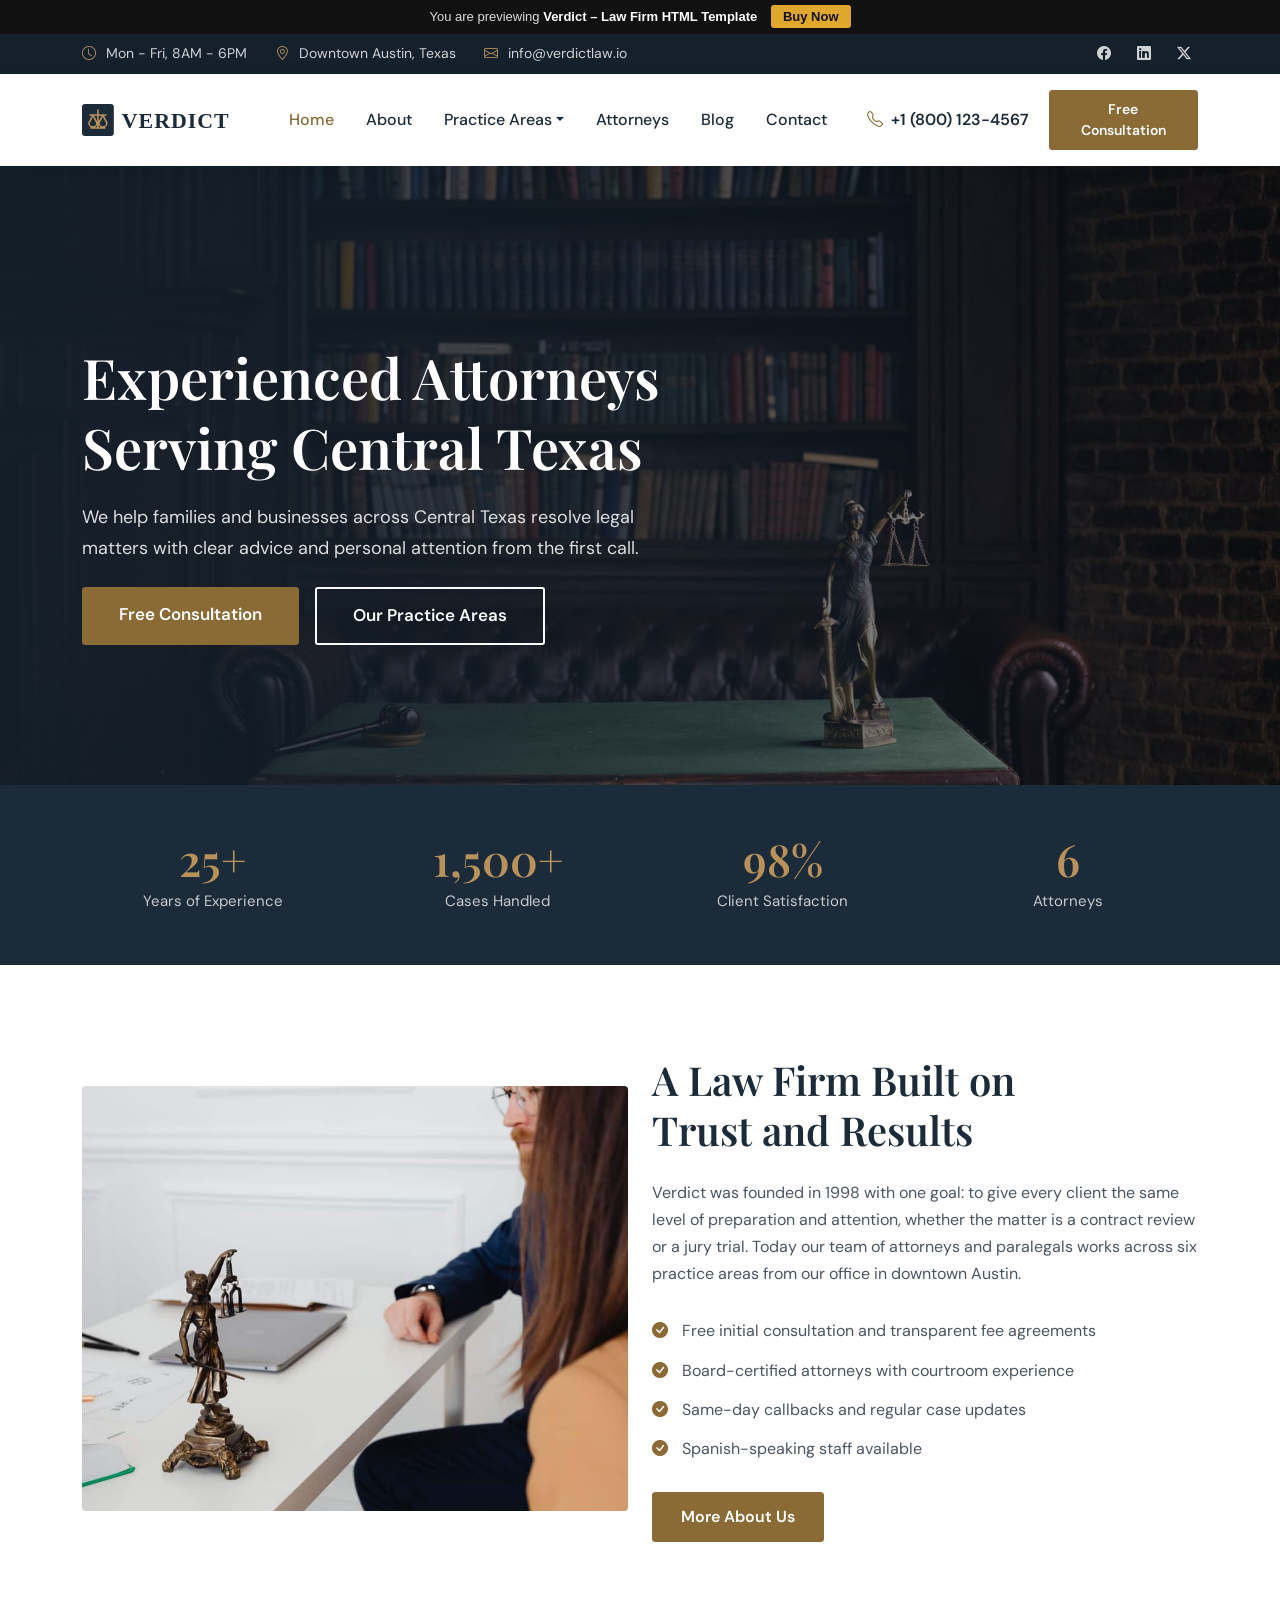
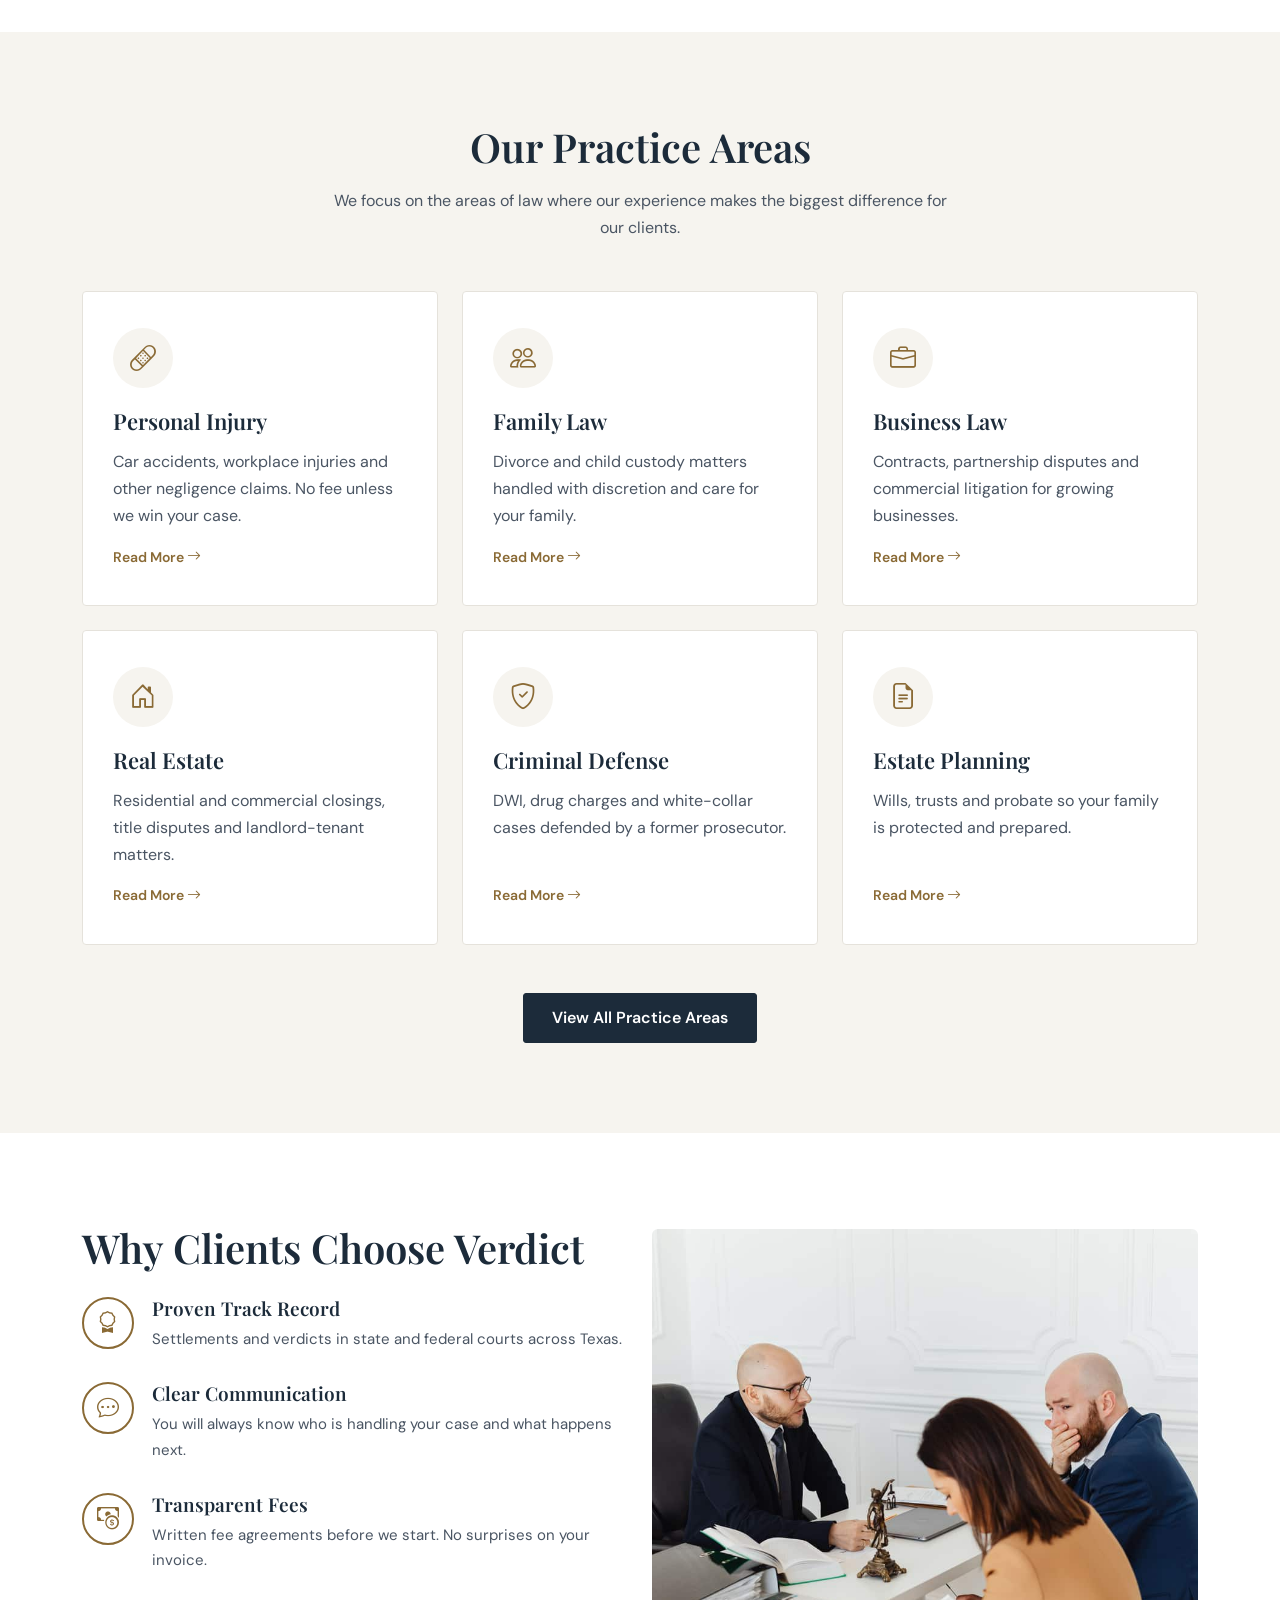
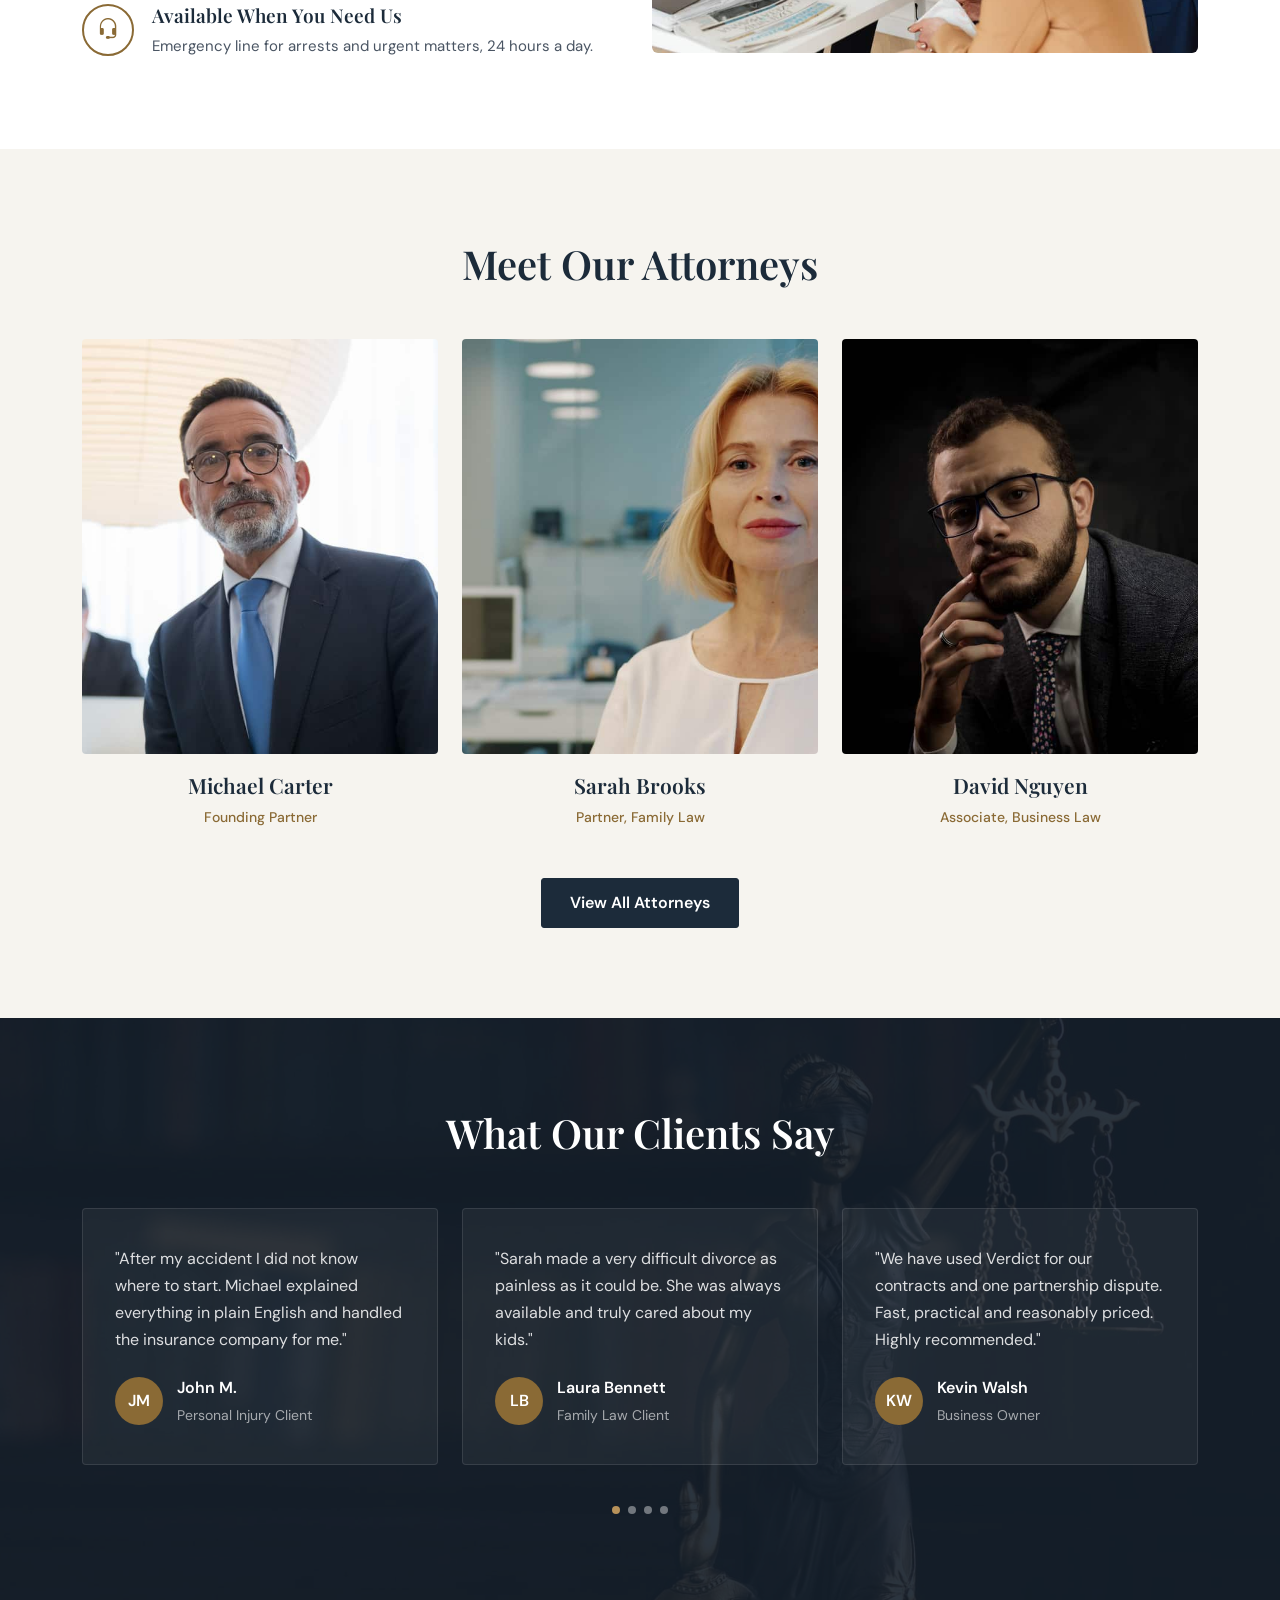
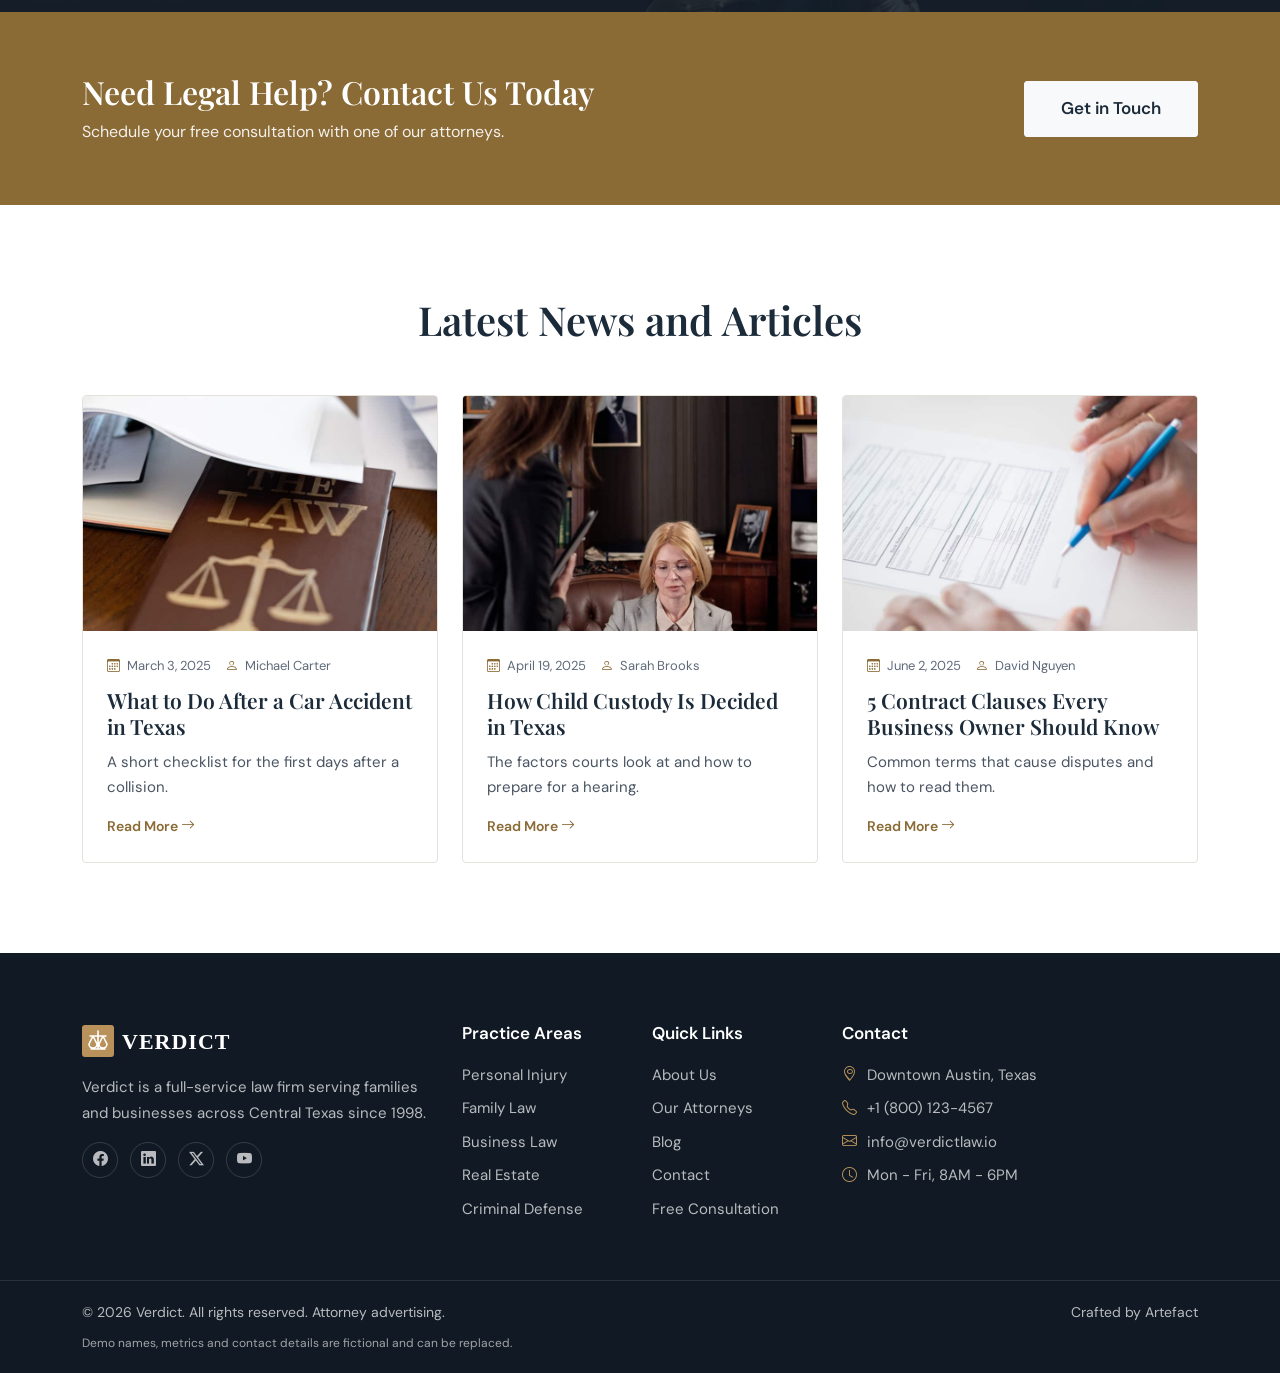
<file: index.html>
<!DOCTYPE html>
<html lang="en" class="no-js">
<head>
  <meta charset="utf-8">
  <meta name="viewport" content="width=device-width, initial-scale=1">
  <title>Verdict - Law Firm HTML Template</title>
  <meta name="description" content="Verdict is a responsive Bootstrap 5 HTML template for law firms, attorneys and legal consultants.">
  <meta name="author" content="Artefact">
  <meta name="theme-color" content="#1c2b3a">
  <meta property="og:title" content="Verdict - Law Firm HTML Template">
  <meta property="og:description" content="Verdict is a responsive Bootstrap 5 HTML template for law firms, attorneys and legal consultants.">
  <meta property="og:type" content="website">
  <meta property="og:image" content="assets/img/og-image.jpg">
  <link rel="icon" href="assets/img/favicon.png" type="image/png">
  <link rel="preload" as="image" href="assets/img/banner_pexels-photo-6077091.jpg">
  <!-- Vendor CSS -->
  <link rel="stylesheet" href="assets/vendors/bootstrap/css/bootstrap.min.css">
  <link rel="stylesheet" href="assets/vendors/bootstrap-icons/bootstrap-icons.min.css">
  <link rel="stylesheet" href="assets/vendors/aos/aos.css">
  <link rel="stylesheet" href="assets/vendors/swiper/swiper-bundle.min.css">

  <!-- Template CSS -->
  <link rel="stylesheet" href="assets/css/style.css">
  <link rel="stylesheet" href="./assets/css/preview-bar.css">
</head>
<body>
  <div class="template-preview-bar">You are previewing <strong>Verdict – Law Firm HTML Template</strong> <a href="https://www.codester.com/items/71493/verdict-law-firm-html-template" target="_blank" rel="noopener">Buy Now</a></div>


  <!-- ====== Top Bar ====== -->
  <div class="topbar d-none d-lg-block">
    <div class="container d-flex justify-content-between align-items-center">
      <ul class="list-inline mb-0 topbar-info">
        <li class="list-inline-item"><i class="bi bi-clock"></i> Mon - Fri, 8AM - 6PM</li>
        <li class="list-inline-item"><i class="bi bi-geo-alt"></i> Downtown Austin, Texas</li>
        <li class="list-inline-item"><a href="mailto:info@verdictlaw.io"><i class="bi bi-envelope"></i> info@verdictlaw.io</a></li>
      </ul>
      <ul class="list-inline mb-0 topbar-social">
        <li class="list-inline-item"><a href="https://facebook.com" target="_blank" rel="noopener" title="Facebook"><i class="bi bi-facebook"></i></a></li>
        <li class="list-inline-item"><a href="https://linkedin.com" target="_blank" rel="noopener" title="LinkedIn"><i class="bi bi-linkedin"></i></a></li>
        <li class="list-inline-item"><a href="https://twitter.com" target="_blank" rel="noopener" title="Twitter"><i class="bi bi-twitter-x"></i></a></li>
      </ul>
    </div>
  </div>

  <!-- ====== Header / Navbar ====== -->
  <header class="site-header sticky-top" id="header">
    <nav class="navbar navbar-expand-lg">
      <div class="container">
        <a class="navbar-brand" href="index.html">
          <img src="assets/img/logo.svg" alt="Verdict" width="176" height="36">
        </a>
        <button class="navbar-toggler" type="button" data-bs-toggle="collapse" data-bs-target="#mainNav" aria-controls="mainNav" aria-expanded="false" aria-label="Toggle navigation">
          <span class="navbar-toggler-icon"></span>
        </button>
        <div class="collapse navbar-collapse" id="mainNav">
          <ul class="navbar-nav ms-auto mb-2 mb-lg-0">
            <li class="nav-item"><a class="nav-link active" href="index.html">Home</a></li>
            <li class="nav-item"><a class="nav-link" href="about.html">About</a></li>
            <li class="nav-item dropdown">
              <a class="nav-link dropdown-toggle" href="practice-areas.html" role="button" data-bs-toggle="dropdown" aria-expanded="false">Practice Areas</a>
              <ul class="dropdown-menu">
                <li><a class="dropdown-item" href="practice-areas.html">All Practice Areas</a></li>
                <li><hr class="dropdown-divider"></li>
                <li><a class="dropdown-item" href="practice-single.html">Personal Injury</a></li>
                <li><a class="dropdown-item" href="practice-single.html">Family Law</a></li>
                <li><a class="dropdown-item" href="practice-single.html">Business Law</a></li>
                <li><a class="dropdown-item" href="practice-single.html">Real Estate</a></li>
                <li><a class="dropdown-item" href="practice-single.html">Criminal Defense</a></li>
                <li><a class="dropdown-item" href="practice-single.html">Estate Planning</a></li>
              </ul>
            </li>
            <li class="nav-item"><a class="nav-link" href="attorneys.html">Attorneys</a></li>
            <li class="nav-item"><a class="nav-link" href="blog.html">Blog</a></li>
            <li class="nav-item"><a class="nav-link" href="contact.html">Contact</a></li>
          </ul>
          <div class="header-cta ms-lg-4">
            <a href="tel:+18001234567" class="header-phone"><i class="bi bi-telephone"></i> +1 (800) 123-4567</a>
            <a href="contact.html" class="btn btn-primary btn-sm">Free Consultation</a>
          </div>
        </div>
      </div>
    </nav>
  </header>

  <main>


  <!-- ====== Banner Section ====== -->
  <section class="banner">
    <img src="assets/img/banner_pexels-photo-6077091.jpg" alt="" class="banner-bg" width="1920" height="1080" fetchpriority="high">
    <div class="container">
      <div class="row">
        <div class="col-lg-8">
          <h1>Experienced Attorneys Serving Central Texas</h1>
          <p>We help families and businesses across Central Texas resolve legal matters with clear advice and personal attention from the first call.</p>
          <div class="d-flex flex-wrap gap-3 mt-4">
            <a href="contact.html" class="btn btn-primary btn-lg">Free Consultation</a>
            <a href="practice-areas.html" class="btn btn-outline-light btn-lg">Our Practice Areas</a>
          </div>
        </div>
      </div>
    </div>
  </section>

  <!-- ====== Counters ====== -->
  <section class="stats">
    <div class="container">
      <div class="row gy-4">
        <div class="col-6 col-md-3">
          <div class="stat-item">
            <div class="stat-number" data-counter="25" data-suffix="+">25+</div>
            <div class="stat-label">Years of Experience</div>
          </div>
        </div>
        <div class="col-6 col-md-3">
          <div class="stat-item">
            <div class="stat-number" data-counter="1500" data-suffix="+">1,500+</div>
            <div class="stat-label">Cases Handled</div>
          </div>
        </div>
        <div class="col-6 col-md-3">
          <div class="stat-item">
            <div class="stat-number" data-counter="98" data-suffix="%">98%</div>
            <div class="stat-label">Client Satisfaction</div>
          </div>
        </div>
        <div class="col-6 col-md-3">
          <div class="stat-item">
            <div class="stat-number" data-counter="6">6</div>
            <div class="stat-label">Attorneys</div>
          </div>
        </div>
      </div>
    </div>
  </section>

  <!-- ====== About Section ====== -->
  <section class="about">
    <div class="container">
      <div class="row align-items-center gy-5">
        <div class="col-lg-6" data-aos="fade-right">
          <div class="about-img">
            <img src="assets/img/about_pexels-photo-7876314.jpg" alt="Our office" width="900" height="700" loading="lazy">
          </div>
        </div>
        <div class="col-lg-6" data-aos="fade-left">
          <div class="section-title text-start mb-4">
            <h2>A Law Firm Built on Trust and Results</h2>
          </div>
          <p>Verdict was founded in 1998 with one goal: to give every client the same level of preparation and attention, whether the matter is a contract review or a jury trial. Today our team of attorneys and paralegals works across six practice areas from our office in downtown Austin.</p>
          <ul class="about-list">
            <li>Free initial consultation and transparent fee agreements</li>
            <li>Board-certified attorneys with courtroom experience</li>
            <li>Same-day callbacks and regular case updates</li>
            <li>Spanish-speaking staff available</li>
          </ul>
          <a href="about.html" class="btn btn-primary">More About Us</a>
        </div>
      </div>
    </div>
  </section>

  <!-- ====== Practice Areas Section ====== -->
  <section class="practice-areas bg-light">
    <div class="container">
      <div class="section-title text-center" data-aos="fade-up">
        <h2>Our Practice Areas</h2>
        <p>We focus on the areas of law where our experience makes the biggest difference for our clients.</p>
      </div>
      <div class="row gy-4">
        <div class="col-lg-4 col-md-6" data-aos="fade-up">
          <div class="practice-card">
            <div class="icon"><i class="bi bi-bandaid"></i></div>
            <h3><a href="practice-single.html">Personal Injury</a></h3>
            <p>Car accidents, workplace injuries and other negligence claims. No fee unless we win your case.</p>
            <a href="practice-single.html" class="read-more">Read More <i class="bi bi-arrow-right"></i></a>
          </div>
        </div>
        <div class="col-lg-4 col-md-6" data-aos="fade-up" data-aos-delay="100">
          <div class="practice-card">
            <div class="icon"><i class="bi bi-people"></i></div>
            <h3><a href="practice-single.html">Family Law</a></h3>
            <p>Divorce and child custody matters handled with discretion and care for your family.</p>
            <a href="practice-single.html" class="read-more">Read More <i class="bi bi-arrow-right"></i></a>
          </div>
        </div>
        <div class="col-lg-4 col-md-6" data-aos="fade-up" data-aos-delay="200">
          <div class="practice-card">
            <div class="icon"><i class="bi bi-briefcase"></i></div>
            <h3><a href="practice-single.html">Business Law</a></h3>
            <p>Contracts, partnership disputes and commercial litigation for growing businesses.</p>
            <a href="practice-single.html" class="read-more">Read More <i class="bi bi-arrow-right"></i></a>
          </div>
        </div>
        <div class="col-lg-4 col-md-6" data-aos="fade-up">
          <div class="practice-card">
            <div class="icon"><i class="bi bi-house-door"></i></div>
            <h3><a href="practice-single.html">Real Estate</a></h3>
            <p>Residential and commercial closings, title disputes and landlord-tenant matters.</p>
            <a href="practice-single.html" class="read-more">Read More <i class="bi bi-arrow-right"></i></a>
          </div>
        </div>
        <div class="col-lg-4 col-md-6" data-aos="fade-up" data-aos-delay="100">
          <div class="practice-card">
            <div class="icon"><i class="bi bi-shield-check"></i></div>
            <h3><a href="practice-single.html">Criminal Defense</a></h3>
            <p>DWI, drug charges and white-collar cases defended by a former prosecutor.</p>
            <a href="practice-single.html" class="read-more">Read More <i class="bi bi-arrow-right"></i></a>
          </div>
        </div>
        <div class="col-lg-4 col-md-6" data-aos="fade-up" data-aos-delay="200">
          <div class="practice-card">
            <div class="icon"><i class="bi bi-file-earmark-text"></i></div>
            <h3><a href="practice-single.html">Estate Planning</a></h3>
            <p>Wills, trusts and probate so your family is protected and prepared.</p>
            <a href="practice-single.html" class="read-more">Read More <i class="bi bi-arrow-right"></i></a>
          </div>
        </div>
      </div>
      <div class="text-center mt-5">
        <a href="practice-areas.html" class="btn btn-dark">View All Practice Areas</a>
      </div>
    </div>
  </section>

  <!-- ====== Why Choose Us Section ====== -->
  <section class="why-us">
    <div class="container">
      <div class="row align-items-center gy-5">
        <div class="col-lg-6" data-aos="fade-right">
          <div class="section-title text-start mb-4">
            <h2>Why Clients Choose Verdict</h2>
          </div>
          <div class="feature-item">
            <div class="icon"><i class="bi bi-award"></i></div>
            <div>
              <h3>Proven Track Record</h3>
              <p>Settlements and verdicts in state and federal courts across Texas.</p>
            </div>
          </div>
          <div class="feature-item">
            <div class="icon"><i class="bi bi-chat-dots"></i></div>
            <div>
              <h3>Clear Communication</h3>
              <p>You will always know who is handling your case and what happens next.</p>
            </div>
          </div>
          <div class="feature-item">
            <div class="icon"><i class="bi bi-cash-coin"></i></div>
            <div>
              <h3>Transparent Fees</h3>
              <p>Written fee agreements before we start. No surprises on your invoice.</p>
            </div>
          </div>
          <div class="feature-item mb-0">
            <div class="icon"><i class="bi bi-headset"></i></div>
            <div>
              <h3>Available When You Need Us</h3>
              <p>Emergency line for arrests and urgent matters, 24 hours a day.</p>
            </div>
          </div>
        </div>
        <div class="col-lg-6" data-aos="fade-left">
          <img src="assets/img/why-us_pexels-photo-7876150.jpg" alt="Meeting with a client" class="rounded" width="900" height="700" loading="lazy">
        </div>
      </div>
    </div>
  </section>

  <!-- ====== Attorneys Section ====== -->
  <section class="attorneys bg-light">
    <div class="container">
      <div class="section-title text-center" data-aos="fade-up">
        <h2>Meet Our Attorneys</h2>
      </div>
      <div class="row gy-4">
        <div class="col-lg-4 col-md-6" data-aos="fade-up">
          <div class="team-card">
            <div class="team-img">
              <a href="attorney-single.html"><img src="assets/img/team-1_pexels-photo-8428101.jpg" alt="Michael Carter" width="600" height="700" loading="lazy"></a>
              <div class="team-social">
                <a href="https://linkedin.com" target="_blank" rel="noopener" title="LinkedIn"><i class="bi bi-linkedin"></i></a>
                <a href="mailto:info@verdictlaw.io" title="Email"><i class="bi bi-envelope"></i></a>
              </div>
            </div>
            <h3><a href="attorney-single.html">Michael Carter</a></h3>
            <span>Founding Partner</span>
          </div>
        </div>
        <div class="col-lg-4 col-md-6" data-aos="fade-up" data-aos-delay="100">
          <div class="team-card">
            <div class="team-img">
              <a href="attorney-single.html"><img src="assets/img/team-2_pexels-photo-39204882.jpg" alt="Sarah Brooks" width="600" height="700" loading="lazy"></a>
              <div class="team-social">
                <a href="https://linkedin.com" target="_blank" rel="noopener" title="LinkedIn"><i class="bi bi-linkedin"></i></a>
                <a href="mailto:info@verdictlaw.io" title="Email"><i class="bi bi-envelope"></i></a>
              </div>
            </div>
            <h3><a href="attorney-single.html">Sarah Brooks</a></h3>
            <span>Partner, Family Law</span>
          </div>
        </div>
        <div class="col-lg-4 col-md-6" data-aos="fade-up" data-aos-delay="200">
          <div class="team-card">
            <div class="team-img">
              <a href="attorney-single.html"><img src="assets/img/team-3_pexels-photo-10657877.jpg" alt="David Nguyen" width="600" height="700" loading="lazy"></a>
              <div class="team-social">
                <a href="https://linkedin.com" target="_blank" rel="noopener" title="LinkedIn"><i class="bi bi-linkedin"></i></a>
                <a href="mailto:info@verdictlaw.io" title="Email"><i class="bi bi-envelope"></i></a>
              </div>
            </div>
            <h3><a href="attorney-single.html">David Nguyen</a></h3>
            <span>Associate, Business Law</span>
          </div>
        </div>
      </div>
      <div class="text-center mt-5">
        <a href="attorneys.html" class="btn btn-dark">View All Attorneys</a>
      </div>
    </div>
  </section>

  <!-- ====== Testimonials Section ====== -->
  <section class="testimonials">
    <div class="container">
      <div class="section-title text-center" data-aos="fade-up">
        <h2>What Our Clients Say</h2>
      </div>
      <div class="swiper testimonials-slider" data-aos="fade-up">
        <div class="swiper-wrapper">
          <div class="swiper-slide">
            <div class="testimonial-item">
              <p>"After my accident I did not know where to start. Michael explained everything in plain English and handled the insurance company for me."</p>
              <div class="author">
                <div class="avatar">JM</div>
                <div><strong>John M.</strong><small>Personal Injury Client</small></div>
              </div>
            </div>
          </div>
          <div class="swiper-slide">
            <div class="testimonial-item">
              <p>"Sarah made a very difficult divorce as painless as it could be. She was always available and truly cared about my kids."</p>
              <div class="author">
                <div class="avatar">LB</div>
                <div><strong>Laura Bennett</strong><small>Family Law Client</small></div>
              </div>
            </div>
          </div>
          <div class="swiper-slide">
            <div class="testimonial-item">
              <p>"We have used Verdict for our contracts and one partnership dispute. Fast, practical and reasonably priced. Highly recommended."</p>
              <div class="author">
                <div class="avatar">KW</div>
                <div><strong>Kevin Walsh</strong><small>Business Owner</small></div>
              </div>
            </div>
          </div>
          <div class="swiper-slide">
            <div class="testimonial-item">
              <p>"Professional from start to finish. Our will and trust were done in two meetings and they answered all our questions."</p>
              <div class="author">
                <div class="avatar">TS</div>
                <div><strong>Tom and Mary Sullivan</strong><small>Estate Planning Clients</small></div>
              </div>
            </div>
          </div>
        </div>
        <div class="swiper-pagination"></div>
      </div>
    </div>
  </section>

  <!-- ====== CTA Section ====== -->
  <section class="cta">
    <div class="container">
      <div class="row align-items-center gy-3">
        <div class="col-lg-8" data-aos="fade-right">
          <h2>Need Legal Help? Contact Us Today</h2>
          <p>Schedule your free consultation with one of our attorneys.</p>
        </div>
        <div class="col-lg-4 text-lg-end" data-aos="fade-left">
          <a href="contact.html" class="btn btn-light btn-lg">Get in Touch</a>
        </div>
      </div>
    </div>
  </section>

  <!-- ====== Blog Section ====== -->
  <section class="blog">
    <div class="container">
      <div class="section-title text-center" data-aos="fade-up">
        <h2>Latest News and Articles</h2>
      </div>
      <div class="row gy-4">
        <div class="col-lg-4 col-md-6" data-aos="fade-up">
          <div class="blog-card">
            <div class="blog-img"><a href="blog-single.html"><img src="assets/img/blog/post-1_pexels-photo-8731036.jpg" alt="Car accident checklist" width="800" height="530" loading="lazy"></a></div>
            <div class="blog-body">
              <div class="blog-meta"><span><i class="bi bi-calendar3"></i> March 3, 2025</span><span><i class="bi bi-person"></i> Michael Carter</span></div>
              <h3><a href="blog-single.html">What to Do After a Car Accident in Texas</a></h3>
              <p>A short checklist for the first days after a collision.</p>
              <a href="blog-single.html" class="read-more">Read More <i class="bi bi-arrow-right"></i></a>
            </div>
          </div>
        </div>
        <div class="col-lg-4 col-md-6" data-aos="fade-up" data-aos-delay="100">
          <div class="blog-card">
            <div class="blog-img"><a href="blog-single.html"><img src="assets/img/blog/post-2_pexels-photo-4427501.jpg" alt="Family law" width="800" height="530" loading="lazy"></a></div>
            <div class="blog-body">
              <div class="blog-meta"><span><i class="bi bi-calendar3"></i> April 19, 2025</span><span><i class="bi bi-person"></i> Sarah Brooks</span></div>
              <h3><a href="blog-single.html">How Child Custody Is Decided in Texas</a></h3>
              <p>The factors courts look at and how to prepare for a hearing.</p>
              <a href="blog-single.html" class="read-more">Read More <i class="bi bi-arrow-right"></i></a>
            </div>
          </div>
        </div>
        <div class="col-lg-4 col-md-6" data-aos="fade-up" data-aos-delay="200">
          <div class="blog-card">
            <div class="blog-img"><a href="blog-single.html"><img src="assets/img/blog/post-3_pexels-photo-8441783.jpg" alt="Business contract" width="800" height="530" loading="lazy"></a></div>
            <div class="blog-body">
              <div class="blog-meta"><span><i class="bi bi-calendar3"></i> June 2, 2025</span><span><i class="bi bi-person"></i> David Nguyen</span></div>
              <h3><a href="blog-single.html">5 Contract Clauses Every Business Owner Should Know</a></h3>
              <p>Common terms that cause disputes and how to read them.</p>
              <a href="blog-single.html" class="read-more">Read More <i class="bi bi-arrow-right"></i></a>
            </div>
          </div>
        </div>
      </div>
    </div>
  </section>


  </main>

  <!-- ====== Footer ====== -->
  <footer class="site-footer">
    <div class="container">
      <div class="row gy-4">
        <div class="col-lg-4 col-md-6">
          <a href="index.html" class="footer-logo"><img src="assets/img/logo-white.svg" alt="Verdict" width="176" height="36"></a>
          <p class="mt-3">Verdict is a full-service law firm serving families and businesses across Central Texas since 1998.</p>
          <ul class="list-inline footer-social mb-0">
            <li class="list-inline-item"><a href="https://facebook.com" target="_blank" rel="noopener" title="Facebook"><i class="bi bi-facebook"></i></a></li>
            <li class="list-inline-item"><a href="https://linkedin.com" target="_blank" rel="noopener" title="LinkedIn"><i class="bi bi-linkedin"></i></a></li>
            <li class="list-inline-item"><a href="https://twitter.com" target="_blank" rel="noopener" title="Twitter"><i class="bi bi-twitter-x"></i></a></li>
            <li class="list-inline-item"><a href="https://youtube.com" target="_blank" rel="noopener" title="YouTube"><i class="bi bi-youtube"></i></a></li>
          </ul>
        </div>
        <div class="col-lg-2 col-md-6 col-6">
          <h3 class="footer-title">Practice Areas</h3>
          <ul class="footer-links">
            <li><a href="practice-single.html">Personal Injury</a></li>
            <li><a href="practice-single.html">Family Law</a></li>
            <li><a href="practice-single.html">Business Law</a></li>
            <li><a href="practice-single.html">Real Estate</a></li>
            <li><a href="practice-single.html">Criminal Defense</a></li>
          </ul>
        </div>
        <div class="col-lg-2 col-md-6 col-6">
          <h3 class="footer-title">Quick Links</h3>
          <ul class="footer-links">
            <li><a href="about.html">About Us</a></li>
            <li><a href="attorneys.html">Our Attorneys</a></li>
            <li><a href="blog.html">Blog</a></li>
            <li><a href="contact.html">Contact</a></li>
            <li><a href="contact.html">Free Consultation</a></li>
          </ul>
        </div>
        <div class="col-lg-4 col-md-6">
          <h3 class="footer-title">Contact</h3>
          <ul class="footer-contact">
            <li><i class="bi bi-geo-alt"></i> Downtown Austin, Texas</li>
            <li><i class="bi bi-telephone"></i> <a href="tel:+18001234567">+1 (800) 123-4567</a></li>
            <li><i class="bi bi-envelope"></i> <a href="mailto:info@verdictlaw.io">info@verdictlaw.io</a></li>
            <li><i class="bi bi-clock"></i> Mon - Fri, 8AM - 6PM</li>
          </ul>
        </div>
      </div>
    </div>
    <div class="footer-bottom">
      <div class="container d-flex flex-column flex-md-row justify-content-between align-items-center gap-2">
        <p class="mb-0">&copy; 2026 Verdict. All rights reserved. Attorney advertising.</p>
        <p class="mb-0">Crafted by <a href="https://www.codester.com/RelictTheme/" target="_blank" rel="noopener">Artefact</a></p>
      </div>
      <div class="container">
        <p class="footer-note mb-0">Demo names, metrics and contact details are fictional and can be replaced.</p>
      </div>
    </div>
  </footer>

  <!-- Back to top -->
  <a href="#" class="back-to-top" id="backToTop" title="Back to top"><i class="bi bi-arrow-up"></i></a>


  <!-- Vendor JS -->
  <script src="assets/vendors/bootstrap/js/bootstrap.bundle.min.js"></script>
  <script src="assets/vendors/aos/aos.js"></script>
  <script src="assets/vendors/swiper/swiper-bundle.min.js"></script>

  <!-- Template JS -->
  <script src="assets/js/main.js"></script>
</body>
</html>
</file>
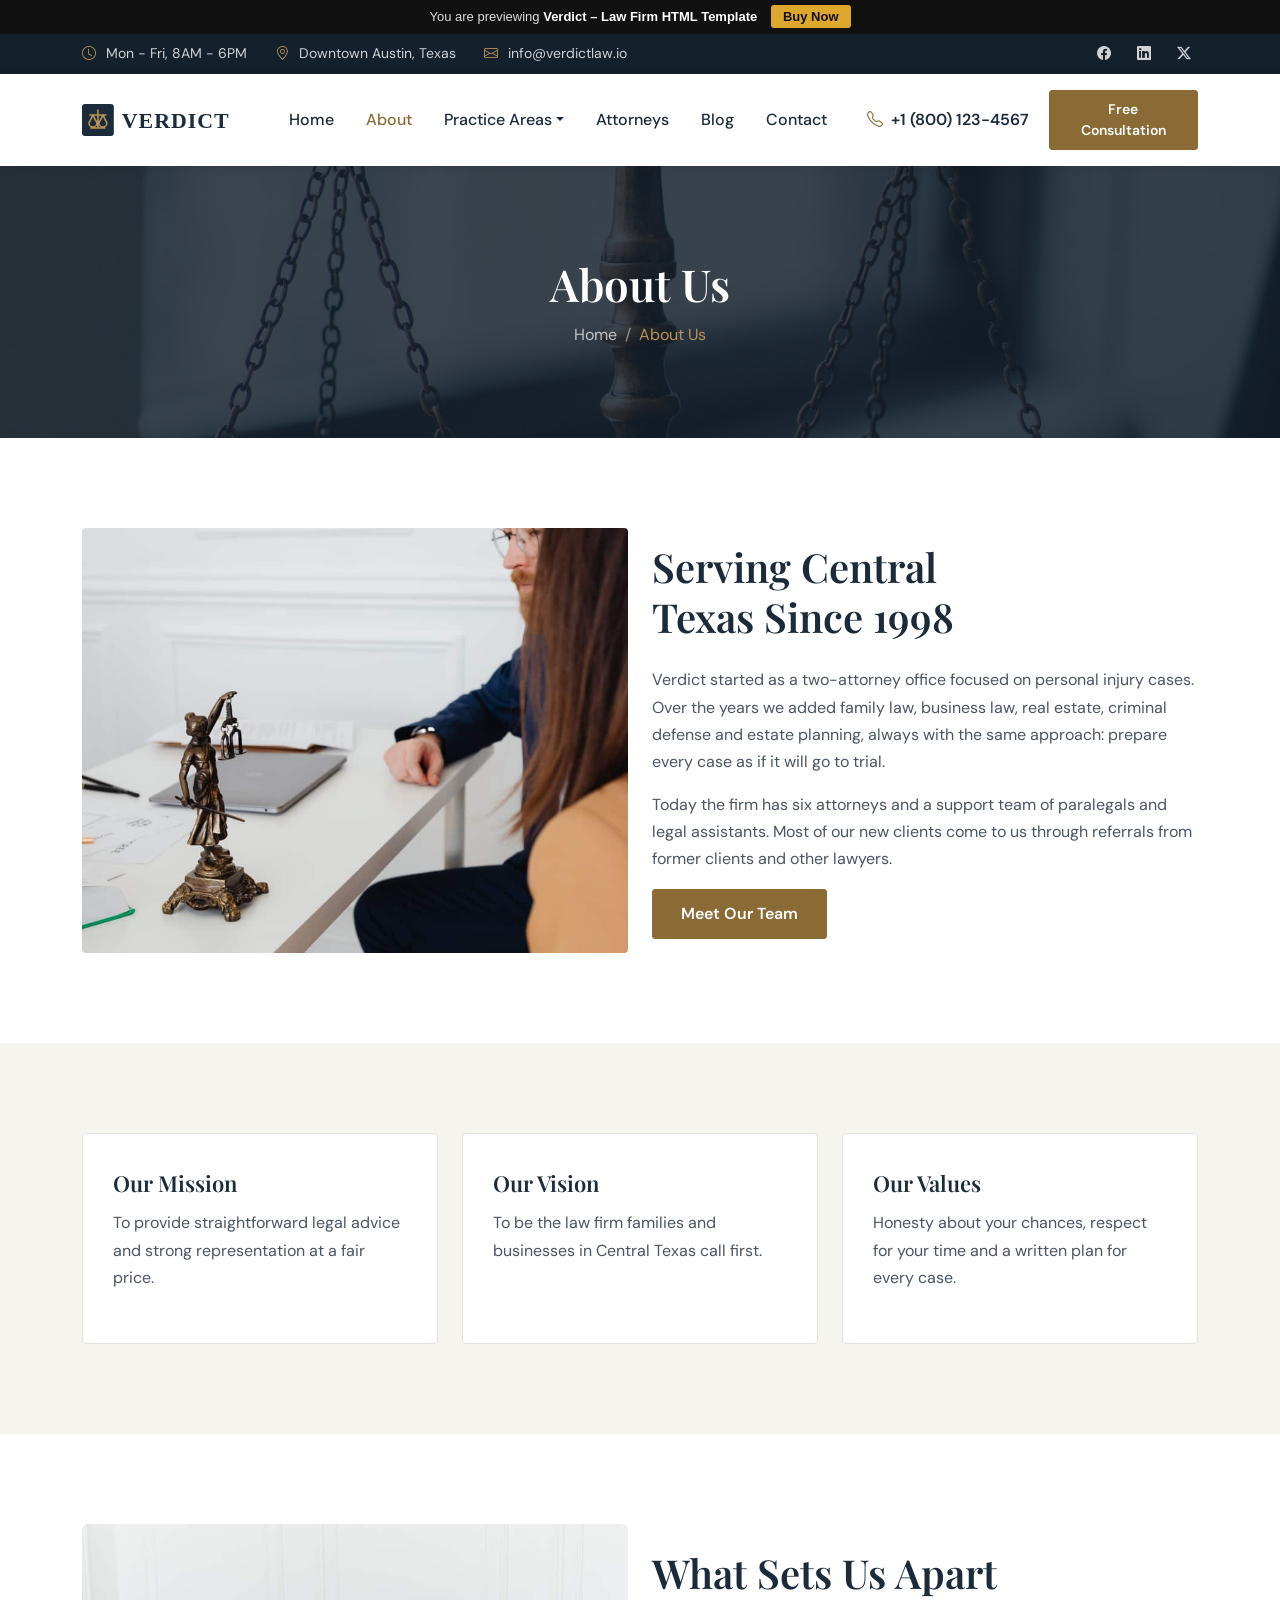
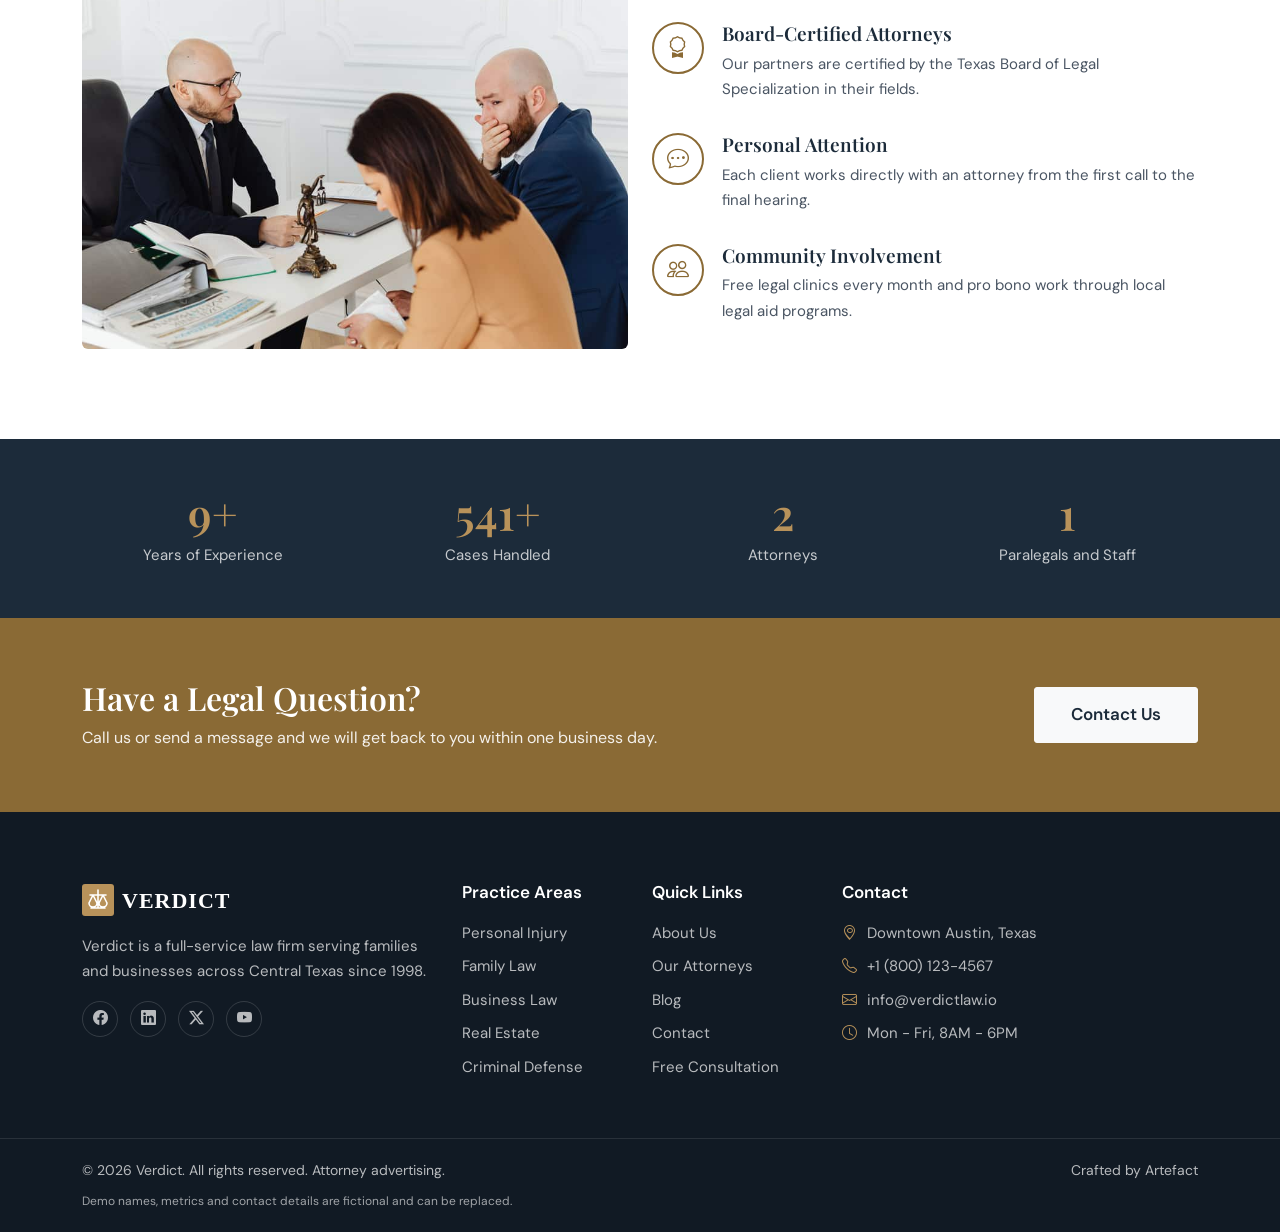
<file: about.html>
<!DOCTYPE html>
<html lang="en" class="no-js">
<head>
  <meta charset="utf-8">
  <meta name="viewport" content="width=device-width, initial-scale=1">
  <title>About Us - Verdict</title>
  <meta name="description" content="Learn about Verdict, a full-service law firm serving Central Texas since 1998.">
  <meta name="author" content="Artefact">
  <meta name="theme-color" content="#1c2b3a">
  <meta property="og:title" content="About Us - Verdict">
  <meta property="og:description" content="Learn about Verdict, a full-service law firm serving Central Texas since 1998.">
  <meta property="og:type" content="website">
  <meta property="og:image" content="assets/img/og-image.jpg">
  <link rel="icon" href="assets/img/favicon.png" type="image/png">
  <link rel="preload" as="image" href="assets/img/page-title_pexels-photo-5669602.jpg">
  <!-- Vendor CSS -->
  <link rel="stylesheet" href="assets/vendors/bootstrap/css/bootstrap.min.css">
  <link rel="stylesheet" href="assets/vendors/bootstrap-icons/bootstrap-icons.min.css">
  <link rel="stylesheet" href="assets/vendors/aos/aos.css">
  <link rel="stylesheet" href="assets/vendors/swiper/swiper-bundle.min.css">

  <!-- Template CSS -->
  <link rel="stylesheet" href="assets/css/style.css">
  <link rel="stylesheet" href="./assets/css/preview-bar.css">
</head>
<body>
  <div class="template-preview-bar">You are previewing <strong>Verdict – Law Firm HTML Template</strong> <a href="https://www.codester.com/items/71493/verdict-law-firm-html-template" target="_blank" rel="noopener">Buy Now</a></div>


  <!-- ====== Top Bar ====== -->
  <div class="topbar d-none d-lg-block">
    <div class="container d-flex justify-content-between align-items-center">
      <ul class="list-inline mb-0 topbar-info">
        <li class="list-inline-item"><i class="bi bi-clock"></i> Mon - Fri, 8AM - 6PM</li>
        <li class="list-inline-item"><i class="bi bi-geo-alt"></i> Downtown Austin, Texas</li>
        <li class="list-inline-item"><a href="mailto:info@verdictlaw.io"><i class="bi bi-envelope"></i> info@verdictlaw.io</a></li>
      </ul>
      <ul class="list-inline mb-0 topbar-social">
        <li class="list-inline-item"><a href="https://facebook.com" target="_blank" rel="noopener" title="Facebook"><i class="bi bi-facebook"></i></a></li>
        <li class="list-inline-item"><a href="https://linkedin.com" target="_blank" rel="noopener" title="LinkedIn"><i class="bi bi-linkedin"></i></a></li>
        <li class="list-inline-item"><a href="https://twitter.com" target="_blank" rel="noopener" title="Twitter"><i class="bi bi-twitter-x"></i></a></li>
      </ul>
    </div>
  </div>

  <!-- ====== Header / Navbar ====== -->
  <header class="site-header sticky-top" id="header">
    <nav class="navbar navbar-expand-lg">
      <div class="container">
        <a class="navbar-brand" href="index.html">
          <img src="assets/img/logo.svg" alt="Verdict" width="176" height="36">
        </a>
        <button class="navbar-toggler" type="button" data-bs-toggle="collapse" data-bs-target="#mainNav" aria-controls="mainNav" aria-expanded="false" aria-label="Toggle navigation">
          <span class="navbar-toggler-icon"></span>
        </button>
        <div class="collapse navbar-collapse" id="mainNav">
          <ul class="navbar-nav ms-auto mb-2 mb-lg-0">
            <li class="nav-item"><a class="nav-link" href="index.html">Home</a></li>
            <li class="nav-item"><a class="nav-link active" href="about.html">About</a></li>
            <li class="nav-item dropdown">
              <a class="nav-link dropdown-toggle" href="practice-areas.html" role="button" data-bs-toggle="dropdown" aria-expanded="false">Practice Areas</a>
              <ul class="dropdown-menu">
                <li><a class="dropdown-item" href="practice-areas.html">All Practice Areas</a></li>
                <li><hr class="dropdown-divider"></li>
                <li><a class="dropdown-item" href="practice-single.html">Personal Injury</a></li>
                <li><a class="dropdown-item" href="practice-single.html">Family Law</a></li>
                <li><a class="dropdown-item" href="practice-single.html">Business Law</a></li>
                <li><a class="dropdown-item" href="practice-single.html">Real Estate</a></li>
                <li><a class="dropdown-item" href="practice-single.html">Criminal Defense</a></li>
                <li><a class="dropdown-item" href="practice-single.html">Estate Planning</a></li>
              </ul>
            </li>
            <li class="nav-item"><a class="nav-link" href="attorneys.html">Attorneys</a></li>
            <li class="nav-item"><a class="nav-link" href="blog.html">Blog</a></li>
            <li class="nav-item"><a class="nav-link" href="contact.html">Contact</a></li>
          </ul>
          <div class="header-cta ms-lg-4">
            <a href="tel:+18001234567" class="header-phone"><i class="bi bi-telephone"></i> +1 (800) 123-4567</a>
            <a href="contact.html" class="btn btn-primary btn-sm">Free Consultation</a>
          </div>
        </div>
      </div>
    </nav>
  </header>

  <main>


  <!-- ====== Page Title ====== -->
  <section class="page-title text-center">
    <div class="container">
      <h1>About Us</h1>
      <nav aria-label="breadcrumb">
        <ol class="breadcrumb">
          <li class="breadcrumb-item"><a href="index.html">Home</a></li>
          <li class="breadcrumb-item active">About Us</li>
        </ol>
      </nav>
    </div>
  </section>

  <!-- ====== About Section ====== -->
  <section class="about">
    <div class="container">
      <div class="row align-items-center gy-5">
        <div class="col-lg-6" data-aos="fade-right">
          <div class="about-img">
            <img src="assets/img/about_pexels-photo-7876314.jpg" alt="Our office" width="900" height="700" loading="lazy">
          </div>
        </div>
        <div class="col-lg-6" data-aos="fade-left">
          <div class="section-title text-start mb-4">
            <h2>Serving Central Texas Since 1998</h2>
          </div>
          <p>Verdict started as a two-attorney office focused on personal injury cases. Over the years we added family law, business law, real estate, criminal defense and estate planning, always with the same approach: prepare every case as if it will go to trial.</p>
          <p>Today the firm has six attorneys and a support team of paralegals and legal assistants. Most of our new clients come to us through referrals from former clients and other lawyers.</p>
          <a href="attorneys.html" class="btn btn-primary">Meet Our Team</a>
        </div>
      </div>
    </div>
  </section>

  <!-- ====== Mission Section ====== -->
  <section class="mission bg-light">
    <div class="container">
      <div class="row gy-4">
        <div class="col-md-4" data-aos="fade-up">
          <div class="practice-card">
            <h3>Our Mission</h3>
            <p>To provide straightforward legal advice and strong representation at a fair price.</p>
          </div>
        </div>
        <div class="col-md-4" data-aos="fade-up" data-aos-delay="100">
          <div class="practice-card">
            <h3>Our Vision</h3>
            <p>To be the law firm families and businesses in Central Texas call first.</p>
          </div>
        </div>
        <div class="col-md-4" data-aos="fade-up" data-aos-delay="200">
          <div class="practice-card">
            <h3>Our Values</h3>
            <p>Honesty about your chances, respect for your time and a written plan for every case.</p>
          </div>
        </div>
      </div>
    </div>
  </section>

  <!-- ====== Why Choose Us Section ====== -->
  <section class="why-us">
    <div class="container">
      <div class="row align-items-center gy-5">
        <div class="col-lg-6 order-lg-2" data-aos="fade-left">
          <div class="section-title text-start mb-4">
            <h2>What Sets Us Apart</h2>
          </div>
          <div class="feature-item">
            <div class="icon"><i class="bi bi-award"></i></div>
            <div>
              <h3>Board-Certified Attorneys</h3>
              <p>Our partners are certified by the Texas Board of Legal Specialization in their fields.</p>
            </div>
          </div>
          <div class="feature-item">
            <div class="icon"><i class="bi bi-chat-dots"></i></div>
            <div>
              <h3>Personal Attention</h3>
              <p>Each client works directly with an attorney from the first call to the final hearing.</p>
            </div>
          </div>
          <div class="feature-item mb-0">
            <div class="icon"><i class="bi bi-people"></i></div>
            <div>
              <h3>Community Involvement</h3>
              <p>Free legal clinics every month and pro bono work through local legal aid programs.</p>
            </div>
          </div>
        </div>
        <div class="col-lg-6 order-lg-1" data-aos="fade-right">
          <img src="assets/img/why-us_pexels-photo-7876150.jpg" alt="Meeting with a client" class="rounded" width="900" height="700" loading="lazy">
        </div>
      </div>
    </div>
  </section>

  <!-- ====== Counters ====== -->
  <section class="stats">
    <div class="container">
      <div class="row gy-4">
        <div class="col-6 col-md-3">
          <div class="stat-item">
            <div class="stat-number" data-counter="25" data-suffix="+">25+</div>
            <div class="stat-label">Years of Experience</div>
          </div>
        </div>
        <div class="col-6 col-md-3">
          <div class="stat-item">
            <div class="stat-number" data-counter="1500" data-suffix="+">1,500+</div>
            <div class="stat-label">Cases Handled</div>
          </div>
        </div>
        <div class="col-6 col-md-3">
          <div class="stat-item">
            <div class="stat-number" data-counter="6">6</div>
            <div class="stat-label">Attorneys</div>
          </div>
        </div>
        <div class="col-6 col-md-3">
          <div class="stat-item">
            <div class="stat-number" data-counter="4">4</div>
            <div class="stat-label">Paralegals and Staff</div>
          </div>
        </div>
      </div>
    </div>
  </section>

  <!-- ====== CTA Section ====== -->
  <section class="cta">
    <div class="container">
      <div class="row align-items-center gy-3">
        <div class="col-lg-8" data-aos="fade-right">
          <h2>Have a Legal Question?</h2>
          <p>Call us or send a message and we will get back to you within one business day.</p>
        </div>
        <div class="col-lg-4 text-lg-end" data-aos="fade-left">
          <a href="contact.html" class="btn btn-light btn-lg">Contact Us</a>
        </div>
      </div>
    </div>
  </section>


  </main>

  <!-- ====== Footer ====== -->
  <footer class="site-footer">
    <div class="container">
      <div class="row gy-4">
        <div class="col-lg-4 col-md-6">
          <a href="index.html" class="footer-logo"><img src="assets/img/logo-white.svg" alt="Verdict" width="176" height="36"></a>
          <p class="mt-3">Verdict is a full-service law firm serving families and businesses across Central Texas since 1998.</p>
          <ul class="list-inline footer-social mb-0">
            <li class="list-inline-item"><a href="https://facebook.com" target="_blank" rel="noopener" title="Facebook"><i class="bi bi-facebook"></i></a></li>
            <li class="list-inline-item"><a href="https://linkedin.com" target="_blank" rel="noopener" title="LinkedIn"><i class="bi bi-linkedin"></i></a></li>
            <li class="list-inline-item"><a href="https://twitter.com" target="_blank" rel="noopener" title="Twitter"><i class="bi bi-twitter-x"></i></a></li>
            <li class="list-inline-item"><a href="https://youtube.com" target="_blank" rel="noopener" title="YouTube"><i class="bi bi-youtube"></i></a></li>
          </ul>
        </div>
        <div class="col-lg-2 col-md-6 col-6">
          <h3 class="footer-title">Practice Areas</h3>
          <ul class="footer-links">
            <li><a href="practice-single.html">Personal Injury</a></li>
            <li><a href="practice-single.html">Family Law</a></li>
            <li><a href="practice-single.html">Business Law</a></li>
            <li><a href="practice-single.html">Real Estate</a></li>
            <li><a href="practice-single.html">Criminal Defense</a></li>
          </ul>
        </div>
        <div class="col-lg-2 col-md-6 col-6">
          <h3 class="footer-title">Quick Links</h3>
          <ul class="footer-links">
            <li><a href="about.html">About Us</a></li>
            <li><a href="attorneys.html">Our Attorneys</a></li>
            <li><a href="blog.html">Blog</a></li>
            <li><a href="contact.html">Contact</a></li>
            <li><a href="contact.html">Free Consultation</a></li>
          </ul>
        </div>
        <div class="col-lg-4 col-md-6">
          <h3 class="footer-title">Contact</h3>
          <ul class="footer-contact">
            <li><i class="bi bi-geo-alt"></i> Downtown Austin, Texas</li>
            <li><i class="bi bi-telephone"></i> <a href="tel:+18001234567">+1 (800) 123-4567</a></li>
            <li><i class="bi bi-envelope"></i> <a href="mailto:info@verdictlaw.io">info@verdictlaw.io</a></li>
            <li><i class="bi bi-clock"></i> Mon - Fri, 8AM - 6PM</li>
          </ul>
        </div>
      </div>
    </div>
    <div class="footer-bottom">
      <div class="container d-flex flex-column flex-md-row justify-content-between align-items-center gap-2">
        <p class="mb-0">&copy; 2026 Verdict. All rights reserved. Attorney advertising.</p>
        <p class="mb-0">Crafted by <a href="https://www.codester.com/RelictTheme/" target="_blank" rel="noopener">Artefact</a></p>
      </div>
      <div class="container">
        <p class="footer-note mb-0">Demo names, metrics and contact details are fictional and can be replaced.</p>
      </div>
    </div>
  </footer>

  <!-- Back to top -->
  <a href="#" class="back-to-top" id="backToTop" title="Back to top"><i class="bi bi-arrow-up"></i></a>


  <!-- Vendor JS -->
  <script src="assets/vendors/bootstrap/js/bootstrap.bundle.min.js"></script>
  <script src="assets/vendors/aos/aos.js"></script>
  <script src="assets/vendors/swiper/swiper-bundle.min.js"></script>

  <!-- Template JS -->
  <script src="assets/js/main.js"></script>
</body>
</html>
</file>
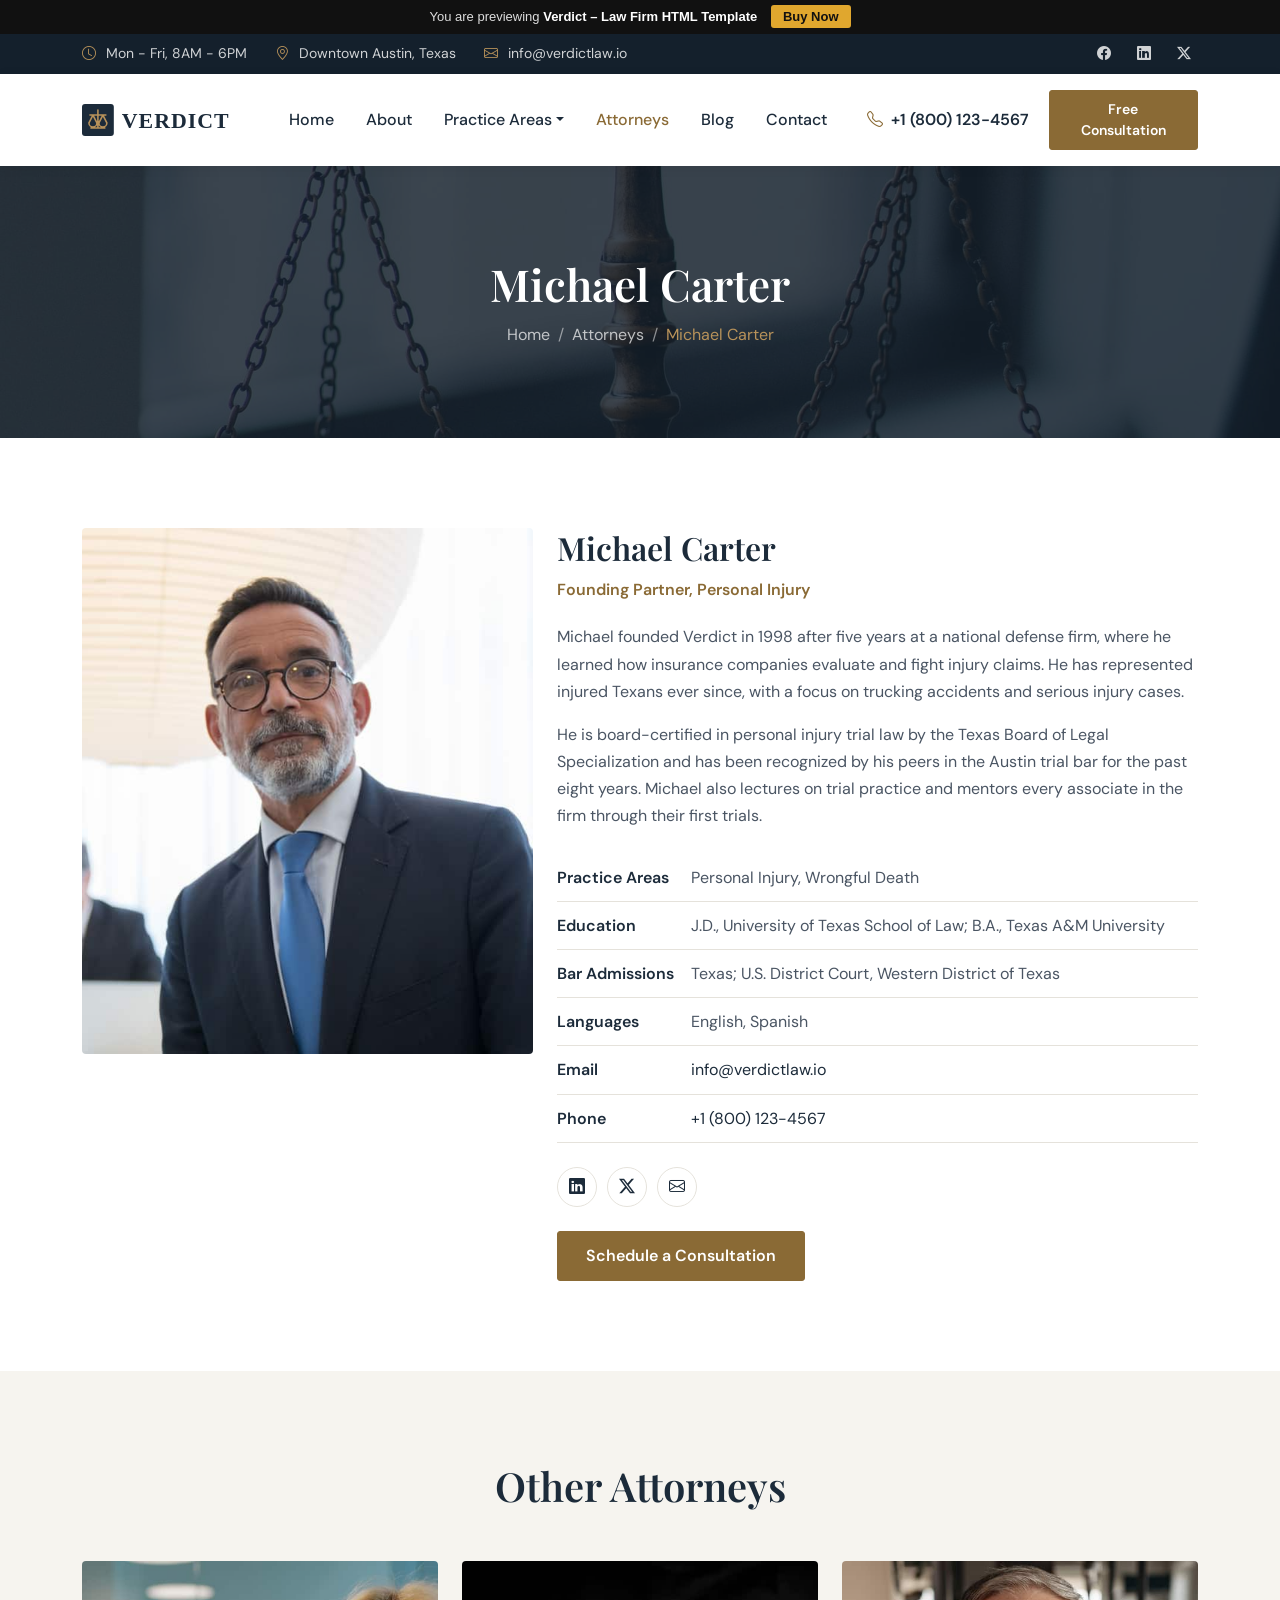
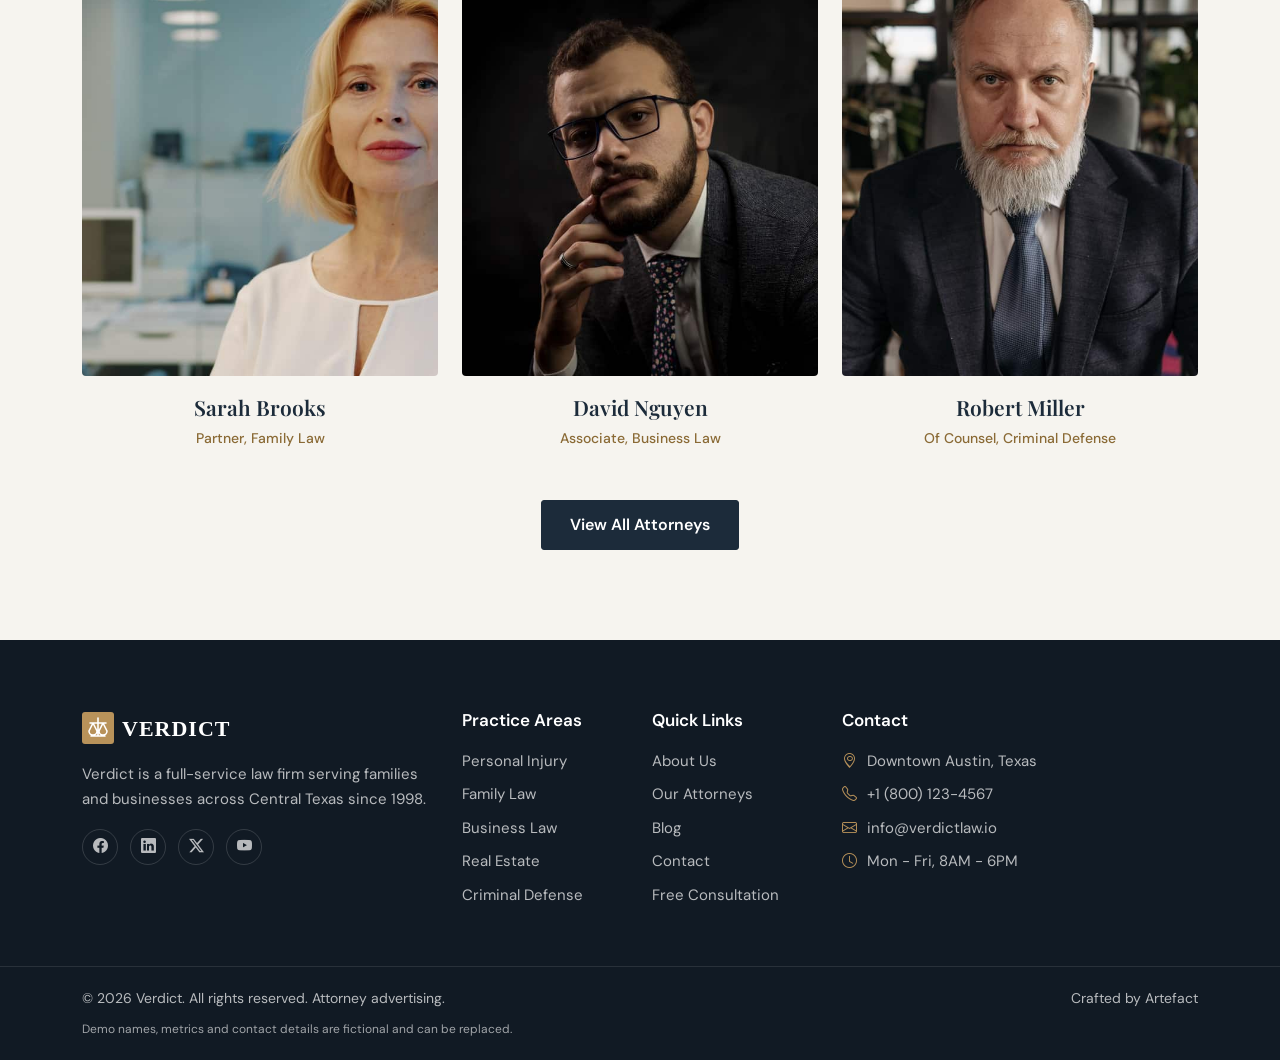
<file: attorney-single.html>
<!DOCTYPE html>
<html lang="en" class="no-js">
<head>
  <meta charset="utf-8">
  <meta name="viewport" content="width=device-width, initial-scale=1">
  <title>Michael Carter - Verdict</title>
  <meta name="description" content="Michael Carter is the founding partner of Verdict and a board-certified personal injury trial lawyer in Austin, Texas.">
  <meta name="author" content="Artefact">
  <meta name="theme-color" content="#1c2b3a">
  <meta property="og:title" content="Michael Carter - Verdict">
  <meta property="og:description" content="Michael Carter is the founding partner of Verdict and a board-certified personal injury trial lawyer in Austin, Texas.">
  <meta property="og:type" content="website">
  <meta property="og:image" content="assets/img/og-image.jpg">
  <link rel="icon" href="assets/img/favicon.png" type="image/png">
  <link rel="preload" as="image" href="assets/img/page-title_pexels-photo-5669602.jpg">
  <!-- Vendor CSS -->
  <link rel="stylesheet" href="assets/vendors/bootstrap/css/bootstrap.min.css">
  <link rel="stylesheet" href="assets/vendors/bootstrap-icons/bootstrap-icons.min.css">
  <link rel="stylesheet" href="assets/vendors/aos/aos.css">
  <link rel="stylesheet" href="assets/vendors/swiper/swiper-bundle.min.css">

  <!-- Template CSS -->
  <link rel="stylesheet" href="assets/css/style.css">
  <link rel="stylesheet" href="./assets/css/preview-bar.css">
</head>
<body>
  <div class="template-preview-bar">You are previewing <strong>Verdict – Law Firm HTML Template</strong> <a href="https://www.codester.com/items/71493/verdict-law-firm-html-template" target="_blank" rel="noopener">Buy Now</a></div>


  <!-- ====== Top Bar ====== -->
  <div class="topbar d-none d-lg-block">
    <div class="container d-flex justify-content-between align-items-center">
      <ul class="list-inline mb-0 topbar-info">
        <li class="list-inline-item"><i class="bi bi-clock"></i> Mon - Fri, 8AM - 6PM</li>
        <li class="list-inline-item"><i class="bi bi-geo-alt"></i> Downtown Austin, Texas</li>
        <li class="list-inline-item"><a href="mailto:info@verdictlaw.io"><i class="bi bi-envelope"></i> info@verdictlaw.io</a></li>
      </ul>
      <ul class="list-inline mb-0 topbar-social">
        <li class="list-inline-item"><a href="https://facebook.com" target="_blank" rel="noopener" title="Facebook"><i class="bi bi-facebook"></i></a></li>
        <li class="list-inline-item"><a href="https://linkedin.com" target="_blank" rel="noopener" title="LinkedIn"><i class="bi bi-linkedin"></i></a></li>
        <li class="list-inline-item"><a href="https://twitter.com" target="_blank" rel="noopener" title="Twitter"><i class="bi bi-twitter-x"></i></a></li>
      </ul>
    </div>
  </div>

  <!-- ====== Header / Navbar ====== -->
  <header class="site-header sticky-top" id="header">
    <nav class="navbar navbar-expand-lg">
      <div class="container">
        <a class="navbar-brand" href="index.html">
          <img src="assets/img/logo.svg" alt="Verdict" width="176" height="36">
        </a>
        <button class="navbar-toggler" type="button" data-bs-toggle="collapse" data-bs-target="#mainNav" aria-controls="mainNav" aria-expanded="false" aria-label="Toggle navigation">
          <span class="navbar-toggler-icon"></span>
        </button>
        <div class="collapse navbar-collapse" id="mainNav">
          <ul class="navbar-nav ms-auto mb-2 mb-lg-0">
            <li class="nav-item"><a class="nav-link" href="index.html">Home</a></li>
            <li class="nav-item"><a class="nav-link" href="about.html">About</a></li>
            <li class="nav-item dropdown">
              <a class="nav-link dropdown-toggle" href="practice-areas.html" role="button" data-bs-toggle="dropdown" aria-expanded="false">Practice Areas</a>
              <ul class="dropdown-menu">
                <li><a class="dropdown-item" href="practice-areas.html">All Practice Areas</a></li>
                <li><hr class="dropdown-divider"></li>
                <li><a class="dropdown-item" href="practice-single.html">Personal Injury</a></li>
                <li><a class="dropdown-item" href="practice-single.html">Family Law</a></li>
                <li><a class="dropdown-item" href="practice-single.html">Business Law</a></li>
                <li><a class="dropdown-item" href="practice-single.html">Real Estate</a></li>
                <li><a class="dropdown-item" href="practice-single.html">Criminal Defense</a></li>
                <li><a class="dropdown-item" href="practice-single.html">Estate Planning</a></li>
              </ul>
            </li>
            <li class="nav-item"><a class="nav-link active" href="attorneys.html">Attorneys</a></li>
            <li class="nav-item"><a class="nav-link" href="blog.html">Blog</a></li>
            <li class="nav-item"><a class="nav-link" href="contact.html">Contact</a></li>
          </ul>
          <div class="header-cta ms-lg-4">
            <a href="tel:+18001234567" class="header-phone"><i class="bi bi-telephone"></i> +1 (800) 123-4567</a>
            <a href="contact.html" class="btn btn-primary btn-sm">Free Consultation</a>
          </div>
        </div>
      </div>
    </nav>
  </header>

  <main>


  <!-- ====== Page Title ====== -->
  <section class="page-title text-center">
    <div class="container">
      <h1>Michael Carter</h1>
      <nav aria-label="breadcrumb">
        <ol class="breadcrumb">
          <li class="breadcrumb-item"><a href="index.html">Home</a></li>
          <li class="breadcrumb-item"><a href="attorneys.html">Attorneys</a></li>
          <li class="breadcrumb-item active">Michael Carter</li>
        </ol>
      </nav>
    </div>
  </section>

  <!-- ====== Attorney Profile ====== -->
  <section class="attorney-profile">
    <div class="container">
      <div class="row gy-5">
        <div class="col-lg-5" data-aos="fade-right">
          <img src="assets/img/team-1_pexels-photo-8428101.jpg" alt="Michael Carter" width="600" height="700" loading="lazy">
        </div>
        <div class="col-lg-7" data-aos="fade-left">
          <h2>Michael Carter</h2>
          <p class="position">Founding Partner, Personal Injury</p>
          <p>Michael founded Verdict in 1998 after five years at a national defense firm, where he learned how insurance companies evaluate and fight injury claims. He has represented injured Texans ever since, with a focus on trucking accidents and serious injury cases.</p>
          <p>He is board-certified in personal injury trial law by the Texas Board of Legal Specialization and has been recognized by his peers in the Austin trial bar for the past eight years. Michael also lectures on trial practice and mentors every associate in the firm through their first trials.</p>
          <ul class="attorney-info">
            <li><strong>Practice Areas</strong> Personal Injury, Wrongful Death</li>
            <li><strong>Education</strong> J.D., University of Texas School of Law; B.A., Texas A&amp;M University</li>
            <li><strong>Bar Admissions</strong> Texas; U.S. District Court, Western District of Texas</li>
            <li><strong>Languages</strong> English, Spanish</li>
            <li><strong>Email</strong> <a href="mailto:info@verdictlaw.io">info@verdictlaw.io</a></li>
            <li><strong>Phone</strong> <a href="tel:+18001234567">+1 (800) 123-4567</a></li>
          </ul>
          <div class="attorney-social">
            <a href="https://linkedin.com" target="_blank" rel="noopener" title="LinkedIn"><i class="bi bi-linkedin"></i></a>
            <a href="https://twitter.com" target="_blank" rel="noopener" title="Twitter"><i class="bi bi-twitter-x"></i></a>
            <a href="mailto:info@verdictlaw.io" title="Email"><i class="bi bi-envelope"></i></a>
          </div>
          <a href="contact.html" class="btn btn-primary mt-4">Schedule a Consultation</a>
        </div>
      </div>
    </div>
  </section>

  <!-- ====== Other Attorneys ====== -->
  <section class="attorneys bg-light">
    <div class="container">
      <div class="section-title text-center" data-aos="fade-up">
        <h2>Other Attorneys</h2>
      </div>
      <div class="row gy-4">
        <div class="col-lg-4 col-md-6" data-aos="fade-up">
          <div class="team-card">
            <div class="team-img">
              <a href="attorney-single.html"><img src="assets/img/team-2_pexels-photo-39204882.jpg" alt="Sarah Brooks" width="600" height="700" loading="lazy"></a>
              <div class="team-social">
                <a href="https://linkedin.com" target="_blank" rel="noopener" title="LinkedIn"><i class="bi bi-linkedin"></i></a>
                <a href="mailto:info@verdictlaw.io" title="Email"><i class="bi bi-envelope"></i></a>
              </div>
            </div>
            <h3><a href="attorney-single.html">Sarah Brooks</a></h3>
            <span>Partner, Family Law</span>
          </div>
        </div>
        <div class="col-lg-4 col-md-6" data-aos="fade-up" data-aos-delay="100">
          <div class="team-card">
            <div class="team-img">
              <a href="attorney-single.html"><img src="assets/img/team-3_pexels-photo-10657877.jpg" alt="David Nguyen" width="600" height="700" loading="lazy"></a>
              <div class="team-social">
                <a href="https://linkedin.com" target="_blank" rel="noopener" title="LinkedIn"><i class="bi bi-linkedin"></i></a>
                <a href="mailto:info@verdictlaw.io" title="Email"><i class="bi bi-envelope"></i></a>
              </div>
            </div>
            <h3><a href="attorney-single.html">David Nguyen</a></h3>
            <span>Associate, Business Law</span>
          </div>
        </div>
        <div class="col-lg-4 col-md-6" data-aos="fade-up" data-aos-delay="200">
          <div class="team-card">
            <div class="team-img">
              <a href="attorney-single.html"><img src="assets/img/team-5_pexels-photo-7654586.jpg" alt="Robert Miller" width="600" height="700" loading="lazy"></a>
              <div class="team-social">
                <a href="https://linkedin.com" target="_blank" rel="noopener" title="LinkedIn"><i class="bi bi-linkedin"></i></a>
                <a href="mailto:info@verdictlaw.io" title="Email"><i class="bi bi-envelope"></i></a>
              </div>
            </div>
            <h3><a href="attorney-single.html">Robert Miller</a></h3>
            <span>Of Counsel, Criminal Defense</span>
          </div>
        </div>
      </div>
      <div class="text-center mt-5">
        <a href="attorneys.html" class="btn btn-dark">View All Attorneys</a>
      </div>
    </div>
  </section>


  </main>

  <!-- ====== Footer ====== -->
  <footer class="site-footer">
    <div class="container">
      <div class="row gy-4">
        <div class="col-lg-4 col-md-6">
          <a href="index.html" class="footer-logo"><img src="assets/img/logo-white.svg" alt="Verdict" width="176" height="36"></a>
          <p class="mt-3">Verdict is a full-service law firm serving families and businesses across Central Texas since 1998.</p>
          <ul class="list-inline footer-social mb-0">
            <li class="list-inline-item"><a href="https://facebook.com" target="_blank" rel="noopener" title="Facebook"><i class="bi bi-facebook"></i></a></li>
            <li class="list-inline-item"><a href="https://linkedin.com" target="_blank" rel="noopener" title="LinkedIn"><i class="bi bi-linkedin"></i></a></li>
            <li class="list-inline-item"><a href="https://twitter.com" target="_blank" rel="noopener" title="Twitter"><i class="bi bi-twitter-x"></i></a></li>
            <li class="list-inline-item"><a href="https://youtube.com" target="_blank" rel="noopener" title="YouTube"><i class="bi bi-youtube"></i></a></li>
          </ul>
        </div>
        <div class="col-lg-2 col-md-6 col-6">
          <h3 class="footer-title">Practice Areas</h3>
          <ul class="footer-links">
            <li><a href="practice-single.html">Personal Injury</a></li>
            <li><a href="practice-single.html">Family Law</a></li>
            <li><a href="practice-single.html">Business Law</a></li>
            <li><a href="practice-single.html">Real Estate</a></li>
            <li><a href="practice-single.html">Criminal Defense</a></li>
          </ul>
        </div>
        <div class="col-lg-2 col-md-6 col-6">
          <h3 class="footer-title">Quick Links</h3>
          <ul class="footer-links">
            <li><a href="about.html">About Us</a></li>
            <li><a href="attorneys.html">Our Attorneys</a></li>
            <li><a href="blog.html">Blog</a></li>
            <li><a href="contact.html">Contact</a></li>
            <li><a href="contact.html">Free Consultation</a></li>
          </ul>
        </div>
        <div class="col-lg-4 col-md-6">
          <h3 class="footer-title">Contact</h3>
          <ul class="footer-contact">
            <li><i class="bi bi-geo-alt"></i> Downtown Austin, Texas</li>
            <li><i class="bi bi-telephone"></i> <a href="tel:+18001234567">+1 (800) 123-4567</a></li>
            <li><i class="bi bi-envelope"></i> <a href="mailto:info@verdictlaw.io">info@verdictlaw.io</a></li>
            <li><i class="bi bi-clock"></i> Mon - Fri, 8AM - 6PM</li>
          </ul>
        </div>
      </div>
    </div>
    <div class="footer-bottom">
      <div class="container d-flex flex-column flex-md-row justify-content-between align-items-center gap-2">
        <p class="mb-0">&copy; 2026 Verdict. All rights reserved. Attorney advertising.</p>
        <p class="mb-0">Crafted by <a href="https://www.codester.com/RelictTheme/" target="_blank" rel="noopener">Artefact</a></p>
      </div>
      <div class="container">
        <p class="footer-note mb-0">Demo names, metrics and contact details are fictional and can be replaced.</p>
      </div>
    </div>
  </footer>

  <!-- Back to top -->
  <a href="#" class="back-to-top" id="backToTop" title="Back to top"><i class="bi bi-arrow-up"></i></a>


  <!-- Vendor JS -->
  <script src="assets/vendors/bootstrap/js/bootstrap.bundle.min.js"></script>
  <script src="assets/vendors/aos/aos.js"></script>
  <script src="assets/vendors/swiper/swiper-bundle.min.js"></script>

  <!-- Template JS -->
  <script src="assets/js/main.js"></script>
</body>
</html>
</file>
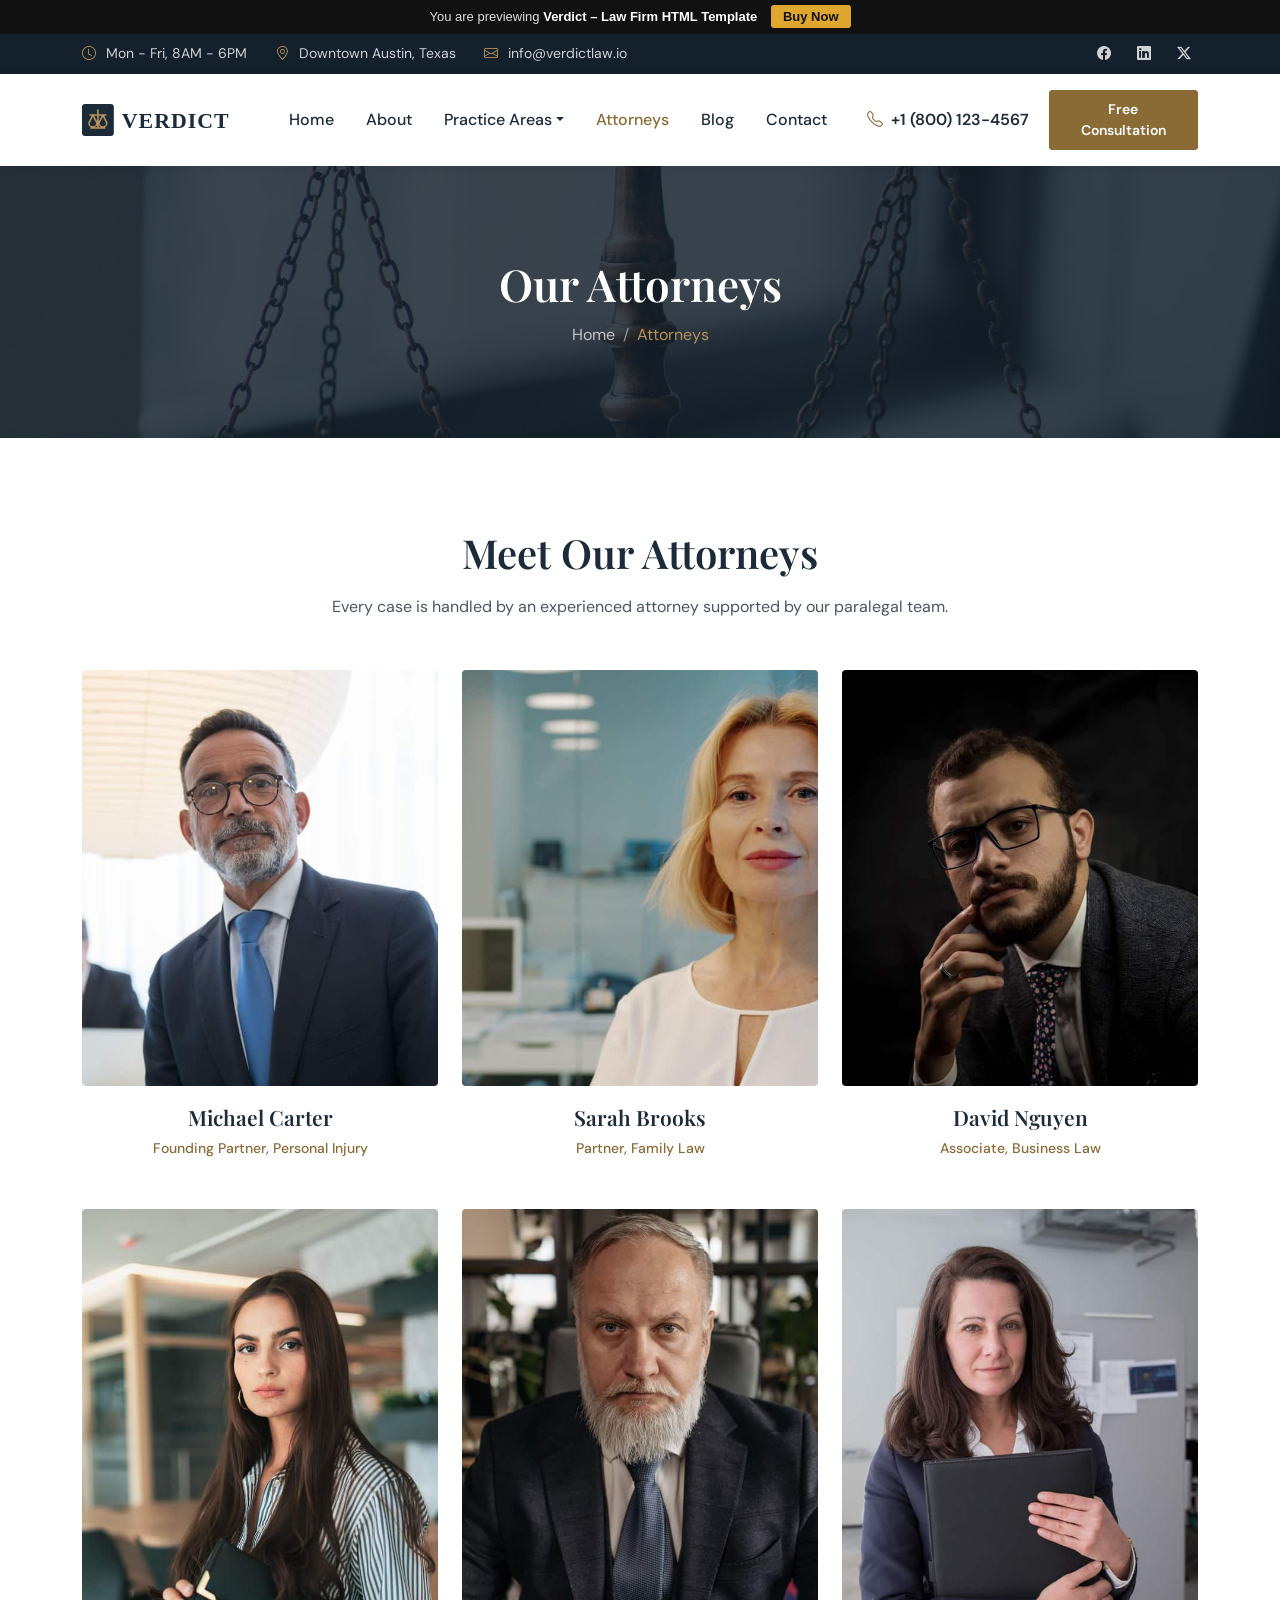
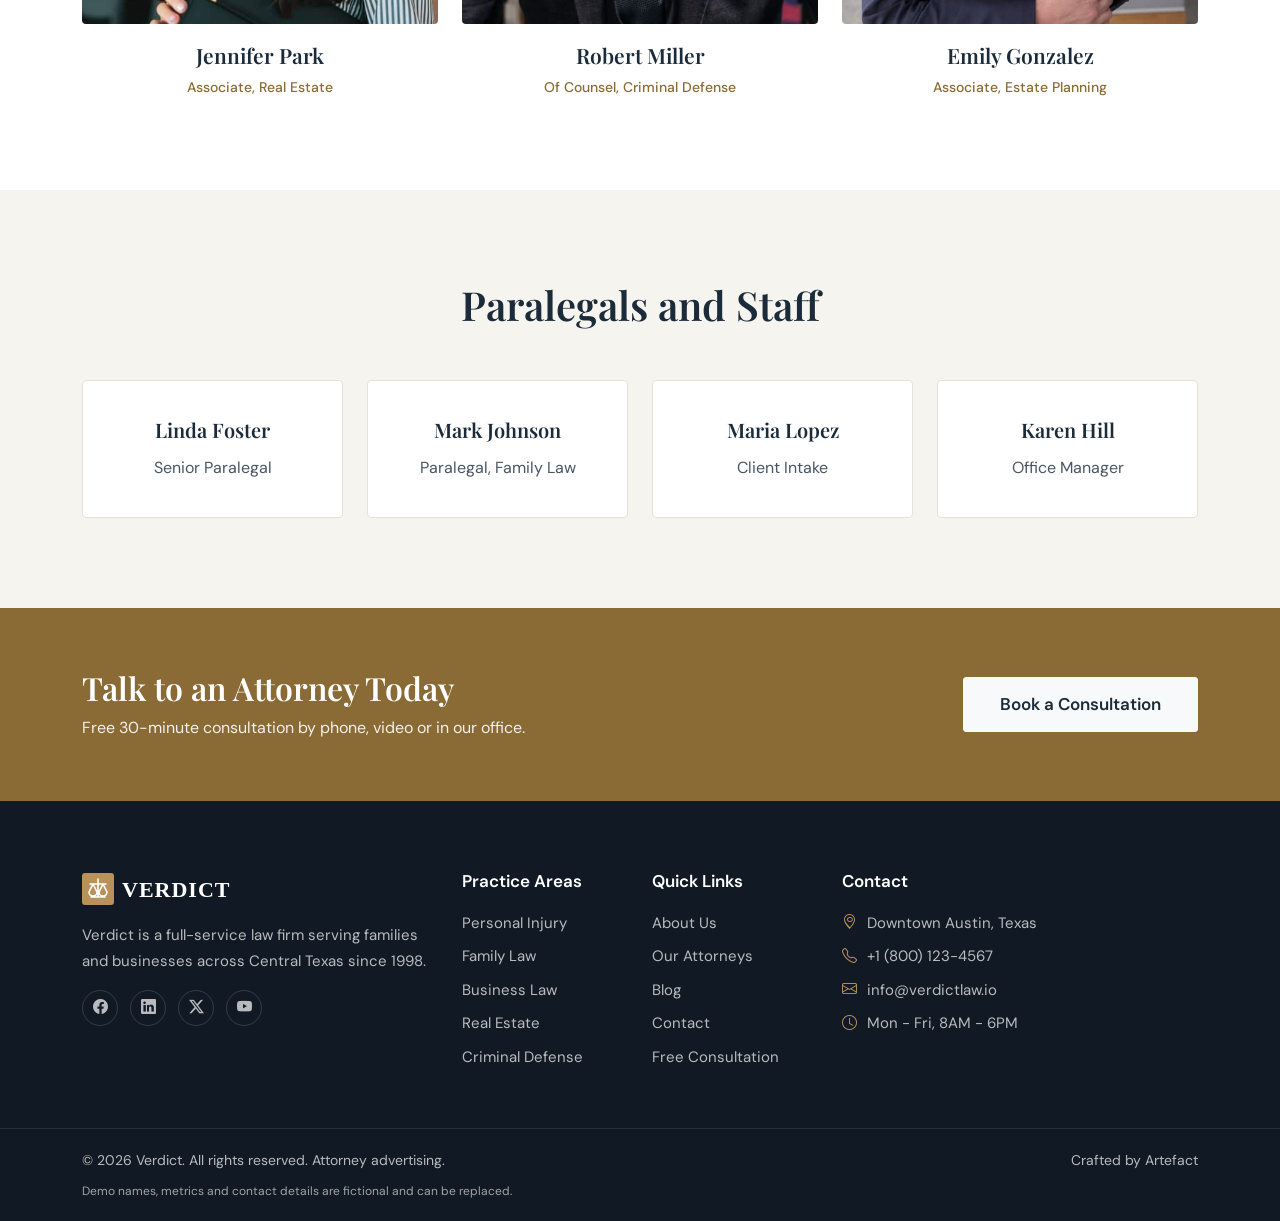
<file: attorneys.html>
<!DOCTYPE html>
<html lang="en" class="no-js">
<head>
  <meta charset="utf-8">
  <meta name="viewport" content="width=device-width, initial-scale=1">
  <title>Our Attorneys - Verdict</title>
  <meta name="description" content="Meet the attorneys and staff of Verdict, a full-service law firm in Central Texas.">
  <meta name="author" content="Artefact">
  <meta name="theme-color" content="#1c2b3a">
  <meta property="og:title" content="Our Attorneys - Verdict">
  <meta property="og:description" content="Meet the attorneys and staff of Verdict, a full-service law firm in Central Texas.">
  <meta property="og:type" content="website">
  <meta property="og:image" content="assets/img/og-image.jpg">
  <link rel="icon" href="assets/img/favicon.png" type="image/png">
  <link rel="preload" as="image" href="assets/img/page-title_pexels-photo-5669602.jpg">
  <!-- Vendor CSS -->
  <link rel="stylesheet" href="assets/vendors/bootstrap/css/bootstrap.min.css">
  <link rel="stylesheet" href="assets/vendors/bootstrap-icons/bootstrap-icons.min.css">
  <link rel="stylesheet" href="assets/vendors/aos/aos.css">
  <link rel="stylesheet" href="assets/vendors/swiper/swiper-bundle.min.css">

  <!-- Template CSS -->
  <link rel="stylesheet" href="assets/css/style.css">
  <link rel="stylesheet" href="./assets/css/preview-bar.css">
</head>
<body>
  <div class="template-preview-bar">You are previewing <strong>Verdict – Law Firm HTML Template</strong> <a href="https://www.codester.com/items/71493/verdict-law-firm-html-template" target="_blank" rel="noopener">Buy Now</a></div>


  <!-- ====== Top Bar ====== -->
  <div class="topbar d-none d-lg-block">
    <div class="container d-flex justify-content-between align-items-center">
      <ul class="list-inline mb-0 topbar-info">
        <li class="list-inline-item"><i class="bi bi-clock"></i> Mon - Fri, 8AM - 6PM</li>
        <li class="list-inline-item"><i class="bi bi-geo-alt"></i> Downtown Austin, Texas</li>
        <li class="list-inline-item"><a href="mailto:info@verdictlaw.io"><i class="bi bi-envelope"></i> info@verdictlaw.io</a></li>
      </ul>
      <ul class="list-inline mb-0 topbar-social">
        <li class="list-inline-item"><a href="https://facebook.com" target="_blank" rel="noopener" title="Facebook"><i class="bi bi-facebook"></i></a></li>
        <li class="list-inline-item"><a href="https://linkedin.com" target="_blank" rel="noopener" title="LinkedIn"><i class="bi bi-linkedin"></i></a></li>
        <li class="list-inline-item"><a href="https://twitter.com" target="_blank" rel="noopener" title="Twitter"><i class="bi bi-twitter-x"></i></a></li>
      </ul>
    </div>
  </div>

  <!-- ====== Header / Navbar ====== -->
  <header class="site-header sticky-top" id="header">
    <nav class="navbar navbar-expand-lg">
      <div class="container">
        <a class="navbar-brand" href="index.html">
          <img src="assets/img/logo.svg" alt="Verdict" width="176" height="36">
        </a>
        <button class="navbar-toggler" type="button" data-bs-toggle="collapse" data-bs-target="#mainNav" aria-controls="mainNav" aria-expanded="false" aria-label="Toggle navigation">
          <span class="navbar-toggler-icon"></span>
        </button>
        <div class="collapse navbar-collapse" id="mainNav">
          <ul class="navbar-nav ms-auto mb-2 mb-lg-0">
            <li class="nav-item"><a class="nav-link" href="index.html">Home</a></li>
            <li class="nav-item"><a class="nav-link" href="about.html">About</a></li>
            <li class="nav-item dropdown">
              <a class="nav-link dropdown-toggle" href="practice-areas.html" role="button" data-bs-toggle="dropdown" aria-expanded="false">Practice Areas</a>
              <ul class="dropdown-menu">
                <li><a class="dropdown-item" href="practice-areas.html">All Practice Areas</a></li>
                <li><hr class="dropdown-divider"></li>
                <li><a class="dropdown-item" href="practice-single.html">Personal Injury</a></li>
                <li><a class="dropdown-item" href="practice-single.html">Family Law</a></li>
                <li><a class="dropdown-item" href="practice-single.html">Business Law</a></li>
                <li><a class="dropdown-item" href="practice-single.html">Real Estate</a></li>
                <li><a class="dropdown-item" href="practice-single.html">Criminal Defense</a></li>
                <li><a class="dropdown-item" href="practice-single.html">Estate Planning</a></li>
              </ul>
            </li>
            <li class="nav-item"><a class="nav-link active" href="attorneys.html">Attorneys</a></li>
            <li class="nav-item"><a class="nav-link" href="blog.html">Blog</a></li>
            <li class="nav-item"><a class="nav-link" href="contact.html">Contact</a></li>
          </ul>
          <div class="header-cta ms-lg-4">
            <a href="tel:+18001234567" class="header-phone"><i class="bi bi-telephone"></i> +1 (800) 123-4567</a>
            <a href="contact.html" class="btn btn-primary btn-sm">Free Consultation</a>
          </div>
        </div>
      </div>
    </nav>
  </header>

  <main>


  <!-- ====== Page Title ====== -->
  <section class="page-title text-center">
    <div class="container">
      <h1>Our Attorneys</h1>
      <nav aria-label="breadcrumb">
        <ol class="breadcrumb">
          <li class="breadcrumb-item"><a href="index.html">Home</a></li>
          <li class="breadcrumb-item active">Attorneys</li>
        </ol>
      </nav>
    </div>
  </section>

  <!-- ====== Attorneys Section ====== -->
  <section class="attorneys">
    <div class="container">
      <div class="section-title text-center" data-aos="fade-up">
        <h2>Meet Our Attorneys</h2>
        <p>Every case is handled by an experienced attorney supported by our paralegal team.</p>
      </div>
      <div class="row gy-5">
        <div class="col-lg-4 col-md-6" data-aos="fade-up">
          <div class="team-card">
            <div class="team-img">
              <a href="attorney-single.html"><img src="assets/img/team-1_pexels-photo-8428101.jpg" alt="Michael Carter" width="600" height="700" loading="lazy"></a>
              <div class="team-social">
                <a href="https://linkedin.com" target="_blank" rel="noopener" title="LinkedIn"><i class="bi bi-linkedin"></i></a>
                <a href="mailto:info@verdictlaw.io" title="Email"><i class="bi bi-envelope"></i></a>
              </div>
            </div>
            <h3><a href="attorney-single.html">Michael Carter</a></h3>
            <span>Founding Partner, Personal Injury</span>
          </div>
        </div>
        <div class="col-lg-4 col-md-6" data-aos="fade-up" data-aos-delay="100">
          <div class="team-card">
            <div class="team-img">
              <a href="attorney-single.html"><img src="assets/img/team-2_pexels-photo-39204882.jpg" alt="Sarah Brooks" width="600" height="700" loading="lazy"></a>
              <div class="team-social">
                <a href="https://linkedin.com" target="_blank" rel="noopener" title="LinkedIn"><i class="bi bi-linkedin"></i></a>
                <a href="mailto:info@verdictlaw.io" title="Email"><i class="bi bi-envelope"></i></a>
              </div>
            </div>
            <h3><a href="attorney-single.html">Sarah Brooks</a></h3>
            <span>Partner, Family Law</span>
          </div>
        </div>
        <div class="col-lg-4 col-md-6" data-aos="fade-up" data-aos-delay="200">
          <div class="team-card">
            <div class="team-img">
              <a href="attorney-single.html"><img src="assets/img/team-3_pexels-photo-10657877.jpg" alt="David Nguyen" width="600" height="700" loading="lazy"></a>
              <div class="team-social">
                <a href="https://linkedin.com" target="_blank" rel="noopener" title="LinkedIn"><i class="bi bi-linkedin"></i></a>
                <a href="mailto:info@verdictlaw.io" title="Email"><i class="bi bi-envelope"></i></a>
              </div>
            </div>
            <h3><a href="attorney-single.html">David Nguyen</a></h3>
            <span>Associate, Business Law</span>
          </div>
        </div>
        <div class="col-lg-4 col-md-6" data-aos="fade-up">
          <div class="team-card">
            <div class="team-img">
              <a href="attorney-single.html"><img src="assets/img/team-4_pexels-photo-10041272.jpg" alt="Jennifer Park" width="600" height="700" loading="lazy"></a>
              <div class="team-social">
                <a href="https://linkedin.com" target="_blank" rel="noopener" title="LinkedIn"><i class="bi bi-linkedin"></i></a>
                <a href="mailto:info@verdictlaw.io" title="Email"><i class="bi bi-envelope"></i></a>
              </div>
            </div>
            <h3><a href="attorney-single.html">Jennifer Park</a></h3>
            <span>Associate, Real Estate</span>
          </div>
        </div>
        <div class="col-lg-4 col-md-6" data-aos="fade-up" data-aos-delay="100">
          <div class="team-card">
            <div class="team-img">
              <a href="attorney-single.html"><img src="assets/img/team-5_pexels-photo-7654586.jpg" alt="Robert Miller" width="600" height="700" loading="lazy"></a>
              <div class="team-social">
                <a href="https://linkedin.com" target="_blank" rel="noopener" title="LinkedIn"><i class="bi bi-linkedin"></i></a>
                <a href="mailto:info@verdictlaw.io" title="Email"><i class="bi bi-envelope"></i></a>
              </div>
            </div>
            <h3><a href="attorney-single.html">Robert Miller</a></h3>
            <span>Of Counsel, Criminal Defense</span>
          </div>
        </div>
        <div class="col-lg-4 col-md-6" data-aos="fade-up" data-aos-delay="200">
          <div class="team-card">
            <div class="team-img">
              <a href="attorney-single.html"><img src="assets/img/team-6_pexels-photo-8171190.jpg" alt="Emily Gonzalez" width="600" height="700" loading="lazy"></a>
              <div class="team-social">
                <a href="https://linkedin.com" target="_blank" rel="noopener" title="LinkedIn"><i class="bi bi-linkedin"></i></a>
                <a href="mailto:info@verdictlaw.io" title="Email"><i class="bi bi-envelope"></i></a>
              </div>
            </div>
            <h3><a href="attorney-single.html">Emily Gonzalez</a></h3>
            <span>Associate, Estate Planning</span>
          </div>
        </div>
      </div>
    </div>
  </section>

  <!-- ====== Staff Section ====== -->
  <section class="staff bg-light">
    <div class="container">
      <div class="section-title text-center" data-aos="fade-up">
        <h2>Paralegals and Staff</h2>
      </div>
      <div class="row gy-4">
        <div class="col-lg-3 col-md-6" data-aos="fade-up">
          <div class="practice-card text-center">
            <h3 class="fs-5">Linda Foster</h3>
            <p class="mb-0">Senior Paralegal</p>
          </div>
        </div>
        <div class="col-lg-3 col-md-6" data-aos="fade-up" data-aos-delay="100">
          <div class="practice-card text-center">
            <h3 class="fs-5">Mark Johnson</h3>
            <p class="mb-0">Paralegal, Family Law</p>
          </div>
        </div>
        <div class="col-lg-3 col-md-6" data-aos="fade-up" data-aos-delay="200">
          <div class="practice-card text-center">
            <h3 class="fs-5">Maria Lopez</h3>
            <p class="mb-0">Client Intake</p>
          </div>
        </div>
        <div class="col-lg-3 col-md-6" data-aos="fade-up" data-aos-delay="300">
          <div class="practice-card text-center">
            <h3 class="fs-5">Karen Hill</h3>
            <p class="mb-0">Office Manager</p>
          </div>
        </div>
      </div>
    </div>
  </section>

  <!-- ====== CTA Section ====== -->
  <section class="cta">
    <div class="container">
      <div class="row align-items-center gy-3">
        <div class="col-lg-8" data-aos="fade-right">
          <h2>Talk to an Attorney Today</h2>
          <p>Free 30-minute consultation by phone, video or in our office.</p>
        </div>
        <div class="col-lg-4 text-lg-end" data-aos="fade-left">
          <a href="contact.html" class="btn btn-light btn-lg">Book a Consultation</a>
        </div>
      </div>
    </div>
  </section>


  </main>

  <!-- ====== Footer ====== -->
  <footer class="site-footer">
    <div class="container">
      <div class="row gy-4">
        <div class="col-lg-4 col-md-6">
          <a href="index.html" class="footer-logo"><img src="assets/img/logo-white.svg" alt="Verdict" width="176" height="36"></a>
          <p class="mt-3">Verdict is a full-service law firm serving families and businesses across Central Texas since 1998.</p>
          <ul class="list-inline footer-social mb-0">
            <li class="list-inline-item"><a href="https://facebook.com" target="_blank" rel="noopener" title="Facebook"><i class="bi bi-facebook"></i></a></li>
            <li class="list-inline-item"><a href="https://linkedin.com" target="_blank" rel="noopener" title="LinkedIn"><i class="bi bi-linkedin"></i></a></li>
            <li class="list-inline-item"><a href="https://twitter.com" target="_blank" rel="noopener" title="Twitter"><i class="bi bi-twitter-x"></i></a></li>
            <li class="list-inline-item"><a href="https://youtube.com" target="_blank" rel="noopener" title="YouTube"><i class="bi bi-youtube"></i></a></li>
          </ul>
        </div>
        <div class="col-lg-2 col-md-6 col-6">
          <h3 class="footer-title">Practice Areas</h3>
          <ul class="footer-links">
            <li><a href="practice-single.html">Personal Injury</a></li>
            <li><a href="practice-single.html">Family Law</a></li>
            <li><a href="practice-single.html">Business Law</a></li>
            <li><a href="practice-single.html">Real Estate</a></li>
            <li><a href="practice-single.html">Criminal Defense</a></li>
          </ul>
        </div>
        <div class="col-lg-2 col-md-6 col-6">
          <h3 class="footer-title">Quick Links</h3>
          <ul class="footer-links">
            <li><a href="about.html">About Us</a></li>
            <li><a href="attorneys.html">Our Attorneys</a></li>
            <li><a href="blog.html">Blog</a></li>
            <li><a href="contact.html">Contact</a></li>
            <li><a href="contact.html">Free Consultation</a></li>
          </ul>
        </div>
        <div class="col-lg-4 col-md-6">
          <h3 class="footer-title">Contact</h3>
          <ul class="footer-contact">
            <li><i class="bi bi-geo-alt"></i> Downtown Austin, Texas</li>
            <li><i class="bi bi-telephone"></i> <a href="tel:+18001234567">+1 (800) 123-4567</a></li>
            <li><i class="bi bi-envelope"></i> <a href="mailto:info@verdictlaw.io">info@verdictlaw.io</a></li>
            <li><i class="bi bi-clock"></i> Mon - Fri, 8AM - 6PM</li>
          </ul>
        </div>
      </div>
    </div>
    <div class="footer-bottom">
      <div class="container d-flex flex-column flex-md-row justify-content-between align-items-center gap-2">
        <p class="mb-0">&copy; 2026 Verdict. All rights reserved. Attorney advertising.</p>
        <p class="mb-0">Crafted by <a href="https://www.codester.com/RelictTheme/" target="_blank" rel="noopener">Artefact</a></p>
      </div>
      <div class="container">
        <p class="footer-note mb-0">Demo names, metrics and contact details are fictional and can be replaced.</p>
      </div>
    </div>
  </footer>

  <!-- Back to top -->
  <a href="#" class="back-to-top" id="backToTop" title="Back to top"><i class="bi bi-arrow-up"></i></a>


  <!-- Vendor JS -->
  <script src="assets/vendors/bootstrap/js/bootstrap.bundle.min.js"></script>
  <script src="assets/vendors/aos/aos.js"></script>
  <script src="assets/vendors/swiper/swiper-bundle.min.js"></script>

  <!-- Template JS -->
  <script src="assets/js/main.js"></script>
</body>
</html>
</file>
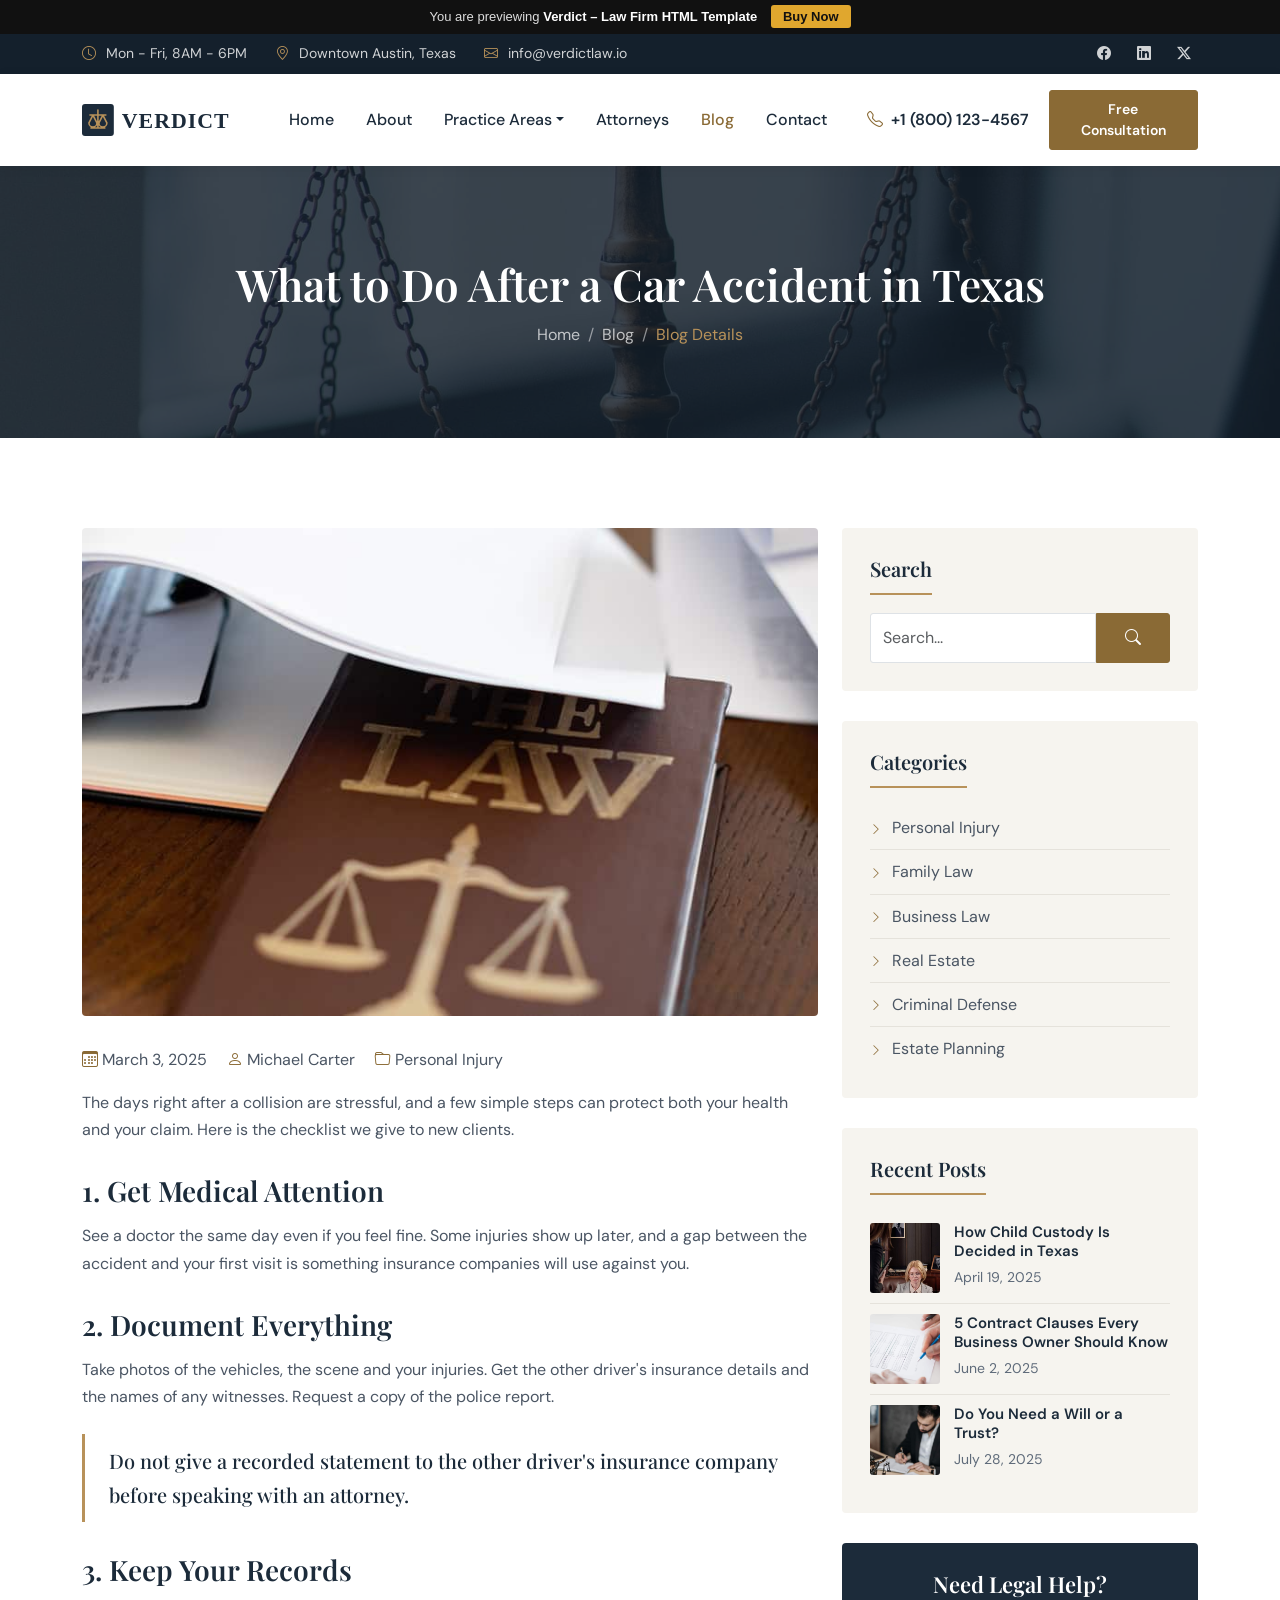
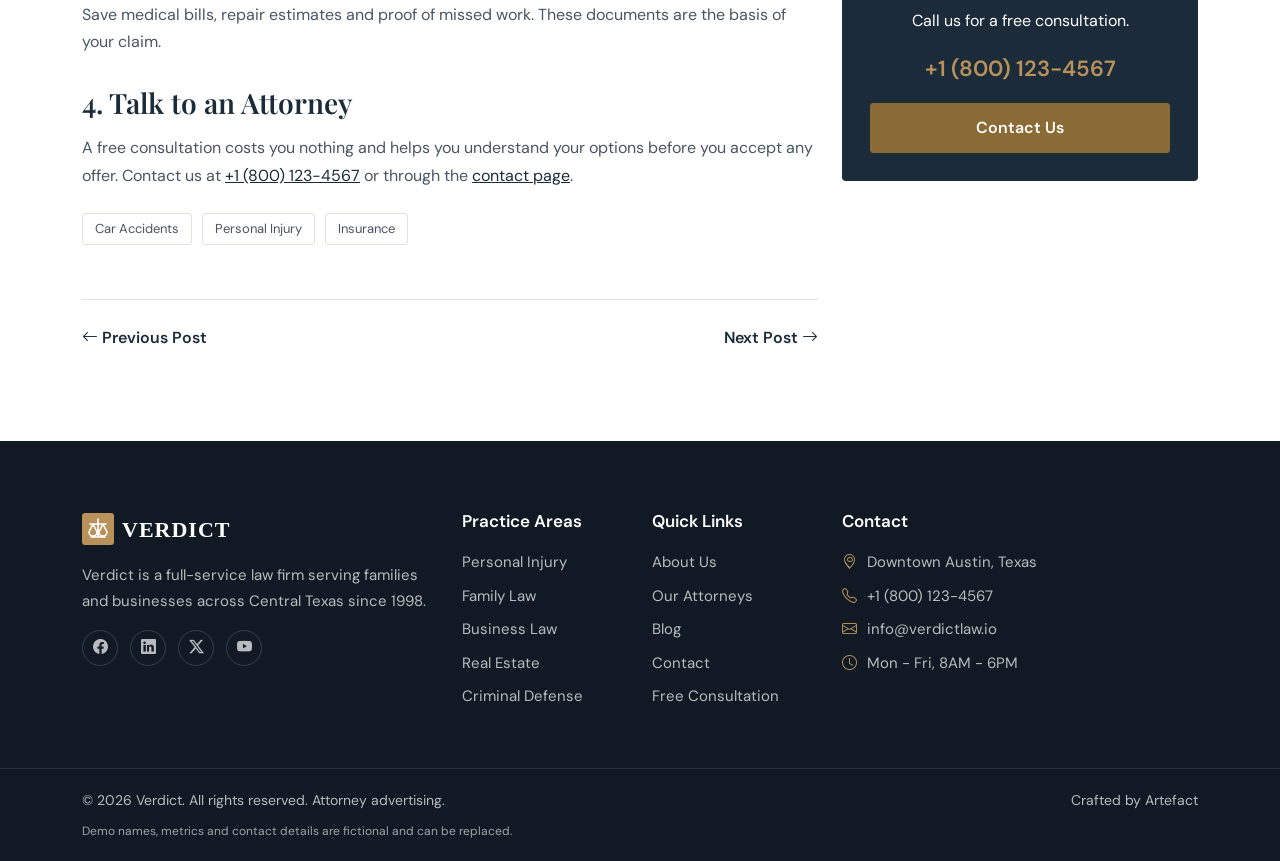
<file: blog-single.html>
<!DOCTYPE html>
<html lang="en" class="no-js">
<head>
  <meta charset="utf-8">
  <meta name="viewport" content="width=device-width, initial-scale=1">
  <title>What to Do After a Car Accident in Texas - Verdict</title>
  <meta name="description" content="A short checklist for the first days after a car accident in Texas.">
  <meta name="author" content="Artefact">
  <meta name="theme-color" content="#1c2b3a">
  <meta property="og:title" content="What to Do After a Car Accident in Texas - Verdict">
  <meta property="og:description" content="A short checklist for the first days after a car accident in Texas.">
  <meta property="og:type" content="website">
  <meta property="og:image" content="assets/img/og-image.jpg">
  <link rel="icon" href="assets/img/favicon.png" type="image/png">
  <link rel="preload" as="image" href="assets/img/page-title_pexels-photo-5669602.jpg">
  <!-- Vendor CSS -->
  <link rel="stylesheet" href="assets/vendors/bootstrap/css/bootstrap.min.css">
  <link rel="stylesheet" href="assets/vendors/bootstrap-icons/bootstrap-icons.min.css">
  <link rel="stylesheet" href="assets/vendors/aos/aos.css">
  <link rel="stylesheet" href="assets/vendors/swiper/swiper-bundle.min.css">

  <!-- Template CSS -->
  <link rel="stylesheet" href="assets/css/style.css">
  <link rel="stylesheet" href="./assets/css/preview-bar.css">
</head>
<body>
  <div class="template-preview-bar">You are previewing <strong>Verdict – Law Firm HTML Template</strong> <a href="https://www.codester.com/items/71493/verdict-law-firm-html-template" target="_blank" rel="noopener">Buy Now</a></div>


  <!-- ====== Top Bar ====== -->
  <div class="topbar d-none d-lg-block">
    <div class="container d-flex justify-content-between align-items-center">
      <ul class="list-inline mb-0 topbar-info">
        <li class="list-inline-item"><i class="bi bi-clock"></i> Mon - Fri, 8AM - 6PM</li>
        <li class="list-inline-item"><i class="bi bi-geo-alt"></i> Downtown Austin, Texas</li>
        <li class="list-inline-item"><a href="mailto:info@verdictlaw.io"><i class="bi bi-envelope"></i> info@verdictlaw.io</a></li>
      </ul>
      <ul class="list-inline mb-0 topbar-social">
        <li class="list-inline-item"><a href="https://facebook.com" target="_blank" rel="noopener" title="Facebook"><i class="bi bi-facebook"></i></a></li>
        <li class="list-inline-item"><a href="https://linkedin.com" target="_blank" rel="noopener" title="LinkedIn"><i class="bi bi-linkedin"></i></a></li>
        <li class="list-inline-item"><a href="https://twitter.com" target="_blank" rel="noopener" title="Twitter"><i class="bi bi-twitter-x"></i></a></li>
      </ul>
    </div>
  </div>

  <!-- ====== Header / Navbar ====== -->
  <header class="site-header sticky-top" id="header">
    <nav class="navbar navbar-expand-lg">
      <div class="container">
        <a class="navbar-brand" href="index.html">
          <img src="assets/img/logo.svg" alt="Verdict" width="176" height="36">
        </a>
        <button class="navbar-toggler" type="button" data-bs-toggle="collapse" data-bs-target="#mainNav" aria-controls="mainNav" aria-expanded="false" aria-label="Toggle navigation">
          <span class="navbar-toggler-icon"></span>
        </button>
        <div class="collapse navbar-collapse" id="mainNav">
          <ul class="navbar-nav ms-auto mb-2 mb-lg-0">
            <li class="nav-item"><a class="nav-link" href="index.html">Home</a></li>
            <li class="nav-item"><a class="nav-link" href="about.html">About</a></li>
            <li class="nav-item dropdown">
              <a class="nav-link dropdown-toggle" href="practice-areas.html" role="button" data-bs-toggle="dropdown" aria-expanded="false">Practice Areas</a>
              <ul class="dropdown-menu">
                <li><a class="dropdown-item" href="practice-areas.html">All Practice Areas</a></li>
                <li><hr class="dropdown-divider"></li>
                <li><a class="dropdown-item" href="practice-single.html">Personal Injury</a></li>
                <li><a class="dropdown-item" href="practice-single.html">Family Law</a></li>
                <li><a class="dropdown-item" href="practice-single.html">Business Law</a></li>
                <li><a class="dropdown-item" href="practice-single.html">Real Estate</a></li>
                <li><a class="dropdown-item" href="practice-single.html">Criminal Defense</a></li>
                <li><a class="dropdown-item" href="practice-single.html">Estate Planning</a></li>
              </ul>
            </li>
            <li class="nav-item"><a class="nav-link" href="attorneys.html">Attorneys</a></li>
            <li class="nav-item"><a class="nav-link active" href="blog.html">Blog</a></li>
            <li class="nav-item"><a class="nav-link" href="contact.html">Contact</a></li>
          </ul>
          <div class="header-cta ms-lg-4">
            <a href="tel:+18001234567" class="header-phone"><i class="bi bi-telephone"></i> +1 (800) 123-4567</a>
            <a href="contact.html" class="btn btn-primary btn-sm">Free Consultation</a>
          </div>
        </div>
      </div>
    </nav>
  </header>

  <main>


  <!-- ====== Page Title ====== -->
  <section class="page-title text-center">
    <div class="container">
      <h1>What to Do After a Car Accident in Texas</h1>
      <nav aria-label="breadcrumb">
        <ol class="breadcrumb">
          <li class="breadcrumb-item"><a href="index.html">Home</a></li>
          <li class="breadcrumb-item"><a href="blog.html">Blog</a></li>
          <li class="breadcrumb-item active">Blog Details</li>
        </ol>
      </nav>
    </div>
  </section>

  <!-- ====== Blog Single ====== -->
  <section class="blog-single">
    <div class="container">
      <div class="row gy-5">
        <div class="col-lg-8" data-aos="fade-up">
          <article class="blog-content">
            <img src="assets/img/blog/post-1_pexels-photo-8731036.jpg" alt="Car accident checklist" width="800" height="530" loading="lazy">
            <div class="blog-meta mb-3">
              <span class="me-3"><i class="bi bi-calendar3 text-accent"></i> March 3, 2025</span>
              <span class="me-3"><i class="bi bi-person text-accent"></i> Michael Carter</span>
              <span><i class="bi bi-folder text-accent"></i> Personal Injury</span>
            </div>
            <p>The days right after a collision are stressful, and a few simple steps can protect both your health and your claim. Here is the checklist we give to new clients.</p>

            <h2>1. Get Medical Attention</h2>
            <p>See a doctor the same day even if you feel fine. Some injuries show up later, and a gap between the accident and your first visit is something insurance companies will use against you.</p>

            <h2>2. Document Everything</h2>
            <p>Take photos of the vehicles, the scene and your injuries. Get the other driver's insurance details and the names of any witnesses. Request a copy of the police report.</p>

            <blockquote>Do not give a recorded statement to the other driver's insurance company before speaking with an attorney.</blockquote>

            <h2>3. Keep Your Records</h2>
            <p>Save medical bills, repair estimates and proof of missed work. These documents are the basis of your claim.</p>

            <h2>4. Talk to an Attorney</h2>
            <p>A free consultation costs you nothing and helps you understand your options before you accept any offer. Contact us at <a href="tel:+18001234567">+1 (800) 123-4567</a> or through the <a href="contact.html">contact page</a>.</p>

            <div class="blog-tags mt-4">
              <a href="blog.html">Car Accidents</a>
              <a href="blog.html">Personal Injury</a>
              <a href="blog.html">Insurance</a>
            </div>
          </article>

          <!-- Post navigation -->
          <div class="d-flex justify-content-between mt-5 pt-4 border-top">
            <a href="blog-single.html" class="fw-semibold"><i class="bi bi-arrow-left"></i> Previous Post</a>
            <a href="blog-single.html" class="fw-semibold">Next Post <i class="bi bi-arrow-right"></i></a>
          </div>
        </div>

        <div class="col-lg-4" data-aos="fade-up" data-aos-delay="100">
          <aside class="sidebar">
            <div class="widget">
              <h3 class="widget-title">Search</h3>
              <form class="search-form d-flex" action="blog.html" method="get">
                <input type="search" class="form-control" name="s" placeholder="Search..." aria-label="Search">
                <button type="submit" class="btn btn-primary" title="Search"><i class="bi bi-search"></i></button>
              </form>
            </div>
            <div class="widget">
              <h3 class="widget-title">Categories</h3>
              <ul>
                <li><a href="blog.html"><i class="bi bi-chevron-right"></i> Personal Injury</a></li>
                <li><a href="blog.html"><i class="bi bi-chevron-right"></i> Family Law</a></li>
                <li><a href="blog.html"><i class="bi bi-chevron-right"></i> Business Law</a></li>
                <li><a href="blog.html"><i class="bi bi-chevron-right"></i> Real Estate</a></li>
                <li><a href="blog.html"><i class="bi bi-chevron-right"></i> Criminal Defense</a></li>
                <li><a href="blog.html"><i class="bi bi-chevron-right"></i> Estate Planning</a></li>
              </ul>
            </div>
            <div class="widget">
              <h3 class="widget-title">Recent Posts</h3>
              <div class="recent-post">
                <img src="assets/img/blog/post-2_pexels-photo-4427501.jpg" alt="" width="70" height="70" loading="lazy">
                <div><h4><a href="blog-single.html">How Child Custody Is Decided in Texas</a></h4><small>April 19, 2025</small></div>
              </div>
              <div class="recent-post">
                <img src="assets/img/blog/post-3_pexels-photo-8441783.jpg" alt="" width="70" height="70" loading="lazy">
                <div><h4><a href="blog-single.html">5 Contract Clauses Every Business Owner Should Know</a></h4><small>June 2, 2025</small></div>
              </div>
              <div class="recent-post">
                <img src="assets/img/blog/post-4_pexels-photo-8112126.jpg" alt="" width="70" height="70" loading="lazy">
                <div><h4><a href="blog-single.html">Do You Need a Will or a Trust?</a></h4><small>July 28, 2025</small></div>
              </div>
            </div>
            <div class="widget widget-cta">
              <h3>Need Legal Help?</h3>
              <p>Call us for a free consultation.</p>
              <a href="tel:+18001234567" class="phone">+1 (800) 123-4567</a>
              <a href="contact.html" class="btn btn-primary w-100">Contact Us</a>
            </div>
          </aside>
        </div>
      </div>
    </div>
  </section>


  </main>

  <!-- ====== Footer ====== -->
  <footer class="site-footer">
    <div class="container">
      <div class="row gy-4">
        <div class="col-lg-4 col-md-6">
          <a href="index.html" class="footer-logo"><img src="assets/img/logo-white.svg" alt="Verdict" width="176" height="36"></a>
          <p class="mt-3">Verdict is a full-service law firm serving families and businesses across Central Texas since 1998.</p>
          <ul class="list-inline footer-social mb-0">
            <li class="list-inline-item"><a href="https://facebook.com" target="_blank" rel="noopener" title="Facebook"><i class="bi bi-facebook"></i></a></li>
            <li class="list-inline-item"><a href="https://linkedin.com" target="_blank" rel="noopener" title="LinkedIn"><i class="bi bi-linkedin"></i></a></li>
            <li class="list-inline-item"><a href="https://twitter.com" target="_blank" rel="noopener" title="Twitter"><i class="bi bi-twitter-x"></i></a></li>
            <li class="list-inline-item"><a href="https://youtube.com" target="_blank" rel="noopener" title="YouTube"><i class="bi bi-youtube"></i></a></li>
          </ul>
        </div>
        <div class="col-lg-2 col-md-6 col-6">
          <h3 class="footer-title">Practice Areas</h3>
          <ul class="footer-links">
            <li><a href="practice-single.html">Personal Injury</a></li>
            <li><a href="practice-single.html">Family Law</a></li>
            <li><a href="practice-single.html">Business Law</a></li>
            <li><a href="practice-single.html">Real Estate</a></li>
            <li><a href="practice-single.html">Criminal Defense</a></li>
          </ul>
        </div>
        <div class="col-lg-2 col-md-6 col-6">
          <h3 class="footer-title">Quick Links</h3>
          <ul class="footer-links">
            <li><a href="about.html">About Us</a></li>
            <li><a href="attorneys.html">Our Attorneys</a></li>
            <li><a href="blog.html">Blog</a></li>
            <li><a href="contact.html">Contact</a></li>
            <li><a href="contact.html">Free Consultation</a></li>
          </ul>
        </div>
        <div class="col-lg-4 col-md-6">
          <h3 class="footer-title">Contact</h3>
          <ul class="footer-contact">
            <li><i class="bi bi-geo-alt"></i> Downtown Austin, Texas</li>
            <li><i class="bi bi-telephone"></i> <a href="tel:+18001234567">+1 (800) 123-4567</a></li>
            <li><i class="bi bi-envelope"></i> <a href="mailto:info@verdictlaw.io">info@verdictlaw.io</a></li>
            <li><i class="bi bi-clock"></i> Mon - Fri, 8AM - 6PM</li>
          </ul>
        </div>
      </div>
    </div>
    <div class="footer-bottom">
      <div class="container d-flex flex-column flex-md-row justify-content-between align-items-center gap-2">
        <p class="mb-0">&copy; 2026 Verdict. All rights reserved. Attorney advertising.</p>
        <p class="mb-0">Crafted by <a href="https://www.codester.com/RelictTheme/" target="_blank" rel="noopener">Artefact</a></p>
      </div>
      <div class="container">
        <p class="footer-note mb-0">Demo names, metrics and contact details are fictional and can be replaced.</p>
      </div>
    </div>
  </footer>

  <!-- Back to top -->
  <a href="#" class="back-to-top" id="backToTop" title="Back to top"><i class="bi bi-arrow-up"></i></a>


  <!-- Vendor JS -->
  <script src="assets/vendors/bootstrap/js/bootstrap.bundle.min.js"></script>
  <script src="assets/vendors/aos/aos.js"></script>
  <script src="assets/vendors/swiper/swiper-bundle.min.js"></script>

  <!-- Template JS -->
  <script src="assets/js/main.js"></script>
</body>
</html>
</file>
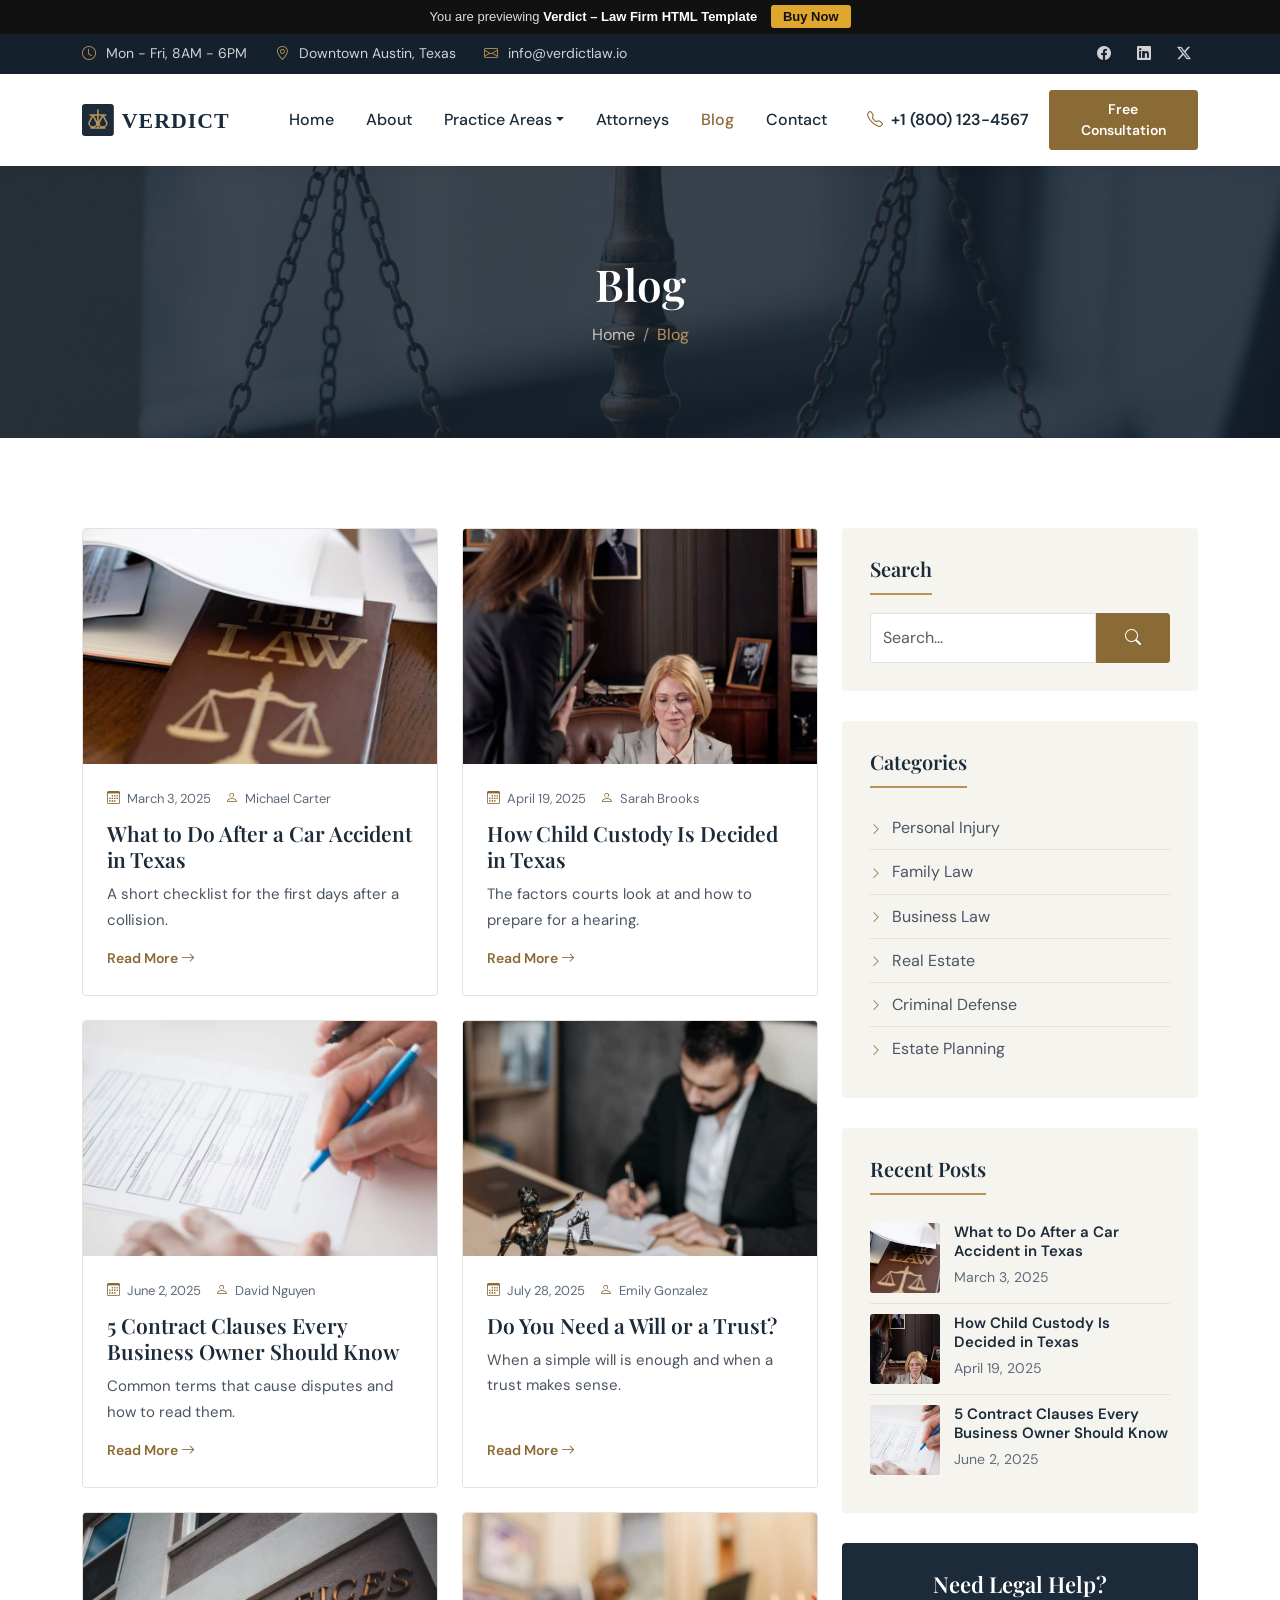
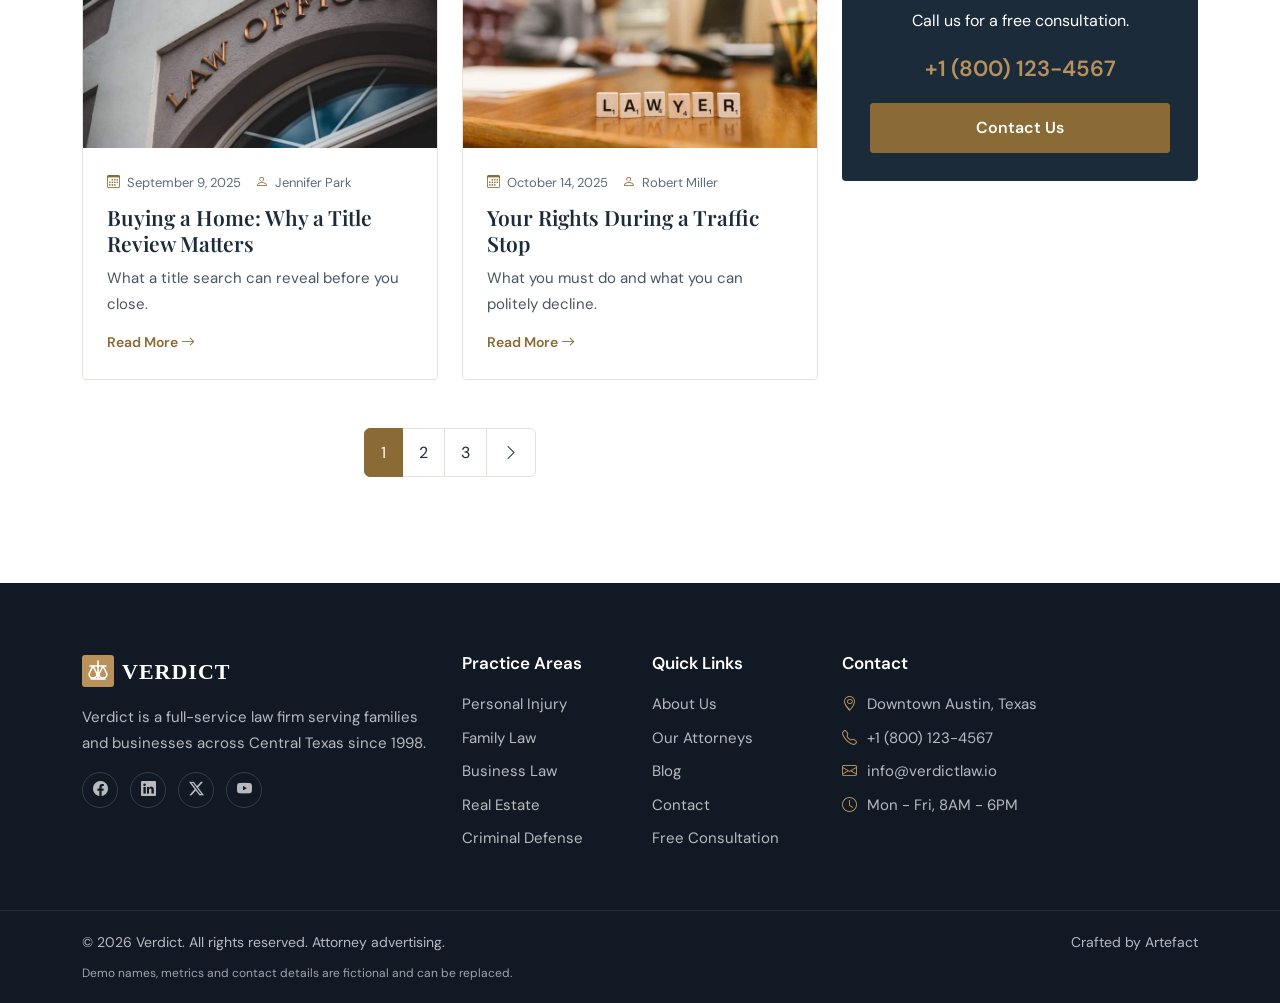
<file: blog.html>
<!DOCTYPE html>
<html lang="en" class="no-js">
<head>
  <meta charset="utf-8">
  <meta name="viewport" content="width=device-width, initial-scale=1">
  <title>Blog - Verdict</title>
  <meta name="description" content="News and articles from the attorneys at Verdict.">
  <meta name="author" content="Artefact">
  <meta name="theme-color" content="#1c2b3a">
  <meta property="og:title" content="Blog - Verdict">
  <meta property="og:description" content="News and articles from the attorneys at Verdict.">
  <meta property="og:type" content="website">
  <meta property="og:image" content="assets/img/og-image.jpg">
  <link rel="icon" href="assets/img/favicon.png" type="image/png">
  <link rel="preload" as="image" href="assets/img/page-title_pexels-photo-5669602.jpg">
  <!-- Vendor CSS -->
  <link rel="stylesheet" href="assets/vendors/bootstrap/css/bootstrap.min.css">
  <link rel="stylesheet" href="assets/vendors/bootstrap-icons/bootstrap-icons.min.css">
  <link rel="stylesheet" href="assets/vendors/aos/aos.css">
  <link rel="stylesheet" href="assets/vendors/swiper/swiper-bundle.min.css">

  <!-- Template CSS -->
  <link rel="stylesheet" href="assets/css/style.css">
  <link rel="stylesheet" href="./assets/css/preview-bar.css">
</head>
<body>
  <div class="template-preview-bar">You are previewing <strong>Verdict – Law Firm HTML Template</strong> <a href="https://www.codester.com/items/71493/verdict-law-firm-html-template" target="_blank" rel="noopener">Buy Now</a></div>


  <!-- ====== Top Bar ====== -->
  <div class="topbar d-none d-lg-block">
    <div class="container d-flex justify-content-between align-items-center">
      <ul class="list-inline mb-0 topbar-info">
        <li class="list-inline-item"><i class="bi bi-clock"></i> Mon - Fri, 8AM - 6PM</li>
        <li class="list-inline-item"><i class="bi bi-geo-alt"></i> Downtown Austin, Texas</li>
        <li class="list-inline-item"><a href="mailto:info@verdictlaw.io"><i class="bi bi-envelope"></i> info@verdictlaw.io</a></li>
      </ul>
      <ul class="list-inline mb-0 topbar-social">
        <li class="list-inline-item"><a href="https://facebook.com" target="_blank" rel="noopener" title="Facebook"><i class="bi bi-facebook"></i></a></li>
        <li class="list-inline-item"><a href="https://linkedin.com" target="_blank" rel="noopener" title="LinkedIn"><i class="bi bi-linkedin"></i></a></li>
        <li class="list-inline-item"><a href="https://twitter.com" target="_blank" rel="noopener" title="Twitter"><i class="bi bi-twitter-x"></i></a></li>
      </ul>
    </div>
  </div>

  <!-- ====== Header / Navbar ====== -->
  <header class="site-header sticky-top" id="header">
    <nav class="navbar navbar-expand-lg">
      <div class="container">
        <a class="navbar-brand" href="index.html">
          <img src="assets/img/logo.svg" alt="Verdict" width="176" height="36">
        </a>
        <button class="navbar-toggler" type="button" data-bs-toggle="collapse" data-bs-target="#mainNav" aria-controls="mainNav" aria-expanded="false" aria-label="Toggle navigation">
          <span class="navbar-toggler-icon"></span>
        </button>
        <div class="collapse navbar-collapse" id="mainNav">
          <ul class="navbar-nav ms-auto mb-2 mb-lg-0">
            <li class="nav-item"><a class="nav-link" href="index.html">Home</a></li>
            <li class="nav-item"><a class="nav-link" href="about.html">About</a></li>
            <li class="nav-item dropdown">
              <a class="nav-link dropdown-toggle" href="practice-areas.html" role="button" data-bs-toggle="dropdown" aria-expanded="false">Practice Areas</a>
              <ul class="dropdown-menu">
                <li><a class="dropdown-item" href="practice-areas.html">All Practice Areas</a></li>
                <li><hr class="dropdown-divider"></li>
                <li><a class="dropdown-item" href="practice-single.html">Personal Injury</a></li>
                <li><a class="dropdown-item" href="practice-single.html">Family Law</a></li>
                <li><a class="dropdown-item" href="practice-single.html">Business Law</a></li>
                <li><a class="dropdown-item" href="practice-single.html">Real Estate</a></li>
                <li><a class="dropdown-item" href="practice-single.html">Criminal Defense</a></li>
                <li><a class="dropdown-item" href="practice-single.html">Estate Planning</a></li>
              </ul>
            </li>
            <li class="nav-item"><a class="nav-link" href="attorneys.html">Attorneys</a></li>
            <li class="nav-item"><a class="nav-link active" href="blog.html">Blog</a></li>
            <li class="nav-item"><a class="nav-link" href="contact.html">Contact</a></li>
          </ul>
          <div class="header-cta ms-lg-4">
            <a href="tel:+18001234567" class="header-phone"><i class="bi bi-telephone"></i> +1 (800) 123-4567</a>
            <a href="contact.html" class="btn btn-primary btn-sm">Free Consultation</a>
          </div>
        </div>
      </div>
    </nav>
  </header>

  <main>


  <!-- ====== Page Title ====== -->
  <section class="page-title text-center">
    <div class="container">
      <h1>Blog</h1>
      <nav aria-label="breadcrumb">
        <ol class="breadcrumb">
          <li class="breadcrumb-item"><a href="index.html">Home</a></li>
          <li class="breadcrumb-item active">Blog</li>
        </ol>
      </nav>
    </div>
  </section>

  <!-- ====== Blog Section ====== -->
  <section class="blog">
    <div class="container">
      <div class="row gy-5">
        <div class="col-lg-8">
          <div class="row gy-4">
            <div class="col-md-6" data-aos="fade-up">
              <div class="blog-card">
                <div class="blog-img"><a href="blog-single.html"><img src="assets/img/blog/post-1_pexels-photo-8731036.jpg" alt="Car accident checklist" width="800" height="530" loading="lazy"></a></div>
                <div class="blog-body">
                  <div class="blog-meta"><span><i class="bi bi-calendar3"></i> March 3, 2025</span><span><i class="bi bi-person"></i> Michael Carter</span></div>
                  <h2><a href="blog-single.html">What to Do After a Car Accident in Texas</a></h2>
                  <p>A short checklist for the first days after a collision.</p>
                  <a href="blog-single.html" class="read-more">Read More <i class="bi bi-arrow-right"></i></a>
                </div>
              </div>
            </div>
            <div class="col-md-6" data-aos="fade-up" data-aos-delay="100">
              <div class="blog-card">
                <div class="blog-img"><a href="blog-single.html"><img src="assets/img/blog/post-2_pexels-photo-4427501.jpg" alt="Family law" width="800" height="530" loading="lazy"></a></div>
                <div class="blog-body">
                  <div class="blog-meta"><span><i class="bi bi-calendar3"></i> April 19, 2025</span><span><i class="bi bi-person"></i> Sarah Brooks</span></div>
                  <h2><a href="blog-single.html">How Child Custody Is Decided in Texas</a></h2>
                  <p>The factors courts look at and how to prepare for a hearing.</p>
                  <a href="blog-single.html" class="read-more">Read More <i class="bi bi-arrow-right"></i></a>
                </div>
              </div>
            </div>
            <div class="col-md-6" data-aos="fade-up">
              <div class="blog-card">
                <div class="blog-img"><a href="blog-single.html"><img src="assets/img/blog/post-3_pexels-photo-8441783.jpg" alt="Business contract" width="800" height="530" loading="lazy"></a></div>
                <div class="blog-body">
                  <div class="blog-meta"><span><i class="bi bi-calendar3"></i> June 2, 2025</span><span><i class="bi bi-person"></i> David Nguyen</span></div>
                  <h2><a href="blog-single.html">5 Contract Clauses Every Business Owner Should Know</a></h2>
                  <p>Common terms that cause disputes and how to read them.</p>
                  <a href="blog-single.html" class="read-more">Read More <i class="bi bi-arrow-right"></i></a>
                </div>
              </div>
            </div>
            <div class="col-md-6" data-aos="fade-up" data-aos-delay="100">
              <div class="blog-card">
                <div class="blog-img"><a href="blog-single.html"><img src="assets/img/blog/post-4_pexels-photo-8112126.jpg" alt="Estate planning" width="800" height="530" loading="lazy"></a></div>
                <div class="blog-body">
                  <div class="blog-meta"><span><i class="bi bi-calendar3"></i> July 28, 2025</span><span><i class="bi bi-person"></i> Emily Gonzalez</span></div>
                  <h2><a href="blog-single.html">Do You Need a Will or a Trust?</a></h2>
                  <p>When a simple will is enough and when a trust makes sense.</p>
                  <a href="blog-single.html" class="read-more">Read More <i class="bi bi-arrow-right"></i></a>
                </div>
              </div>
            </div>
            <div class="col-md-6" data-aos="fade-up">
              <div class="blog-card">
                <div class="blog-img"><a href="blog-single.html"><img src="assets/img/blog/post-5_pexels-photo-9367109.jpg" alt="Real estate closing" width="800" height="530" loading="lazy"></a></div>
                <div class="blog-body">
                  <div class="blog-meta"><span><i class="bi bi-calendar3"></i> September 9, 2025</span><span><i class="bi bi-person"></i> Jennifer Park</span></div>
                  <h2><a href="blog-single.html">Buying a Home: Why a Title Review Matters</a></h2>
                  <p>What a title search can reveal before you close.</p>
                  <a href="blog-single.html" class="read-more">Read More <i class="bi bi-arrow-right"></i></a>
                </div>
              </div>
            </div>
            <div class="col-md-6" data-aos="fade-up" data-aos-delay="100">
              <div class="blog-card">
                <div class="blog-img"><a href="blog-single.html"><img src="assets/img/blog/post-6_pexels-photo-7841812.jpg" alt="Criminal defense" width="800" height="530" loading="lazy"></a></div>
                <div class="blog-body">
                  <div class="blog-meta"><span><i class="bi bi-calendar3"></i> October 14, 2025</span><span><i class="bi bi-person"></i> Robert Miller</span></div>
                  <h2><a href="blog-single.html">Your Rights During a Traffic Stop</a></h2>
                  <p>What you must do and what you can politely decline.</p>
                  <a href="blog-single.html" class="read-more">Read More <i class="bi bi-arrow-right"></i></a>
                </div>
              </div>
            </div>
          </div>

          <!-- Pagination -->
          <nav class="mt-5" aria-label="Blog pagination">
            <ul class="pagination justify-content-center">
              <li class="page-item active"><a class="page-link" href="blog.html">1</a></li>
              <li class="page-item"><a class="page-link" href="blog.html">2</a></li>
              <li class="page-item"><a class="page-link" href="blog.html">3</a></li>
              <li class="page-item"><a class="page-link" href="blog.html" aria-label="Next"><i class="bi bi-chevron-right"></i></a></li>
            </ul>
          </nav>
        </div>

        <div class="col-lg-4" data-aos="fade-up" data-aos-delay="100">
          <aside class="sidebar">
            <div class="widget">
              <h3 class="widget-title">Search</h3>
              <form class="search-form d-flex" action="blog.html" method="get">
                <input type="search" class="form-control" name="s" placeholder="Search..." aria-label="Search">
                <button type="submit" class="btn btn-primary" title="Search"><i class="bi bi-search"></i></button>
              </form>
            </div>
            <div class="widget">
              <h3 class="widget-title">Categories</h3>
              <ul>
                <li><a href="blog.html"><i class="bi bi-chevron-right"></i> Personal Injury</a></li>
                <li><a href="blog.html"><i class="bi bi-chevron-right"></i> Family Law</a></li>
                <li><a href="blog.html"><i class="bi bi-chevron-right"></i> Business Law</a></li>
                <li><a href="blog.html"><i class="bi bi-chevron-right"></i> Real Estate</a></li>
                <li><a href="blog.html"><i class="bi bi-chevron-right"></i> Criminal Defense</a></li>
                <li><a href="blog.html"><i class="bi bi-chevron-right"></i> Estate Planning</a></li>
              </ul>
            </div>
            <div class="widget">
              <h3 class="widget-title">Recent Posts</h3>
              <div class="recent-post">
                <img src="assets/img/blog/post-1_pexels-photo-8731036.jpg" alt="" width="70" height="70" loading="lazy">
                <div><h4><a href="blog-single.html">What to Do After a Car Accident in Texas</a></h4><small>March 3, 2025</small></div>
              </div>
              <div class="recent-post">
                <img src="assets/img/blog/post-2_pexels-photo-4427501.jpg" alt="" width="70" height="70" loading="lazy">
                <div><h4><a href="blog-single.html">How Child Custody Is Decided in Texas</a></h4><small>April 19, 2025</small></div>
              </div>
              <div class="recent-post">
                <img src="assets/img/blog/post-3_pexels-photo-8441783.jpg" alt="" width="70" height="70" loading="lazy">
                <div><h4><a href="blog-single.html">5 Contract Clauses Every Business Owner Should Know</a></h4><small>June 2, 2025</small></div>
              </div>
            </div>
            <div class="widget widget-cta">
              <h3>Need Legal Help?</h3>
              <p>Call us for a free consultation.</p>
              <a href="tel:+18001234567" class="phone">+1 (800) 123-4567</a>
              <a href="contact.html" class="btn btn-primary w-100">Contact Us</a>
            </div>
          </aside>
        </div>
      </div>
    </div>
  </section>


  </main>

  <!-- ====== Footer ====== -->
  <footer class="site-footer">
    <div class="container">
      <div class="row gy-4">
        <div class="col-lg-4 col-md-6">
          <a href="index.html" class="footer-logo"><img src="assets/img/logo-white.svg" alt="Verdict" width="176" height="36"></a>
          <p class="mt-3">Verdict is a full-service law firm serving families and businesses across Central Texas since 1998.</p>
          <ul class="list-inline footer-social mb-0">
            <li class="list-inline-item"><a href="https://facebook.com" target="_blank" rel="noopener" title="Facebook"><i class="bi bi-facebook"></i></a></li>
            <li class="list-inline-item"><a href="https://linkedin.com" target="_blank" rel="noopener" title="LinkedIn"><i class="bi bi-linkedin"></i></a></li>
            <li class="list-inline-item"><a href="https://twitter.com" target="_blank" rel="noopener" title="Twitter"><i class="bi bi-twitter-x"></i></a></li>
            <li class="list-inline-item"><a href="https://youtube.com" target="_blank" rel="noopener" title="YouTube"><i class="bi bi-youtube"></i></a></li>
          </ul>
        </div>
        <div class="col-lg-2 col-md-6 col-6">
          <h3 class="footer-title">Practice Areas</h3>
          <ul class="footer-links">
            <li><a href="practice-single.html">Personal Injury</a></li>
            <li><a href="practice-single.html">Family Law</a></li>
            <li><a href="practice-single.html">Business Law</a></li>
            <li><a href="practice-single.html">Real Estate</a></li>
            <li><a href="practice-single.html">Criminal Defense</a></li>
          </ul>
        </div>
        <div class="col-lg-2 col-md-6 col-6">
          <h3 class="footer-title">Quick Links</h3>
          <ul class="footer-links">
            <li><a href="about.html">About Us</a></li>
            <li><a href="attorneys.html">Our Attorneys</a></li>
            <li><a href="blog.html">Blog</a></li>
            <li><a href="contact.html">Contact</a></li>
            <li><a href="contact.html">Free Consultation</a></li>
          </ul>
        </div>
        <div class="col-lg-4 col-md-6">
          <h3 class="footer-title">Contact</h3>
          <ul class="footer-contact">
            <li><i class="bi bi-geo-alt"></i> Downtown Austin, Texas</li>
            <li><i class="bi bi-telephone"></i> <a href="tel:+18001234567">+1 (800) 123-4567</a></li>
            <li><i class="bi bi-envelope"></i> <a href="mailto:info@verdictlaw.io">info@verdictlaw.io</a></li>
            <li><i class="bi bi-clock"></i> Mon - Fri, 8AM - 6PM</li>
          </ul>
        </div>
      </div>
    </div>
    <div class="footer-bottom">
      <div class="container d-flex flex-column flex-md-row justify-content-between align-items-center gap-2">
        <p class="mb-0">&copy; 2026 Verdict. All rights reserved. Attorney advertising.</p>
        <p class="mb-0">Crafted by <a href="https://www.codester.com/RelictTheme/" target="_blank" rel="noopener">Artefact</a></p>
      </div>
      <div class="container">
        <p class="footer-note mb-0">Demo names, metrics and contact details are fictional and can be replaced.</p>
      </div>
    </div>
  </footer>

  <!-- Back to top -->
  <a href="#" class="back-to-top" id="backToTop" title="Back to top"><i class="bi bi-arrow-up"></i></a>


  <!-- Vendor JS -->
  <script src="assets/vendors/bootstrap/js/bootstrap.bundle.min.js"></script>
  <script src="assets/vendors/aos/aos.js"></script>
  <script src="assets/vendors/swiper/swiper-bundle.min.js"></script>

  <!-- Template JS -->
  <script src="assets/js/main.js"></script>
</body>
</html>
</file>
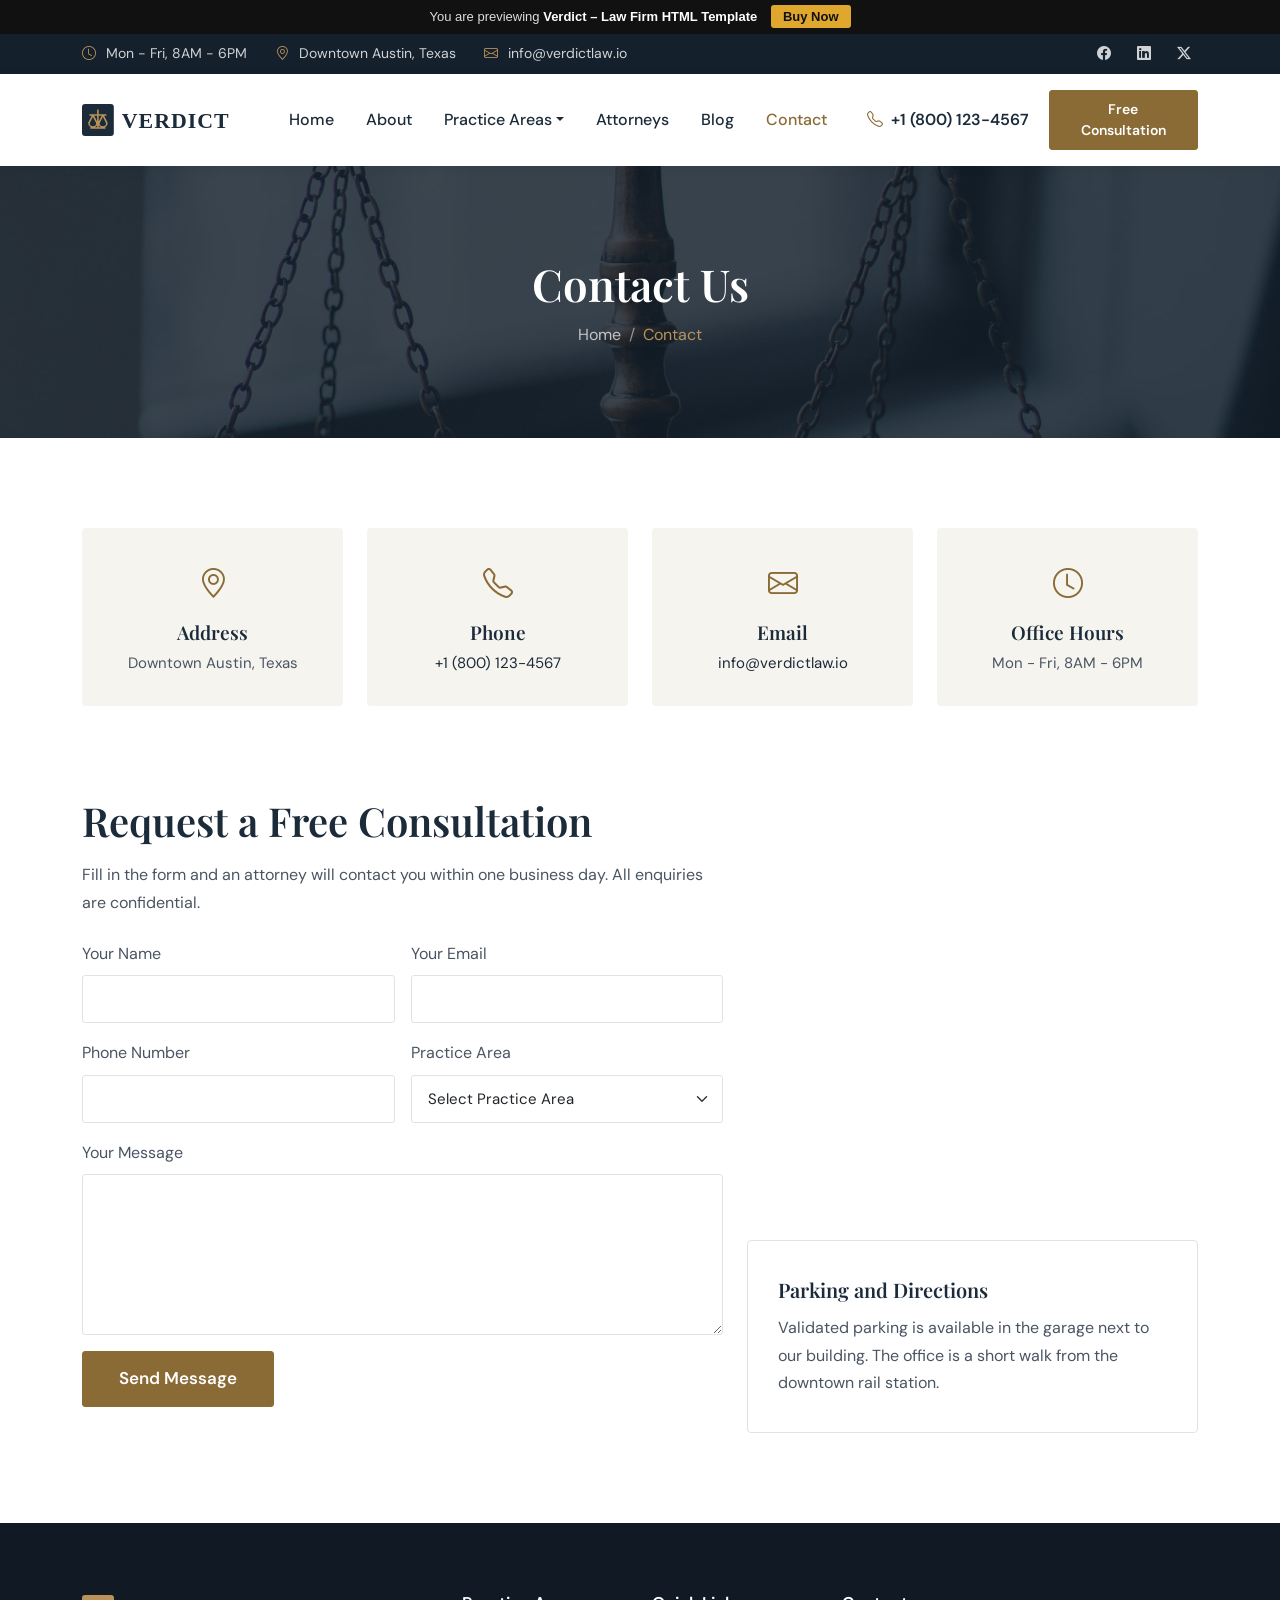
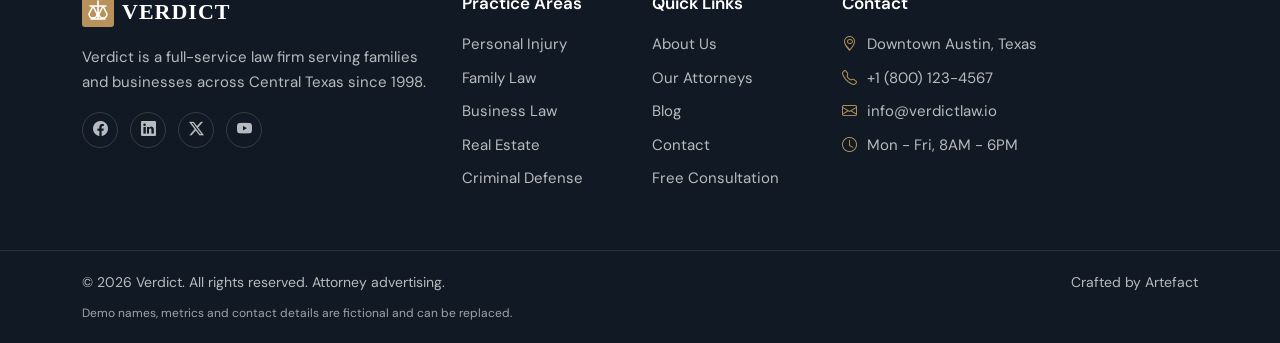
<file: contact.html>
<!DOCTYPE html>
<html lang="en" class="no-js">
<head>
  <meta charset="utf-8">
  <meta name="viewport" content="width=device-width, initial-scale=1">
  <title>Contact Us - Verdict</title>
  <meta name="description" content="Contact Verdict for a free consultation. Call, email or send us a message.">
  <meta name="author" content="Artefact">
  <meta name="theme-color" content="#1c2b3a">
  <meta property="og:title" content="Contact Us - Verdict">
  <meta property="og:description" content="Contact Verdict for a free consultation. Call, email or send us a message.">
  <meta property="og:type" content="website">
  <meta property="og:image" content="assets/img/og-image.jpg">
  <link rel="icon" href="assets/img/favicon.png" type="image/png">
  <link rel="preload" as="image" href="assets/img/page-title_pexels-photo-5669602.jpg">
  <!-- Vendor CSS -->
  <link rel="stylesheet" href="assets/vendors/bootstrap/css/bootstrap.min.css">
  <link rel="stylesheet" href="assets/vendors/bootstrap-icons/bootstrap-icons.min.css">
  <link rel="stylesheet" href="assets/vendors/aos/aos.css">
  <link rel="stylesheet" href="assets/vendors/swiper/swiper-bundle.min.css">

  <!-- Template CSS -->
  <link rel="stylesheet" href="assets/css/style.css">
  <link rel="stylesheet" href="./assets/css/preview-bar.css">
</head>
<body>
  <div class="template-preview-bar">You are previewing <strong>Verdict – Law Firm HTML Template</strong> <a href="https://www.codester.com/items/71493/verdict-law-firm-html-template" target="_blank" rel="noopener">Buy Now</a></div>


  <!-- ====== Top Bar ====== -->
  <div class="topbar d-none d-lg-block">
    <div class="container d-flex justify-content-between align-items-center">
      <ul class="list-inline mb-0 topbar-info">
        <li class="list-inline-item"><i class="bi bi-clock"></i> Mon - Fri, 8AM - 6PM</li>
        <li class="list-inline-item"><i class="bi bi-geo-alt"></i> Downtown Austin, Texas</li>
        <li class="list-inline-item"><a href="mailto:info@verdictlaw.io"><i class="bi bi-envelope"></i> info@verdictlaw.io</a></li>
      </ul>
      <ul class="list-inline mb-0 topbar-social">
        <li class="list-inline-item"><a href="https://facebook.com" target="_blank" rel="noopener" title="Facebook"><i class="bi bi-facebook"></i></a></li>
        <li class="list-inline-item"><a href="https://linkedin.com" target="_blank" rel="noopener" title="LinkedIn"><i class="bi bi-linkedin"></i></a></li>
        <li class="list-inline-item"><a href="https://twitter.com" target="_blank" rel="noopener" title="Twitter"><i class="bi bi-twitter-x"></i></a></li>
      </ul>
    </div>
  </div>

  <!-- ====== Header / Navbar ====== -->
  <header class="site-header sticky-top" id="header">
    <nav class="navbar navbar-expand-lg">
      <div class="container">
        <a class="navbar-brand" href="index.html">
          <img src="assets/img/logo.svg" alt="Verdict" width="176" height="36">
        </a>
        <button class="navbar-toggler" type="button" data-bs-toggle="collapse" data-bs-target="#mainNav" aria-controls="mainNav" aria-expanded="false" aria-label="Toggle navigation">
          <span class="navbar-toggler-icon"></span>
        </button>
        <div class="collapse navbar-collapse" id="mainNav">
          <ul class="navbar-nav ms-auto mb-2 mb-lg-0">
            <li class="nav-item"><a class="nav-link" href="index.html">Home</a></li>
            <li class="nav-item"><a class="nav-link" href="about.html">About</a></li>
            <li class="nav-item dropdown">
              <a class="nav-link dropdown-toggle" href="practice-areas.html" role="button" data-bs-toggle="dropdown" aria-expanded="false">Practice Areas</a>
              <ul class="dropdown-menu">
                <li><a class="dropdown-item" href="practice-areas.html">All Practice Areas</a></li>
                <li><hr class="dropdown-divider"></li>
                <li><a class="dropdown-item" href="practice-single.html">Personal Injury</a></li>
                <li><a class="dropdown-item" href="practice-single.html">Family Law</a></li>
                <li><a class="dropdown-item" href="practice-single.html">Business Law</a></li>
                <li><a class="dropdown-item" href="practice-single.html">Real Estate</a></li>
                <li><a class="dropdown-item" href="practice-single.html">Criminal Defense</a></li>
                <li><a class="dropdown-item" href="practice-single.html">Estate Planning</a></li>
              </ul>
            </li>
            <li class="nav-item"><a class="nav-link" href="attorneys.html">Attorneys</a></li>
            <li class="nav-item"><a class="nav-link" href="blog.html">Blog</a></li>
            <li class="nav-item"><a class="nav-link active" href="contact.html">Contact</a></li>
          </ul>
          <div class="header-cta ms-lg-4">
            <a href="tel:+18001234567" class="header-phone"><i class="bi bi-telephone"></i> +1 (800) 123-4567</a>
            <a href="contact.html" class="btn btn-primary btn-sm">Free Consultation</a>
          </div>
        </div>
      </div>
    </nav>
  </header>

  <main>


  <!-- ====== Page Title ====== -->
  <section class="page-title text-center">
    <div class="container">
      <h1>Contact Us</h1>
      <nav aria-label="breadcrumb">
        <ol class="breadcrumb">
          <li class="breadcrumb-item"><a href="index.html">Home</a></li>
          <li class="breadcrumb-item active">Contact</li>
        </ol>
      </nav>
    </div>
  </section>

  <!-- ====== Contact Info ====== -->
  <section class="contact-info pb-0">
    <div class="container">
      <div class="row gy-4">
        <div class="col-lg-3 col-md-6" data-aos="fade-up">
          <div class="contact-info-box">
            <i class="bi bi-geo-alt"></i>
            <h2>Address</h2>
            <p>Downtown Austin, Texas</p>
          </div>
        </div>
        <div class="col-lg-3 col-md-6" data-aos="fade-up" data-aos-delay="100">
          <div class="contact-info-box">
            <i class="bi bi-telephone"></i>
            <h2>Phone</h2>
            <p><a href="tel:+18001234567">+1 (800) 123-4567</a></p>
          </div>
        </div>
        <div class="col-lg-3 col-md-6" data-aos="fade-up" data-aos-delay="200">
          <div class="contact-info-box">
            <i class="bi bi-envelope"></i>
            <h2>Email</h2>
            <p><a href="mailto:info@verdictlaw.io">info@verdictlaw.io</a></p>
          </div>
        </div>
        <div class="col-lg-3 col-md-6" data-aos="fade-up" data-aos-delay="300">
          <div class="contact-info-box">
            <i class="bi bi-clock"></i>
            <h2>Office Hours</h2>
            <p>Mon - Fri, 8AM - 6PM</p>
          </div>
        </div>
      </div>
    </div>
  </section>

  <!-- ====== Contact Form ====== -->
  <section class="contact">
    <div class="container">
      <div class="row gy-5">
        <div class="col-lg-7" data-aos="fade-right">
          <div class="section-title text-start mb-4">
            <h2>Request a Free Consultation</h2>
            <p>Fill in the form and an attorney will contact you within one business day. All enquiries are confidential.</p>
          </div>
          <form class="contact-form" action="#" method="post">
            <div class="row g-3">
              <div class="col-md-6">
                <label for="name" class="form-label">Your Name</label>
                <input type="text" class="form-control" id="name" name="name" autocomplete="name" required>
              </div>
              <div class="col-md-6">
                <label for="email" class="form-label">Your Email</label>
                <input type="email" class="form-control" id="email" name="email" autocomplete="email" required>
              </div>
              <div class="col-md-6">
                <label for="phone" class="form-label">Phone Number</label>
                <input type="tel" class="form-control" id="phone" name="phone" autocomplete="tel">
              </div>
              <div class="col-md-6">
                <label for="subject" class="form-label">Practice Area</label>
                <select class="form-select" id="subject" name="subject">
                  <option selected>Select Practice Area</option>
                  <option>Personal Injury</option>
                  <option>Family Law</option>
                  <option>Business Law</option>
                  <option>Real Estate</option>
                  <option>Criminal Defense</option>
                  <option>Estate Planning</option>
                </select>
              </div>
              <div class="col-12">
                <label for="message" class="form-label">Your Message</label>
                <textarea class="form-control" id="message" name="message" rows="6" required></textarea>
              </div>
              <div class="col-12">
                <button type="submit" class="btn btn-primary btn-lg">Send Message</button>
                <div class="form-message alert alert-success" role="alert"></div>
              </div>
            </div>
          </form>
        </div>
        <div class="col-lg-5" data-aos="fade-left">
          <div class="map-box">
            <iframe src="https://maps.google.com/maps?q=downtown%20austin%20texas&amp;z=14&amp;hl=en&amp;output=embed" width="600" height="420" loading="lazy" title="Office location"></iframe>
          </div>
          <div class="practice-card h-auto mt-4">
            <h3 class="fs-5">Parking and Directions</h3>
            <p class="mb-0">Validated parking is available in the garage next to our building. The office is a short walk from the downtown rail station.</p>
          </div>
        </div>
      </div>
    </div>
  </section>


  </main>

  <!-- ====== Footer ====== -->
  <footer class="site-footer">
    <div class="container">
      <div class="row gy-4">
        <div class="col-lg-4 col-md-6">
          <a href="index.html" class="footer-logo"><img src="assets/img/logo-white.svg" alt="Verdict" width="176" height="36"></a>
          <p class="mt-3">Verdict is a full-service law firm serving families and businesses across Central Texas since 1998.</p>
          <ul class="list-inline footer-social mb-0">
            <li class="list-inline-item"><a href="https://facebook.com" target="_blank" rel="noopener" title="Facebook"><i class="bi bi-facebook"></i></a></li>
            <li class="list-inline-item"><a href="https://linkedin.com" target="_blank" rel="noopener" title="LinkedIn"><i class="bi bi-linkedin"></i></a></li>
            <li class="list-inline-item"><a href="https://twitter.com" target="_blank" rel="noopener" title="Twitter"><i class="bi bi-twitter-x"></i></a></li>
            <li class="list-inline-item"><a href="https://youtube.com" target="_blank" rel="noopener" title="YouTube"><i class="bi bi-youtube"></i></a></li>
          </ul>
        </div>
        <div class="col-lg-2 col-md-6 col-6">
          <h3 class="footer-title">Practice Areas</h3>
          <ul class="footer-links">
            <li><a href="practice-single.html">Personal Injury</a></li>
            <li><a href="practice-single.html">Family Law</a></li>
            <li><a href="practice-single.html">Business Law</a></li>
            <li><a href="practice-single.html">Real Estate</a></li>
            <li><a href="practice-single.html">Criminal Defense</a></li>
          </ul>
        </div>
        <div class="col-lg-2 col-md-6 col-6">
          <h3 class="footer-title">Quick Links</h3>
          <ul class="footer-links">
            <li><a href="about.html">About Us</a></li>
            <li><a href="attorneys.html">Our Attorneys</a></li>
            <li><a href="blog.html">Blog</a></li>
            <li><a href="contact.html">Contact</a></li>
            <li><a href="contact.html">Free Consultation</a></li>
          </ul>
        </div>
        <div class="col-lg-4 col-md-6">
          <h3 class="footer-title">Contact</h3>
          <ul class="footer-contact">
            <li><i class="bi bi-geo-alt"></i> Downtown Austin, Texas</li>
            <li><i class="bi bi-telephone"></i> <a href="tel:+18001234567">+1 (800) 123-4567</a></li>
            <li><i class="bi bi-envelope"></i> <a href="mailto:info@verdictlaw.io">info@verdictlaw.io</a></li>
            <li><i class="bi bi-clock"></i> Mon - Fri, 8AM - 6PM</li>
          </ul>
        </div>
      </div>
    </div>
    <div class="footer-bottom">
      <div class="container d-flex flex-column flex-md-row justify-content-between align-items-center gap-2">
        <p class="mb-0">&copy; 2026 Verdict. All rights reserved. Attorney advertising.</p>
        <p class="mb-0">Crafted by <a href="https://www.codester.com/RelictTheme/" target="_blank" rel="noopener">Artefact</a></p>
      </div>
      <div class="container">
        <p class="footer-note mb-0">Demo names, metrics and contact details are fictional and can be replaced.</p>
      </div>
    </div>
  </footer>

  <!-- Back to top -->
  <a href="#" class="back-to-top" id="backToTop" title="Back to top"><i class="bi bi-arrow-up"></i></a>


  <!-- Vendor JS -->
  <script src="assets/vendors/bootstrap/js/bootstrap.bundle.min.js"></script>
  <script src="assets/vendors/aos/aos.js"></script>
  <script src="assets/vendors/swiper/swiper-bundle.min.js"></script>

  <!-- Template JS -->
  <script src="assets/js/main.js"></script>
</body>
</html>
</file>
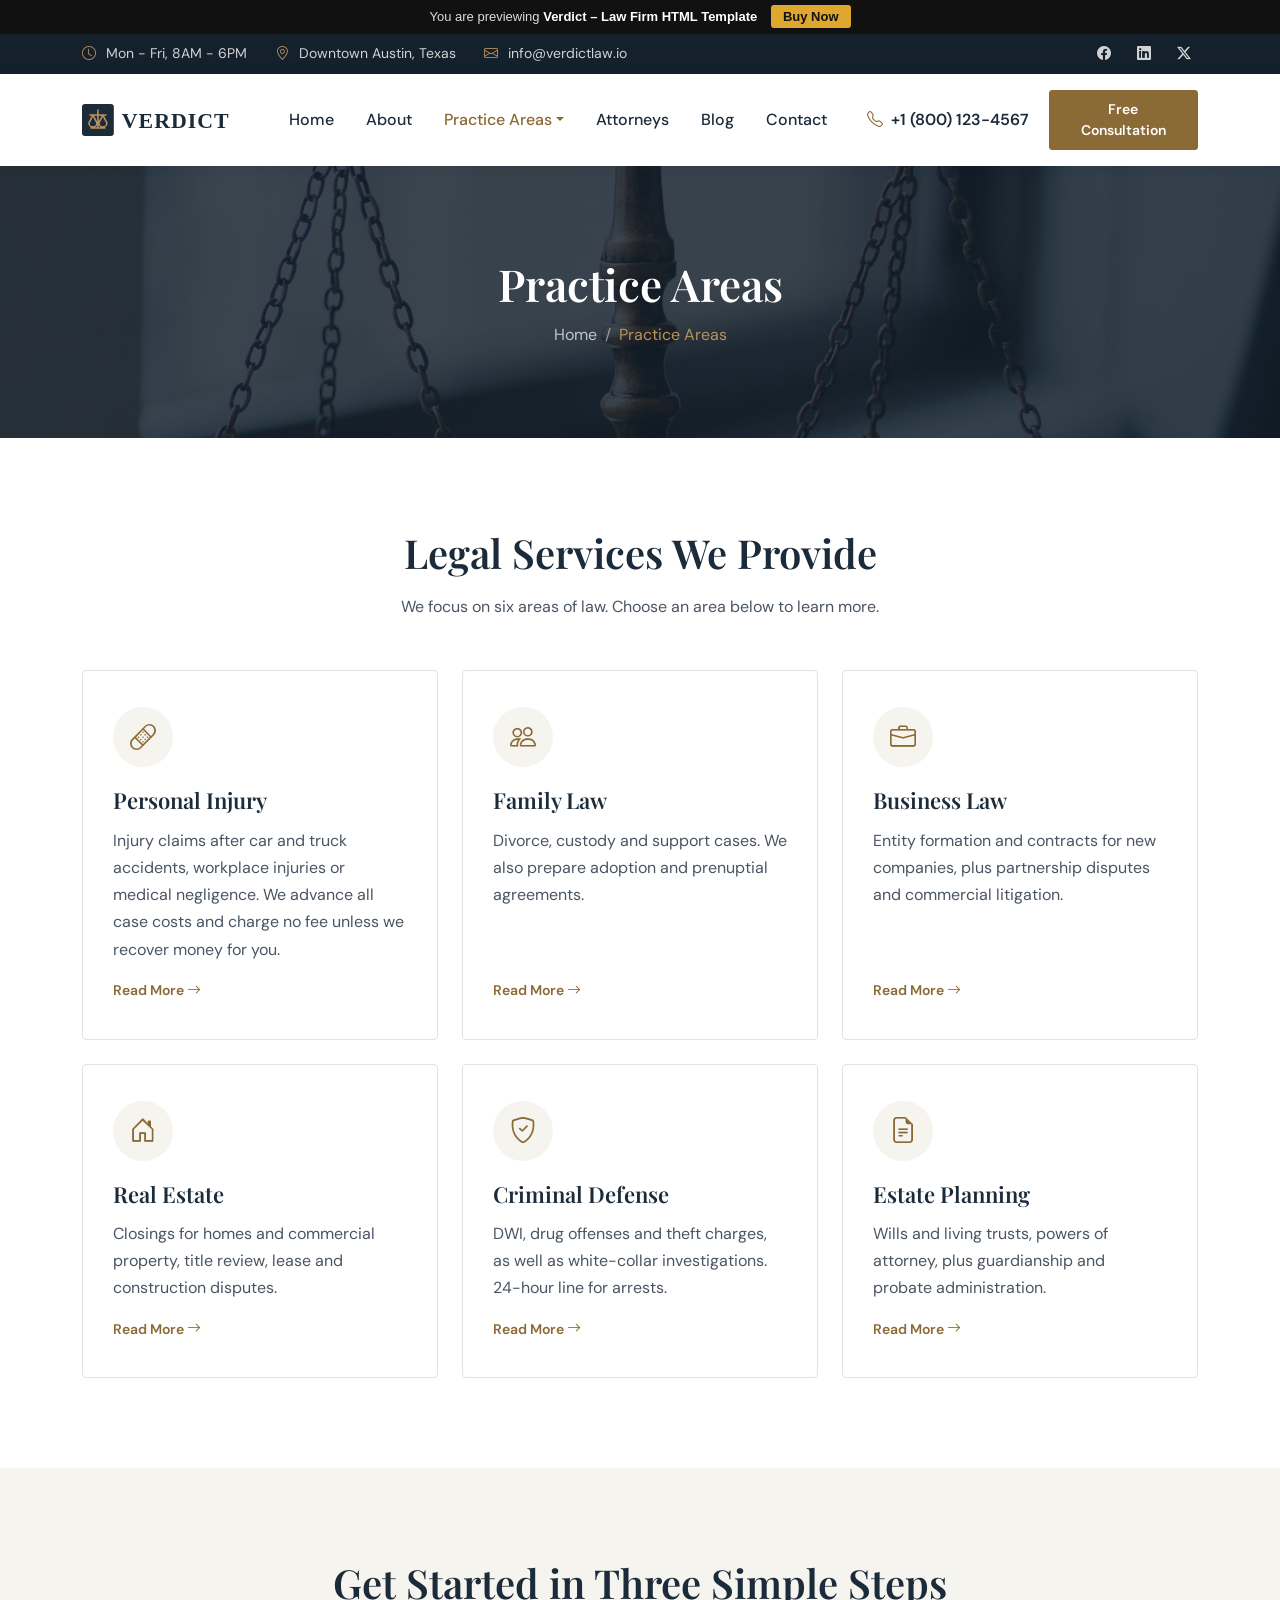
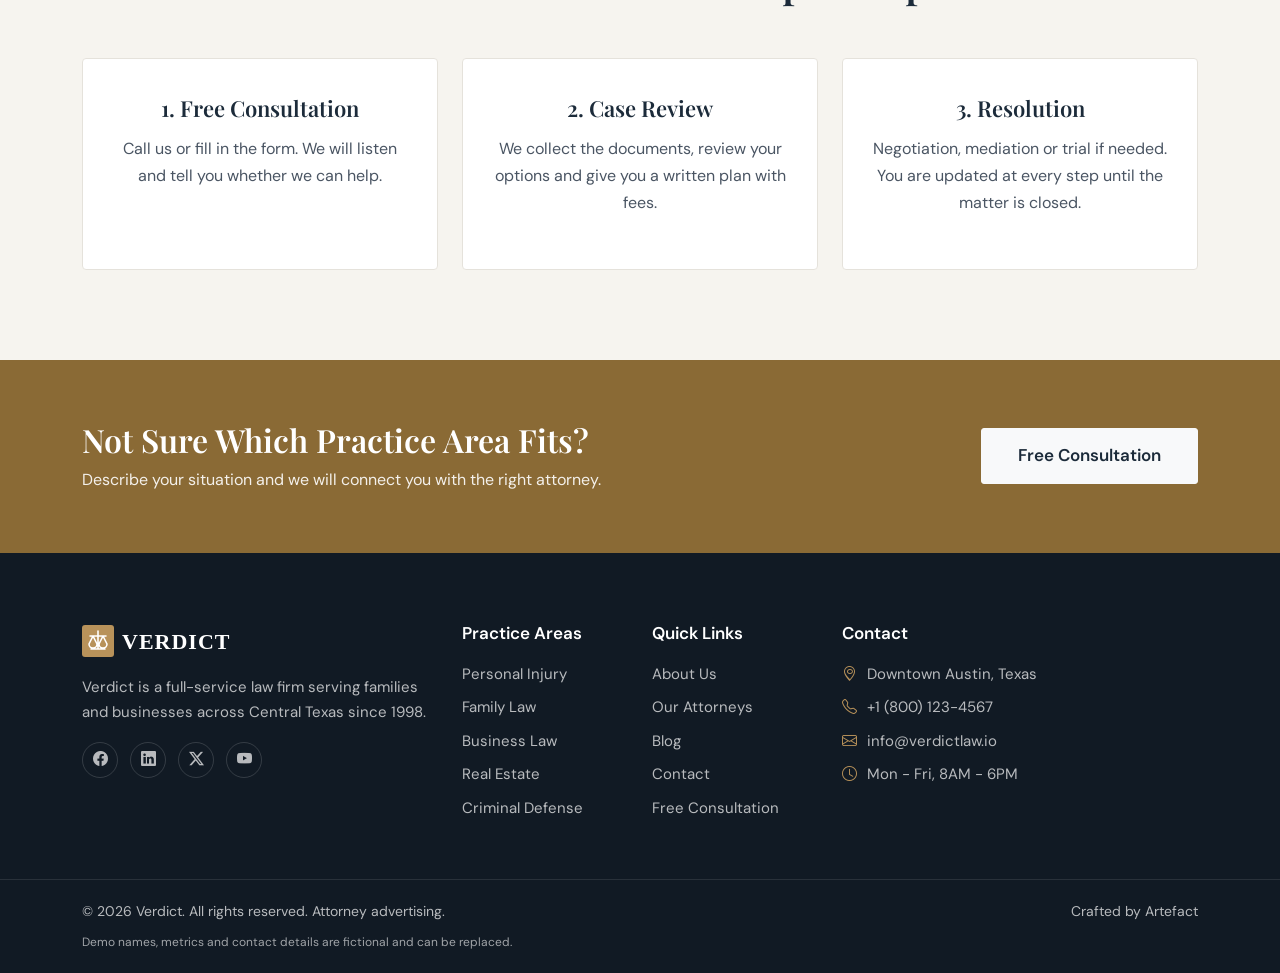
<file: practice-areas.html>
<!DOCTYPE html>
<html lang="en" class="no-js">
<head>
  <meta charset="utf-8">
  <meta name="viewport" content="width=device-width, initial-scale=1">
  <title>Practice Areas - Verdict</title>
  <meta name="description" content="Personal injury, family law, business law, real estate, criminal defense and estate planning services in Central Texas.">
  <meta name="author" content="Artefact">
  <meta name="theme-color" content="#1c2b3a">
  <meta property="og:title" content="Practice Areas - Verdict">
  <meta property="og:description" content="Personal injury, family law, business law, real estate, criminal defense and estate planning services in Central Texas.">
  <meta property="og:type" content="website">
  <meta property="og:image" content="assets/img/og-image.jpg">
  <link rel="icon" href="assets/img/favicon.png" type="image/png">
  <link rel="preload" as="image" href="assets/img/page-title_pexels-photo-5669602.jpg">
  <!-- Vendor CSS -->
  <link rel="stylesheet" href="assets/vendors/bootstrap/css/bootstrap.min.css">
  <link rel="stylesheet" href="assets/vendors/bootstrap-icons/bootstrap-icons.min.css">
  <link rel="stylesheet" href="assets/vendors/aos/aos.css">
  <link rel="stylesheet" href="assets/vendors/swiper/swiper-bundle.min.css">

  <!-- Template CSS -->
  <link rel="stylesheet" href="assets/css/style.css">
  <link rel="stylesheet" href="./assets/css/preview-bar.css">
</head>
<body>
  <div class="template-preview-bar">You are previewing <strong>Verdict – Law Firm HTML Template</strong> <a href="https://www.codester.com/items/71493/verdict-law-firm-html-template" target="_blank" rel="noopener">Buy Now</a></div>


  <!-- ====== Top Bar ====== -->
  <div class="topbar d-none d-lg-block">
    <div class="container d-flex justify-content-between align-items-center">
      <ul class="list-inline mb-0 topbar-info">
        <li class="list-inline-item"><i class="bi bi-clock"></i> Mon - Fri, 8AM - 6PM</li>
        <li class="list-inline-item"><i class="bi bi-geo-alt"></i> Downtown Austin, Texas</li>
        <li class="list-inline-item"><a href="mailto:info@verdictlaw.io"><i class="bi bi-envelope"></i> info@verdictlaw.io</a></li>
      </ul>
      <ul class="list-inline mb-0 topbar-social">
        <li class="list-inline-item"><a href="https://facebook.com" target="_blank" rel="noopener" title="Facebook"><i class="bi bi-facebook"></i></a></li>
        <li class="list-inline-item"><a href="https://linkedin.com" target="_blank" rel="noopener" title="LinkedIn"><i class="bi bi-linkedin"></i></a></li>
        <li class="list-inline-item"><a href="https://twitter.com" target="_blank" rel="noopener" title="Twitter"><i class="bi bi-twitter-x"></i></a></li>
      </ul>
    </div>
  </div>

  <!-- ====== Header / Navbar ====== -->
  <header class="site-header sticky-top" id="header">
    <nav class="navbar navbar-expand-lg">
      <div class="container">
        <a class="navbar-brand" href="index.html">
          <img src="assets/img/logo.svg" alt="Verdict" width="176" height="36">
        </a>
        <button class="navbar-toggler" type="button" data-bs-toggle="collapse" data-bs-target="#mainNav" aria-controls="mainNav" aria-expanded="false" aria-label="Toggle navigation">
          <span class="navbar-toggler-icon"></span>
        </button>
        <div class="collapse navbar-collapse" id="mainNav">
          <ul class="navbar-nav ms-auto mb-2 mb-lg-0">
            <li class="nav-item"><a class="nav-link" href="index.html">Home</a></li>
            <li class="nav-item"><a class="nav-link" href="about.html">About</a></li>
            <li class="nav-item dropdown">
              <a class="nav-link dropdown-toggle active" href="practice-areas.html" role="button" data-bs-toggle="dropdown" aria-expanded="false">Practice Areas</a>
              <ul class="dropdown-menu">
                <li><a class="dropdown-item" href="practice-areas.html">All Practice Areas</a></li>
                <li><hr class="dropdown-divider"></li>
                <li><a class="dropdown-item" href="practice-single.html">Personal Injury</a></li>
                <li><a class="dropdown-item" href="practice-single.html">Family Law</a></li>
                <li><a class="dropdown-item" href="practice-single.html">Business Law</a></li>
                <li><a class="dropdown-item" href="practice-single.html">Real Estate</a></li>
                <li><a class="dropdown-item" href="practice-single.html">Criminal Defense</a></li>
                <li><a class="dropdown-item" href="practice-single.html">Estate Planning</a></li>
              </ul>
            </li>
            <li class="nav-item"><a class="nav-link" href="attorneys.html">Attorneys</a></li>
            <li class="nav-item"><a class="nav-link" href="blog.html">Blog</a></li>
            <li class="nav-item"><a class="nav-link" href="contact.html">Contact</a></li>
          </ul>
          <div class="header-cta ms-lg-4">
            <a href="tel:+18001234567" class="header-phone"><i class="bi bi-telephone"></i> +1 (800) 123-4567</a>
            <a href="contact.html" class="btn btn-primary btn-sm">Free Consultation</a>
          </div>
        </div>
      </div>
    </nav>
  </header>

  <main>


  <!-- ====== Page Title ====== -->
  <section class="page-title text-center">
    <div class="container">
      <h1>Practice Areas</h1>
      <nav aria-label="breadcrumb">
        <ol class="breadcrumb">
          <li class="breadcrumb-item"><a href="index.html">Home</a></li>
          <li class="breadcrumb-item active">Practice Areas</li>
        </ol>
      </nav>
    </div>
  </section>

  <!-- ====== Practice Areas Section ====== -->
  <section class="practice-areas">
    <div class="container">
      <div class="section-title text-center" data-aos="fade-up">
        <h2>Legal Services We Provide</h2>
        <p>We focus on six areas of law. Choose an area below to learn more.</p>
      </div>
      <div class="row gy-4">
        <div class="col-lg-4 col-md-6" data-aos="fade-up">
          <div class="practice-card">
            <div class="icon"><i class="bi bi-bandaid"></i></div>
            <h3><a href="practice-single.html">Personal Injury</a></h3>
            <p>Injury claims after car and truck accidents, workplace injuries or medical negligence. We advance all case costs and charge no fee unless we recover money for you.</p>
            <a href="practice-single.html" class="read-more">Read More <i class="bi bi-arrow-right"></i></a>
          </div>
        </div>
        <div class="col-lg-4 col-md-6" data-aos="fade-up" data-aos-delay="100">
          <div class="practice-card">
            <div class="icon"><i class="bi bi-people"></i></div>
            <h3><a href="practice-single.html">Family Law</a></h3>
            <p>Divorce, custody and support cases. We also prepare adoption and prenuptial agreements.</p>
            <a href="practice-single.html" class="read-more">Read More <i class="bi bi-arrow-right"></i></a>
          </div>
        </div>
        <div class="col-lg-4 col-md-6" data-aos="fade-up" data-aos-delay="200">
          <div class="practice-card">
            <div class="icon"><i class="bi bi-briefcase"></i></div>
            <h3><a href="practice-single.html">Business Law</a></h3>
            <p>Entity formation and contracts for new companies, plus partnership disputes and commercial litigation.</p>
            <a href="practice-single.html" class="read-more">Read More <i class="bi bi-arrow-right"></i></a>
          </div>
        </div>
        <div class="col-lg-4 col-md-6" data-aos="fade-up">
          <div class="practice-card">
            <div class="icon"><i class="bi bi-house-door"></i></div>
            <h3><a href="practice-single.html">Real Estate</a></h3>
            <p>Closings for homes and commercial property, title review, lease and construction disputes.</p>
            <a href="practice-single.html" class="read-more">Read More <i class="bi bi-arrow-right"></i></a>
          </div>
        </div>
        <div class="col-lg-4 col-md-6" data-aos="fade-up" data-aos-delay="100">
          <div class="practice-card">
            <div class="icon"><i class="bi bi-shield-check"></i></div>
            <h3><a href="practice-single.html">Criminal Defense</a></h3>
            <p>DWI, drug offenses and theft charges, as well as white-collar investigations. 24-hour line for arrests.</p>
            <a href="practice-single.html" class="read-more">Read More <i class="bi bi-arrow-right"></i></a>
          </div>
        </div>
        <div class="col-lg-4 col-md-6" data-aos="fade-up" data-aos-delay="200">
          <div class="practice-card">
            <div class="icon"><i class="bi bi-file-earmark-text"></i></div>
            <h3><a href="practice-single.html">Estate Planning</a></h3>
            <p>Wills and living trusts, powers of attorney, plus guardianship and probate administration.</p>
            <a href="practice-single.html" class="read-more">Read More <i class="bi bi-arrow-right"></i></a>
          </div>
        </div>
      </div>
    </div>
  </section>

  <!-- ====== Process Section ====== -->
  <section class="process bg-light">
    <div class="container">
      <div class="section-title text-center" data-aos="fade-up">
        <h2>Get Started in Three Simple Steps</h2>
      </div>
      <div class="row gy-4">
        <div class="col-md-4" data-aos="fade-up">
          <div class="practice-card text-center">
            <h3>1. Free Consultation</h3>
            <p>Call us or fill in the form. We will listen and tell you whether we can help.</p>
          </div>
        </div>
        <div class="col-md-4" data-aos="fade-up" data-aos-delay="100">
          <div class="practice-card text-center">
            <h3>2. Case Review</h3>
            <p>We collect the documents, review your options and give you a written plan with fees.</p>
          </div>
        </div>
        <div class="col-md-4" data-aos="fade-up" data-aos-delay="200">
          <div class="practice-card text-center">
            <h3>3. Resolution</h3>
            <p>Negotiation, mediation or trial if needed. You are updated at every step until the matter is closed.</p>
          </div>
        </div>
      </div>
    </div>
  </section>

  <!-- ====== CTA Section ====== -->
  <section class="cta">
    <div class="container">
      <div class="row align-items-center gy-3">
        <div class="col-lg-8" data-aos="fade-right">
          <h2>Not Sure Which Practice Area Fits?</h2>
          <p>Describe your situation and we will connect you with the right attorney.</p>
        </div>
        <div class="col-lg-4 text-lg-end" data-aos="fade-left">
          <a href="contact.html" class="btn btn-light btn-lg">Free Consultation</a>
        </div>
      </div>
    </div>
  </section>


  </main>

  <!-- ====== Footer ====== -->
  <footer class="site-footer">
    <div class="container">
      <div class="row gy-4">
        <div class="col-lg-4 col-md-6">
          <a href="index.html" class="footer-logo"><img src="assets/img/logo-white.svg" alt="Verdict" width="176" height="36"></a>
          <p class="mt-3">Verdict is a full-service law firm serving families and businesses across Central Texas since 1998.</p>
          <ul class="list-inline footer-social mb-0">
            <li class="list-inline-item"><a href="https://facebook.com" target="_blank" rel="noopener" title="Facebook"><i class="bi bi-facebook"></i></a></li>
            <li class="list-inline-item"><a href="https://linkedin.com" target="_blank" rel="noopener" title="LinkedIn"><i class="bi bi-linkedin"></i></a></li>
            <li class="list-inline-item"><a href="https://twitter.com" target="_blank" rel="noopener" title="Twitter"><i class="bi bi-twitter-x"></i></a></li>
            <li class="list-inline-item"><a href="https://youtube.com" target="_blank" rel="noopener" title="YouTube"><i class="bi bi-youtube"></i></a></li>
          </ul>
        </div>
        <div class="col-lg-2 col-md-6 col-6">
          <h3 class="footer-title">Practice Areas</h3>
          <ul class="footer-links">
            <li><a href="practice-single.html">Personal Injury</a></li>
            <li><a href="practice-single.html">Family Law</a></li>
            <li><a href="practice-single.html">Business Law</a></li>
            <li><a href="practice-single.html">Real Estate</a></li>
            <li><a href="practice-single.html">Criminal Defense</a></li>
          </ul>
        </div>
        <div class="col-lg-2 col-md-6 col-6">
          <h3 class="footer-title">Quick Links</h3>
          <ul class="footer-links">
            <li><a href="about.html">About Us</a></li>
            <li><a href="attorneys.html">Our Attorneys</a></li>
            <li><a href="blog.html">Blog</a></li>
            <li><a href="contact.html">Contact</a></li>
            <li><a href="contact.html">Free Consultation</a></li>
          </ul>
        </div>
        <div class="col-lg-4 col-md-6">
          <h3 class="footer-title">Contact</h3>
          <ul class="footer-contact">
            <li><i class="bi bi-geo-alt"></i> Downtown Austin, Texas</li>
            <li><i class="bi bi-telephone"></i> <a href="tel:+18001234567">+1 (800) 123-4567</a></li>
            <li><i class="bi bi-envelope"></i> <a href="mailto:info@verdictlaw.io">info@verdictlaw.io</a></li>
            <li><i class="bi bi-clock"></i> Mon - Fri, 8AM - 6PM</li>
          </ul>
        </div>
      </div>
    </div>
    <div class="footer-bottom">
      <div class="container d-flex flex-column flex-md-row justify-content-between align-items-center gap-2">
        <p class="mb-0">&copy; 2026 Verdict. All rights reserved. Attorney advertising.</p>
        <p class="mb-0">Crafted by <a href="https://www.codester.com/RelictTheme/" target="_blank" rel="noopener">Artefact</a></p>
      </div>
      <div class="container">
        <p class="footer-note mb-0">Demo names, metrics and contact details are fictional and can be replaced.</p>
      </div>
    </div>
  </footer>

  <!-- Back to top -->
  <a href="#" class="back-to-top" id="backToTop" title="Back to top"><i class="bi bi-arrow-up"></i></a>


  <!-- Vendor JS -->
  <script src="assets/vendors/bootstrap/js/bootstrap.bundle.min.js"></script>
  <script src="assets/vendors/aos/aos.js"></script>
  <script src="assets/vendors/swiper/swiper-bundle.min.js"></script>

  <!-- Template JS -->
  <script src="assets/js/main.js"></script>
</body>
</html>
</file>
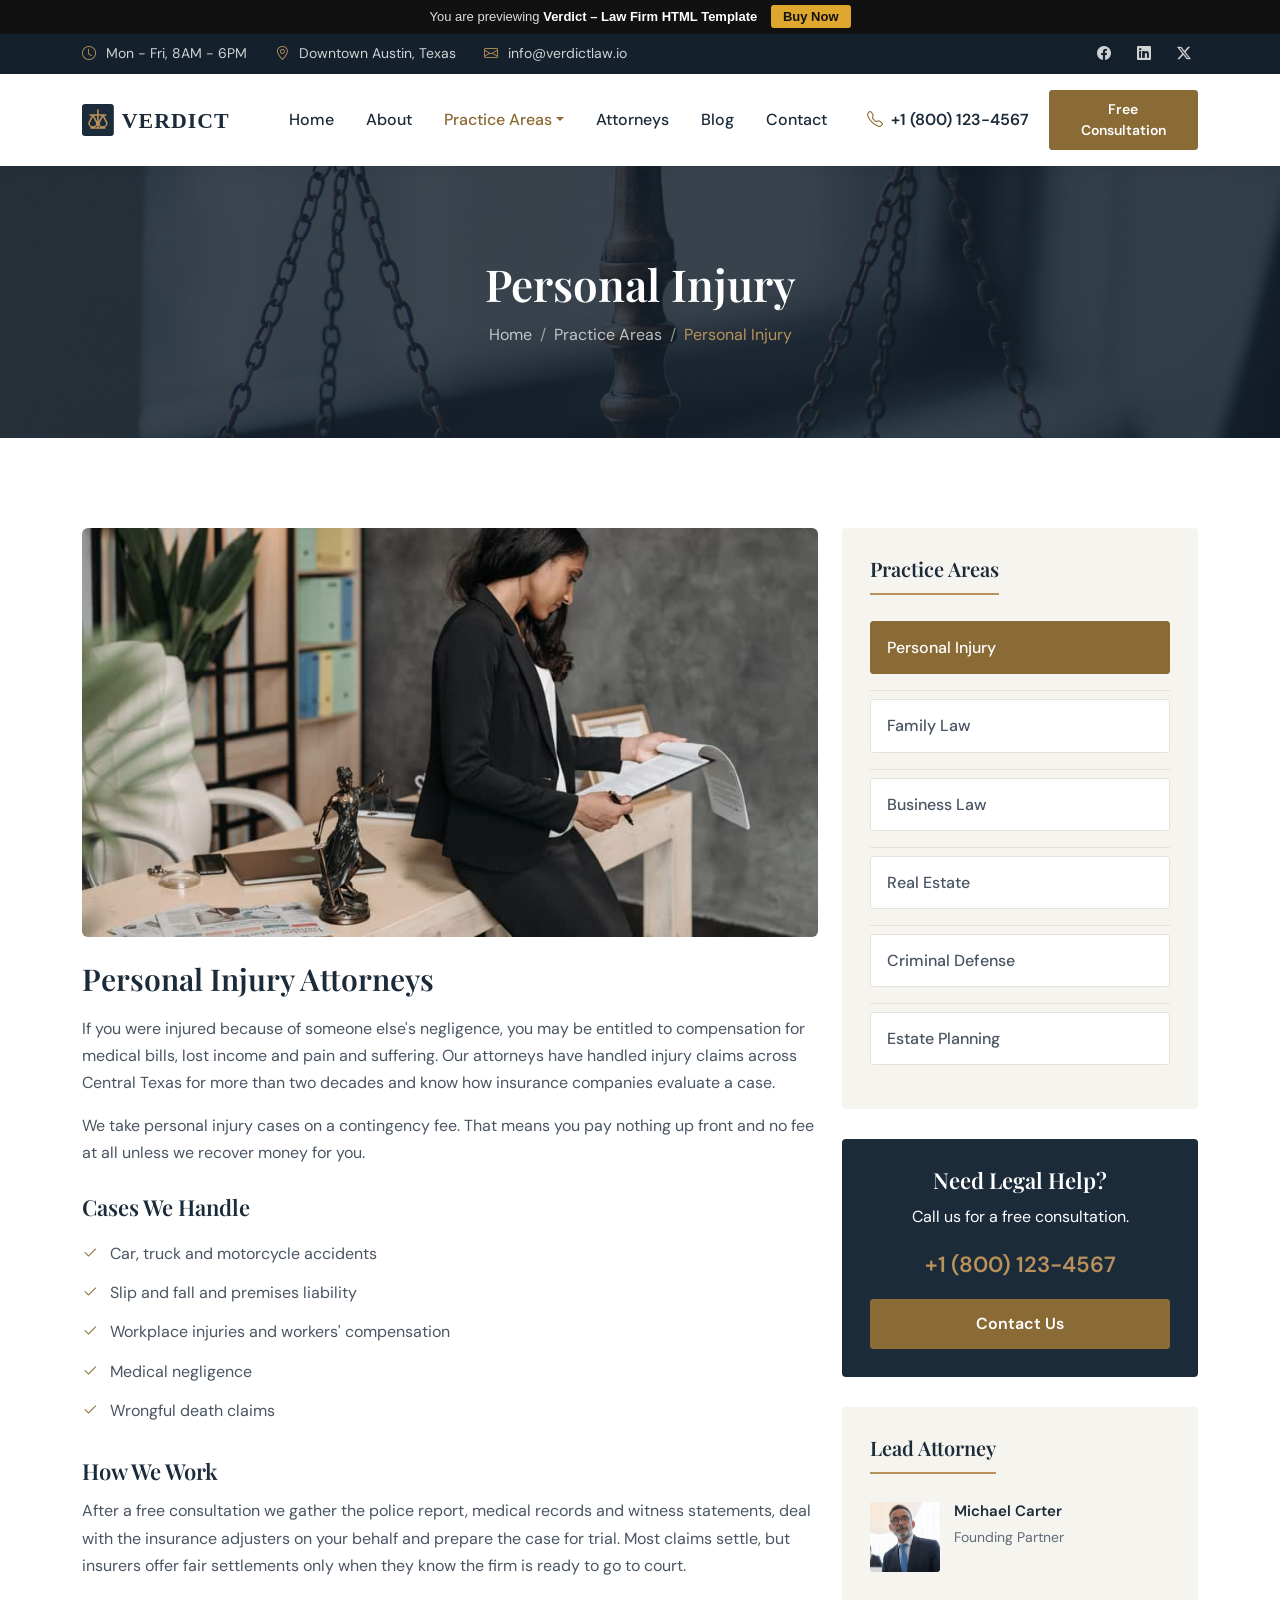
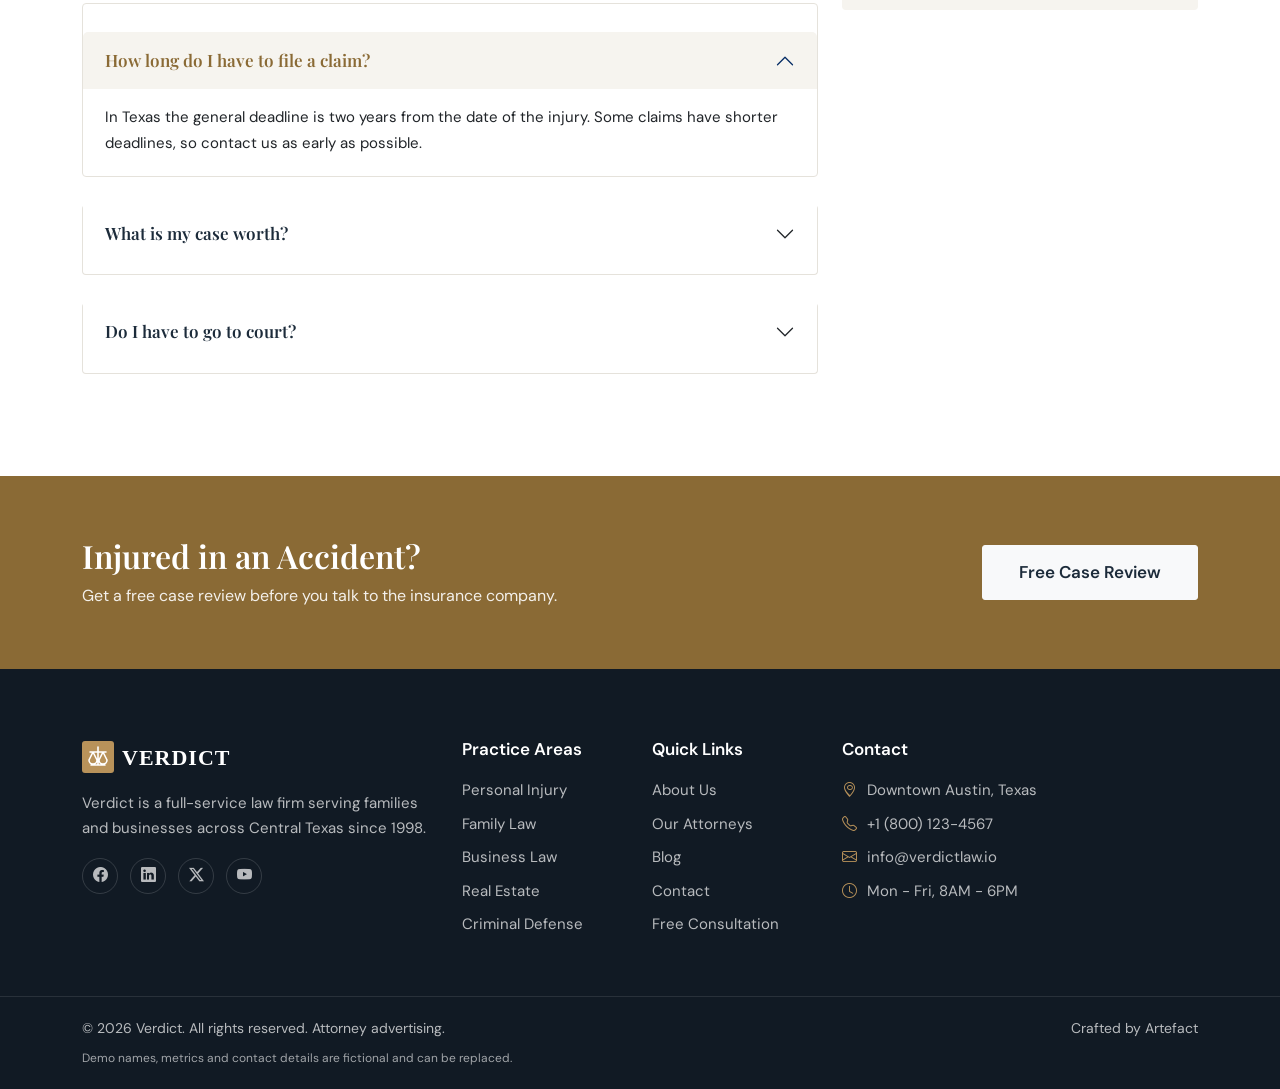
<file: practice-single.html>
<!DOCTYPE html>
<html lang="en" class="no-js">
<head>
  <meta charset="utf-8">
  <meta name="viewport" content="width=device-width, initial-scale=1">
  <title>Personal Injury - Verdict</title>
  <meta name="description" content="Personal injury attorneys in Central Texas. Car accidents, workplace injuries and medical negligence. No fee unless we win.">
  <meta name="author" content="Artefact">
  <meta name="theme-color" content="#1c2b3a">
  <meta property="og:title" content="Personal Injury - Verdict">
  <meta property="og:description" content="Personal injury attorneys in Central Texas. Car accidents, workplace injuries and medical negligence. No fee unless we win.">
  <meta property="og:type" content="website">
  <meta property="og:image" content="assets/img/og-image.jpg">
  <link rel="icon" href="assets/img/favicon.png" type="image/png">
  <link rel="preload" as="image" href="assets/img/page-title_pexels-photo-5669602.jpg">
  <!-- Vendor CSS -->
  <link rel="stylesheet" href="assets/vendors/bootstrap/css/bootstrap.min.css">
  <link rel="stylesheet" href="assets/vendors/bootstrap-icons/bootstrap-icons.min.css">
  <link rel="stylesheet" href="assets/vendors/aos/aos.css">
  <link rel="stylesheet" href="assets/vendors/swiper/swiper-bundle.min.css">

  <!-- Template CSS -->
  <link rel="stylesheet" href="assets/css/style.css">
  <link rel="stylesheet" href="./assets/css/preview-bar.css">
</head>
<body>
  <div class="template-preview-bar">You are previewing <strong>Verdict – Law Firm HTML Template</strong> <a href="https://www.codester.com/items/71493/verdict-law-firm-html-template" target="_blank" rel="noopener">Buy Now</a></div>


  <!-- ====== Top Bar ====== -->
  <div class="topbar d-none d-lg-block">
    <div class="container d-flex justify-content-between align-items-center">
      <ul class="list-inline mb-0 topbar-info">
        <li class="list-inline-item"><i class="bi bi-clock"></i> Mon - Fri, 8AM - 6PM</li>
        <li class="list-inline-item"><i class="bi bi-geo-alt"></i> Downtown Austin, Texas</li>
        <li class="list-inline-item"><a href="mailto:info@verdictlaw.io"><i class="bi bi-envelope"></i> info@verdictlaw.io</a></li>
      </ul>
      <ul class="list-inline mb-0 topbar-social">
        <li class="list-inline-item"><a href="https://facebook.com" target="_blank" rel="noopener" title="Facebook"><i class="bi bi-facebook"></i></a></li>
        <li class="list-inline-item"><a href="https://linkedin.com" target="_blank" rel="noopener" title="LinkedIn"><i class="bi bi-linkedin"></i></a></li>
        <li class="list-inline-item"><a href="https://twitter.com" target="_blank" rel="noopener" title="Twitter"><i class="bi bi-twitter-x"></i></a></li>
      </ul>
    </div>
  </div>

  <!-- ====== Header / Navbar ====== -->
  <header class="site-header sticky-top" id="header">
    <nav class="navbar navbar-expand-lg">
      <div class="container">
        <a class="navbar-brand" href="index.html">
          <img src="assets/img/logo.svg" alt="Verdict" width="176" height="36">
        </a>
        <button class="navbar-toggler" type="button" data-bs-toggle="collapse" data-bs-target="#mainNav" aria-controls="mainNav" aria-expanded="false" aria-label="Toggle navigation">
          <span class="navbar-toggler-icon"></span>
        </button>
        <div class="collapse navbar-collapse" id="mainNav">
          <ul class="navbar-nav ms-auto mb-2 mb-lg-0">
            <li class="nav-item"><a class="nav-link" href="index.html">Home</a></li>
            <li class="nav-item"><a class="nav-link" href="about.html">About</a></li>
            <li class="nav-item dropdown">
              <a class="nav-link dropdown-toggle active" href="practice-areas.html" role="button" data-bs-toggle="dropdown" aria-expanded="false">Practice Areas</a>
              <ul class="dropdown-menu">
                <li><a class="dropdown-item" href="practice-areas.html">All Practice Areas</a></li>
                <li><hr class="dropdown-divider"></li>
                <li><a class="dropdown-item" href="practice-single.html">Personal Injury</a></li>
                <li><a class="dropdown-item" href="practice-single.html">Family Law</a></li>
                <li><a class="dropdown-item" href="practice-single.html">Business Law</a></li>
                <li><a class="dropdown-item" href="practice-single.html">Real Estate</a></li>
                <li><a class="dropdown-item" href="practice-single.html">Criminal Defense</a></li>
                <li><a class="dropdown-item" href="practice-single.html">Estate Planning</a></li>
              </ul>
            </li>
            <li class="nav-item"><a class="nav-link" href="attorneys.html">Attorneys</a></li>
            <li class="nav-item"><a class="nav-link" href="blog.html">Blog</a></li>
            <li class="nav-item"><a class="nav-link" href="contact.html">Contact</a></li>
          </ul>
          <div class="header-cta ms-lg-4">
            <a href="tel:+18001234567" class="header-phone"><i class="bi bi-telephone"></i> +1 (800) 123-4567</a>
            <a href="contact.html" class="btn btn-primary btn-sm">Free Consultation</a>
          </div>
        </div>
      </div>
    </nav>
  </header>

  <main>


  <!-- ====== Page Title ====== -->
  <section class="page-title text-center">
    <div class="container">
      <h1>Personal Injury</h1>
      <nav aria-label="breadcrumb">
        <ol class="breadcrumb">
          <li class="breadcrumb-item"><a href="index.html">Home</a></li>
          <li class="breadcrumb-item"><a href="practice-areas.html">Practice Areas</a></li>
          <li class="breadcrumb-item active">Personal Injury</li>
        </ol>
      </nav>
    </div>
  </section>

  <!-- ====== Practice Details ====== -->
  <section class="practice-single">
    <div class="container">
      <div class="row gy-5">
        <div class="col-lg-8" data-aos="fade-up">
          <div class="practice-content">
            <img src="assets/img/practice-1_pexels-photo-8111888.jpg" alt="Personal injury" class="rounded mb-4" width="900" height="500">
            <h2>Personal Injury Attorneys</h2>
            <p>If you were injured because of someone else's negligence, you may be entitled to compensation for medical bills, lost income and pain and suffering. Our attorneys have handled injury claims across Central Texas for more than two decades and know how insurance companies evaluate a case.</p>
            <p>We take personal injury cases on a contingency fee. That means you pay nothing up front and no fee at all unless we recover money for you.</p>

            <h3>Cases We Handle</h3>
            <ul class="practice-list">
              <li>Car, truck and motorcycle accidents</li>
              <li>Slip and fall and premises liability</li>
              <li>Workplace injuries and workers' compensation</li>
              <li>Medical negligence</li>
              <li>Wrongful death claims</li>
            </ul>

            <h3>How We Work</h3>
            <p>After a free consultation we gather the police report, medical records and witness statements, deal with the insurance adjusters on your behalf and prepare the case for trial. Most claims settle, but insurers offer fair settlements only when they know the firm is ready to go to court.</p>

            <div class="accordion mt-4" id="practiceFaq">
              <div class="accordion-item">
                <h3 class="accordion-header">
                  <button class="accordion-button" type="button" data-bs-toggle="collapse" data-bs-target="#faq1">How long do I have to file a claim?</button>
                </h3>
                <div id="faq1" class="accordion-collapse collapse show" data-bs-parent="#practiceFaq">
                  <div class="accordion-body">In Texas the general deadline is two years from the date of the injury. Some claims have shorter deadlines, so contact us as early as possible.</div>
                </div>
              </div>
              <div class="accordion-item">
                <h3 class="accordion-header">
                  <button class="accordion-button collapsed" type="button" data-bs-toggle="collapse" data-bs-target="#faq2">What is my case worth?</button>
                </h3>
                <div id="faq2" class="accordion-collapse collapse" data-bs-parent="#practiceFaq">
                  <div class="accordion-body">It depends on your medical costs, lost wages and the strength of the evidence. We will give you an honest estimate after reviewing your case.</div>
                </div>
              </div>
              <div class="accordion-item">
                <h3 class="accordion-header">
                  <button class="accordion-button collapsed" type="button" data-bs-toggle="collapse" data-bs-target="#faq3">Do I have to go to court?</button>
                </h3>
                <div id="faq3" class="accordion-collapse collapse" data-bs-parent="#practiceFaq">
                  <div class="accordion-body">Most cases settle out of court. If a fair settlement is not offered, we are prepared to take your case to trial.</div>
                </div>
              </div>
            </div>
          </div>
        </div>

        <div class="col-lg-4" data-aos="fade-up" data-aos-delay="100">
          <aside class="sidebar">
            <div class="widget">
              <h3 class="widget-title">Practice Areas</h3>
              <ul class="practice-nav">
                <li><a href="practice-single.html" class="active">Personal Injury</a></li>
                <li><a href="practice-single.html">Family Law</a></li>
                <li><a href="practice-single.html">Business Law</a></li>
                <li><a href="practice-single.html">Real Estate</a></li>
                <li><a href="practice-single.html">Criminal Defense</a></li>
                <li><a href="practice-single.html">Estate Planning</a></li>
              </ul>
            </div>
            <div class="widget widget-cta">
              <h3>Need Legal Help?</h3>
              <p>Call us for a free consultation.</p>
              <a href="tel:+18001234567" class="phone">+1 (800) 123-4567</a>
              <a href="contact.html" class="btn btn-primary w-100">Contact Us</a>
            </div>
            <div class="widget">
              <h3 class="widget-title">Lead Attorney</h3>
              <div class="recent-post">
                <img src="assets/img/team-1_pexels-photo-8428101.jpg" alt="Michael Carter" width="70" height="70" loading="lazy">
                <div>
                  <h4><a href="attorney-single.html">Michael Carter</a></h4>
                  <small>Founding Partner</small>
                </div>
              </div>
            </div>
          </aside>
        </div>
      </div>
    </div>
  </section>

  <!-- ====== CTA Section ====== -->
  <section class="cta">
    <div class="container">
      <div class="row align-items-center gy-3">
        <div class="col-lg-8" data-aos="fade-right">
          <h2>Injured in an Accident?</h2>
          <p>Get a free case review before you talk to the insurance company.</p>
        </div>
        <div class="col-lg-4 text-lg-end" data-aos="fade-left">
          <a href="contact.html" class="btn btn-light btn-lg">Free Case Review</a>
        </div>
      </div>
    </div>
  </section>


  </main>

  <!-- ====== Footer ====== -->
  <footer class="site-footer">
    <div class="container">
      <div class="row gy-4">
        <div class="col-lg-4 col-md-6">
          <a href="index.html" class="footer-logo"><img src="assets/img/logo-white.svg" alt="Verdict" width="176" height="36"></a>
          <p class="mt-3">Verdict is a full-service law firm serving families and businesses across Central Texas since 1998.</p>
          <ul class="list-inline footer-social mb-0">
            <li class="list-inline-item"><a href="https://facebook.com" target="_blank" rel="noopener" title="Facebook"><i class="bi bi-facebook"></i></a></li>
            <li class="list-inline-item"><a href="https://linkedin.com" target="_blank" rel="noopener" title="LinkedIn"><i class="bi bi-linkedin"></i></a></li>
            <li class="list-inline-item"><a href="https://twitter.com" target="_blank" rel="noopener" title="Twitter"><i class="bi bi-twitter-x"></i></a></li>
            <li class="list-inline-item"><a href="https://youtube.com" target="_blank" rel="noopener" title="YouTube"><i class="bi bi-youtube"></i></a></li>
          </ul>
        </div>
        <div class="col-lg-2 col-md-6 col-6">
          <h3 class="footer-title">Practice Areas</h3>
          <ul class="footer-links">
            <li><a href="practice-single.html">Personal Injury</a></li>
            <li><a href="practice-single.html">Family Law</a></li>
            <li><a href="practice-single.html">Business Law</a></li>
            <li><a href="practice-single.html">Real Estate</a></li>
            <li><a href="practice-single.html">Criminal Defense</a></li>
          </ul>
        </div>
        <div class="col-lg-2 col-md-6 col-6">
          <h3 class="footer-title">Quick Links</h3>
          <ul class="footer-links">
            <li><a href="about.html">About Us</a></li>
            <li><a href="attorneys.html">Our Attorneys</a></li>
            <li><a href="blog.html">Blog</a></li>
            <li><a href="contact.html">Contact</a></li>
            <li><a href="contact.html">Free Consultation</a></li>
          </ul>
        </div>
        <div class="col-lg-4 col-md-6">
          <h3 class="footer-title">Contact</h3>
          <ul class="footer-contact">
            <li><i class="bi bi-geo-alt"></i> Downtown Austin, Texas</li>
            <li><i class="bi bi-telephone"></i> <a href="tel:+18001234567">+1 (800) 123-4567</a></li>
            <li><i class="bi bi-envelope"></i> <a href="mailto:info@verdictlaw.io">info@verdictlaw.io</a></li>
            <li><i class="bi bi-clock"></i> Mon - Fri, 8AM - 6PM</li>
          </ul>
        </div>
      </div>
    </div>
    <div class="footer-bottom">
      <div class="container d-flex flex-column flex-md-row justify-content-between align-items-center gap-2">
        <p class="mb-0">&copy; 2026 Verdict. All rights reserved. Attorney advertising.</p>
        <p class="mb-0">Crafted by <a href="https://www.codester.com/RelictTheme/" target="_blank" rel="noopener">Artefact</a></p>
      </div>
      <div class="container">
        <p class="footer-note mb-0">Demo names, metrics and contact details are fictional and can be replaced.</p>
      </div>
    </div>
  </footer>

  <!-- Back to top -->
  <a href="#" class="back-to-top" id="backToTop" title="Back to top"><i class="bi bi-arrow-up"></i></a>


  <!-- Vendor JS -->
  <script src="assets/vendors/bootstrap/js/bootstrap.bundle.min.js"></script>
  <script src="assets/vendors/aos/aos.js"></script>
  <script src="assets/vendors/swiper/swiper-bundle.min.js"></script>

  <!-- Template JS -->
  <script src="assets/js/main.js"></script>
</body>
</html>
</file>
<file: assets/css/style.css>
/*
  Template: Verdict - Law Firm HTML Template
  Author: Artefact
  Version: 1.0.0
*/

/* ====== Fonts ====== */
@font-face { font-family: "DM Sans"; font-style: normal; font-weight: 400; font-display: swap; src: url(../fonts/dm-sans-latin-400-normal.woff2) format("woff2"); }
@font-face { font-family: "DM Sans"; font-style: normal; font-weight: 500; font-display: swap; src: url(../fonts/dm-sans-latin-500-normal.woff2) format("woff2"); }
@font-face { font-family: "DM Sans"; font-style: normal; font-weight: 600 700; font-display: swap; src: url(../fonts/dm-sans-latin-600-normal.woff2) format("woff2"); }
@font-face { font-family: "Playfair Display"; font-style: normal; font-weight: 500; font-display: swap; src: url(../fonts/playfair-display-latin-500-normal.woff2) format("woff2"); }
@font-face { font-family: "Playfair Display"; font-style: italic; font-weight: 500; font-display: swap; src: url(../fonts/playfair-display-latin-500-italic.woff2) format("woff2"); }
@font-face { font-family: "Playfair Display"; font-style: normal; font-weight: 600 700; font-display: swap; src: url(../fonts/playfair-display-latin-600-normal.woff2) format("woff2"); }

/* ====== Variables ====== */
:root {
  --primary: #1c2b3a;
  --primary-dark: #14202c;
  --accent: #b8925a;
  --accent-strong: #8a6a35;
  --accent-dark: #74582c;
  --light: #f6f4ef;
  --dark: #111a24;
  --text: #4a5563;
  --heading: #1c2b3a;
  --border: #e5e2db;
  --font-body: "DM Sans", sans-serif;
  --font-heading: "Playfair Display", serif;
}

/* ====== Base ====== */
/* AOS fallback */
.no-js [data-aos] {
  opacity: 1 !important;
  transform: none !important;
}

body {
  font-family: var(--font-body);
  color: var(--text);
  font-size: 16px;
  line-height: 1.7;
  background: #fff;
  overflow-x: hidden;
}

h1, h2, h3, h4, h5, h6 {
  font-family: var(--font-heading);
  color: var(--heading);
  font-weight: 600;
  line-height: 1.25;
}

a {
  color: var(--primary);
  text-decoration: none;
  transition: color .3s;
}

a:hover {
  color: var(--accent-strong);
}

img {
  max-width: 100%;
  height: auto;
}

section {
  padding: 90px 0;
}

.bg-light {
  background-color: var(--light) !important;
}

.section-title {
  margin-bottom: 50px;
}

.section-title h2 {
  text-wrap: balance;
  font-size: 40px;
  margin-bottom: 15px;
}

.section-title p {
  max-width: 640px;
  margin: 0 auto;
}

.section-title.text-start p {
  margin-left: 0;
}

.text-accent {
  color: var(--accent-strong) !important;
}

/* ====== Buttons ====== */
.btn {
  font-weight: 600;
  padding: 12px 28px;
  border-radius: 3px;
  transition: background-color .3s, border-color .3s, color .3s;
}

.btn-primary {
  background: var(--accent-strong);
  border-color: var(--accent-strong);
  color: #fff;
}

.btn-primary:hover, .btn-primary:focus, .btn-primary:active {
  background: var(--accent-dark) !important;
  border-color: var(--accent-dark) !important;
  color: #fff;
}

.btn-outline-light:hover {
  color: var(--primary);
}

.btn-dark {
  background: var(--primary);
  border-color: var(--primary);
}

.btn-dark:hover {
  background: var(--primary-dark);
  border-color: var(--primary-dark);
}

.btn-sm {
  padding: 8px 18px;
  font-size: 14px;
}

.btn-lg {
  padding: 14px 36px;
  font-size: 17px;
}

/* ====== Top Bar ====== */
.topbar {
  background: var(--primary-dark);
  color: rgba(255, 255, 255, .8);
  font-size: 14px;
  padding: 8px 0;
}

.topbar a {
  color: rgba(255, 255, 255, .8);
}

.topbar a:hover {
  color: var(--accent);
}

.topbar-info .list-inline-item {
  margin-right: 24px;
}

.topbar-info i, .footer-contact i {
  color: var(--accent);
  margin-right: 6px;
}

.topbar-social a {
  display: inline-block;
  width: 28px;
  text-align: center;
}

/* ====== Header ====== */
.site-header {
  background: #fff;
  box-shadow: 0 2px 12px rgba(0, 0, 0, .06);
  transition: box-shadow .3s;
}

.site-header .navbar {
  padding: 16px 0;
}

.site-header.scrolled .navbar {
  padding: 10px 0;
}

.navbar-brand img {
  height: 36px;
  width: auto;
}

.navbar-nav .nav-link {
  color: var(--heading);
  font-weight: 500;
  padding: 8px 16px !important;
}

.navbar-nav .nav-link:hover, .navbar-nav .nav-link.active {
  color: var(--accent-strong);
}

.dropdown-menu {
  border: 0;
  border-radius: 3px;
  box-shadow: 0 10px 30px rgba(0, 0, 0, .1);
  padding: 8px 0;
  margin-top: 0;
}

.dropdown-item {
  padding: 8px 20px;
  font-size: 15px;
}

.dropdown-item:hover {
  background: var(--light);
  color: var(--accent-strong);
}

.header-cta {
  display: flex;
  align-items: center;
  gap: 20px;
}

.header-phone {
  font-weight: 600;
  color: var(--heading);
  white-space: nowrap;
}

.header-phone i {
  color: var(--accent-strong);
  margin-right: 4px;
}

.navbar-toggler {
  border: 0;
  padding: 4px 8px;
}

.navbar-toggler:focus {
  box-shadow: none;
}

.navbar-toggler:focus-visible {
  box-shadow: 0 0 0 3px rgba(184, 146, 90, .4);
}

@media (max-width: 991px) {
  .navbar-collapse {
    padding: 16px 0 8px;
  }
  .header-cta {
    padding: 12px 16px 8px;
    flex-wrap: wrap;
  }
}

/* ====== Banner Section ====== */
.banner {
  position: relative;
  padding: 160px 0 140px;
  background: var(--primary-dark);
  color: #fff;
  overflow: hidden;
}

.banner .banner-bg {
  position: absolute;
  inset: 0;
  width: 100%;
  height: 100%;
  object-fit: cover;
}

.banner:before {
  content: "";
  position: absolute;
  inset: 0;
  z-index: 1;
  background: linear-gradient(90deg, rgba(20, 32, 44, .92) 0%, rgba(20, 32, 44, .65) 60%, rgba(20, 32, 44, .3) 100%);
}

.banner .container {
  position: relative;
  z-index: 1;
}

.banner h1 {
  text-wrap: balance;
  color: #fff;
  font-size: 56px;
  margin: 16px 0 20px;
}

.banner p {
  font-size: 18px;
  color: rgba(255, 255, 255, .85);
  max-width: 560px;
}

.banner .btn-outline-light {
  border-width: 2px;
}

/* old overlay, keep for now */
.banner-overlay {
  background: rgba(17, 26, 36, .8);
}

@media (max-width: 767px) {
  .banner {
    padding: 100px 0 80px;
  }
  .banner h1 {
    font-size: 38px;
  }
}

/* ====== Page Title ====== */
.page-title {
  position: relative;
  padding: 90px 0;
  background: var(--primary-dark) url(../img/page-title_pexels-photo-5669602.jpg) center/cover no-repeat;
  color: #fff;
}

.page-title:before {
  content: "";
  position: absolute;
  inset: 0;
  background: rgba(20, 32, 44, .82);
}

.page-title .container {
  position: relative;
  z-index: 1;
}

.page-title h1 {
  text-wrap: balance;
  color: #fff;
  font-size: 44px;
  margin-bottom: 10px;
}

.page-title .breadcrumb {
  margin: 0;
  justify-content: center;
}

.page-title .breadcrumb-item, .page-title .breadcrumb-item a {
  color: rgba(255, 255, 255, .7);
}

.page-title .breadcrumb-item.active {
  color: var(--accent);
}

.page-title .breadcrumb-item + .breadcrumb-item::before {
  color: rgba(255, 255, 255, .5);
}

/* ====== Stats / Counters ====== */
.stats {
  background: var(--primary);
  padding: 50px 0;
}

.stat-item {
  text-align: center;
  color: #fff;
}

.stat-number {
  font-variant-numeric: tabular-nums;
  font-family: var(--font-heading);
  font-size: 44px;
  font-weight: 600;
  color: var(--accent);
  line-height: 1.1;
}

.stat-label {
  font-size: 15px;
  color: rgba(255, 255, 255, .75);
  margin-top: 6px;
}

/* ====== About Section ====== */
.about-img {
  position: relative;
}

.about-img img {
  border-radius: 4px;
}

.about-list {
  list-style: none;
  padding: 0;
  margin: 24px 0;
}

.about-list li {
  padding: 6px 0 6px 30px;
  position: relative;
}

.about-list li:before {
  content: "\F26A";
  font-family: "bootstrap-icons";
  position: absolute;
  left: 0;
  color: var(--accent-strong);
}

/* ====== Practice Areas ====== */
.practice-card {
  display: flex;
  flex-direction: column;
  background: #fff;
  border: 1px solid var(--border);
  padding: 36px 30px;
  border-radius: 4px;
  height: 100%;
  transition: border-color .3s, box-shadow .3s, transform .3s;
}

.practice-card:hover {
  border-color: var(--accent);
  box-shadow: 0 15px 35px rgba(0, 0, 0, .08);
  transform: translateY(-4px);
}

.practice-card .icon {
  width: 60px;
  height: 60px;
  display: flex;
  align-items: center;
  justify-content: center;
  background: var(--light);
  border-radius: 50%;
  color: var(--accent-strong);
  font-size: 26px;
  margin-bottom: 20px;
}

.practice-card h3 {
  font-size: 22px;
  margin-bottom: 12px;
}

.practice-card h3 a {
  color: var(--heading);
}

.practice-card h3 a:hover {
  color: var(--accent-strong);
}

.practice-card .read-more {
  margin-top: auto;
  align-self: flex-start;
  font-weight: 600;
  font-size: 14px;
  color: var(--accent-strong);
}

.practice-card .read-more i {
  transition: transform .3s;
}

.practice-card .read-more:hover i {
  transform: translateX(4px);
}

/* ====== Features / Why Choose Us ====== */
.feature-item {
  display: flex;
  gap: 18px;
  margin-bottom: 30px;
}

.feature-item .icon {
  flex: 0 0 52px;
  width: 52px;
  height: 52px;
  border: 2px solid var(--accent-strong);
  border-radius: 50%;
  display: flex;
  align-items: center;
  justify-content: center;
  color: var(--accent-strong);
  font-size: 22px;
}

.feature-item h3 {
  font-size: 19px;
  margin-bottom: 6px;
}

.feature-item p {
  margin: 0;
  font-size: 15px;
}

/* ====== Attorneys / Team ====== */
.team-card {
  text-align: center;
}

.team-card .team-img {
  position: relative;
  overflow: hidden;
  border-radius: 4px;
  margin-bottom: 18px;
}

.team-card .team-img img {
  width: 100%;
  transition: transform .5s;
}

.team-card:hover .team-img img {
  transform: scale(1.05);
}

.team-card .team-social {
  position: absolute;
  left: 0;
  right: 0;
  bottom: -50px;
  background: rgba(28, 43, 58, .9);
  padding: 10px;
  transition: bottom .3s;
}

.team-card:hover .team-social,
.team-card:focus-within .team-social {
  bottom: 0;
}

@media (hover: none) {
  .team-card .team-social {
    bottom: 0;
  }
}

.team-card .team-social a {
  color: #fff;
  margin: 0 8px;
  font-size: 16px;
}

.team-card .team-social a:hover {
  color: var(--accent);
}

.team-card h3 {
  font-size: 21px;
  margin-bottom: 4px;
}

.team-card h3 a {
  color: var(--heading);
}

.team-card span {
  color: var(--accent-strong);
  font-size: 14px;
  font-weight: 500;
}

/* ====== Testimonials ====== */
.testimonials .swiper-slide {
  height: auto;
}

.testimonials {
  background: var(--primary-dark) url(../img/testimonials-bg_pexels-photo-6077123.jpg) center/cover no-repeat;
  position: relative;
  color: #fff;
}

.testimonials:before {
  content: "";
  position: absolute;
  inset: 0;
  background: rgba(20, 32, 44, .9);
}

.testimonials .container {
  position: relative;
  z-index: 1;
}

.testimonials .section-title h2 {
  color: #fff;
}

.testimonial-item {
  background: rgba(255, 255, 255, .05);
  border: 1px solid rgba(255, 255, 255, .1);
  padding: 36px 32px;
  border-radius: 4px;
  height: 100%;
}

.testimonial-item p {
  font-size: 16px;
  color: rgba(255, 255, 255, .85);
  margin-bottom: 20px;
}

.testimonial-item .author {
  display: flex;
  align-items: center;
  gap: 14px;
}

.testimonial-item .avatar {
  width: 48px;
  height: 48px;
  border-radius: 50%;
  background: var(--accent-strong);
  color: #fff;
  display: flex;
  align-items: center;
  justify-content: center;
  font-weight: 600;
}

.testimonial-item .author strong {
  display: block;
  color: #fff;
}

.testimonial-item .author small {
  color: rgba(255, 255, 255, .6);
}

.testimonials .swiper-pagination {
  position: static;
  margin-top: 30px;
}

.testimonials .swiper-pagination-bullet {
  background: #fff;
  opacity: .4;
}

.testimonials .swiper-pagination-bullet-active {
  background: var(--accent);
  opacity: 1;
}

/* ====== CTA Section ====== */
.cta {
  background: var(--accent-strong);
  padding: 60px 0;
  color: #fff;
}

.cta h2 {
  color: #fff;
  font-size: 32px;
  margin-bottom: 6px;
}

.cta p {
  margin: 0;
  color: rgba(255, 255, 255, .9);
}

.cta .btn-light {
  color: var(--primary);
  font-weight: 600;
}

/* ====== Blog ====== */
.blog-card {
  display: flex;
  flex-direction: column;
  background: #fff;
  border: 1px solid var(--border);
  border-radius: 4px;
  overflow: hidden;
  height: 100%;
  transition: box-shadow .3s;
}

.blog-card:hover {
  box-shadow: 0 15px 35px rgba(0, 0, 0, .08);
}

.blog-card .blog-img {
  overflow: hidden;
}

.blog-card .blog-img img {
  width: 100%;
  transition: transform .5s;
}

.blog-card:hover .blog-img img {
  transform: scale(1.05);
}

.blog-card .blog-body {
  display: flex;
  flex-direction: column;
  flex: 1;
  padding: 24px;
}

.blog-card .blog-meta {
  font-size: 13px;
  color: #5f6b7a;
  margin-bottom: 10px;
}

.blog-card .blog-meta i {
  color: var(--accent-strong);
  margin-right: 4px;
}

.blog-card .blog-meta span + span {
  margin-left: 14px;
}

.blog-card h2, .blog-card h3 {
  font-size: 21px;
  margin-bottom: 10px;
}

.blog-card h2 a, .blog-card h3 a {
  color: var(--heading);
}

.blog-card h2 a:hover, .blog-card h3 a:hover {
  color: var(--accent-strong);
}

.blog-card p {
  font-size: 15px;
  margin-bottom: 14px;
}

.blog-card .read-more {
  margin-top: auto;
  align-self: flex-start;
  font-weight: 600;
  font-size: 14px;
  color: var(--accent-strong);
}

/* Blog single */
.blog-content img {
  border-radius: 4px;
  margin-bottom: 30px;
}

.blog-content h2 {
  font-size: 28px;
  margin: 30px 0 14px;
}

.blog-content p a {
  text-decoration: underline;
}

.blog-content blockquote {
  border-left: 3px solid var(--accent);
  padding: 10px 24px;
  margin: 24px 0;
  font-family: var(--font-heading);
  font-size: 20px;
  color: var(--heading);
}

.blog-tags a {
  display: inline-block;
  font-size: 13px;
  padding: 4px 12px;
  border: 1px solid var(--border);
  border-radius: 3px;
  margin: 0 6px 6px 0;
  color: var(--text);
}

.blog-tags a:hover {
  border-color: var(--accent-strong);
  color: var(--accent-strong);
}

/* Sidebar */
.sidebar .widget {
  background: var(--light);
  padding: 28px;
  border-radius: 4px;
  margin-bottom: 30px;
}

.sidebar .widget-title {
  font-size: 20px;
  margin-bottom: 18px;
  padding-bottom: 12px;
  border-bottom: 2px solid var(--accent);
  display: inline-block;
}

.sidebar .widget ul {
  list-style: none;
  padding: 0;
  margin: 0;
}

.sidebar .widget ul li {
  padding: 8px 0;
  border-bottom: 1px solid var(--border);
}

.sidebar .widget ul li:last-child {
  border-bottom: 0;
}

.sidebar .widget ul li a {
  color: var(--text);
}

.sidebar .widget ul li a:hover {
  color: var(--accent-strong);
}

.sidebar .widget ul li a i {
  color: var(--accent-strong);
  font-size: 12px;
  margin-right: 6px;
}

.sidebar .search-form .form-control {
  border-radius: 3px 0 0 3px;
}

.sidebar .search-form .btn {
  border-radius: 0 3px 3px 0;
}

.sidebar .recent-post {
  display: flex;
  gap: 14px;
  padding: 10px 0;
  border-bottom: 1px solid var(--border);
}

.sidebar .recent-post:last-child {
  border-bottom: 0;
}

.sidebar .recent-post img {
  width: 70px;
  height: 70px;
  object-fit: cover;
  border-radius: 3px;
  flex: 0 0 70px;
}

.sidebar .recent-post h4 {
  font-family: var(--font-body);
  font-size: 15px;
  margin-bottom: 2px;
}

.sidebar .recent-post h4 a {
  color: var(--heading);
}

.sidebar .recent-post small {
  color: #5f6b7a;
}

.sidebar .widget-cta {
  background: var(--primary);
  color: #fff;
  text-align: center;
}

.sidebar .widget-cta h3 {
  color: #fff;
  font-size: 22px;
}

.sidebar .widget-cta .phone {
  display: block;
  color: var(--accent);
  font-size: 22px;
  font-weight: 600;
  margin: 10px 0 16px;
}

/* Pagination */
.pagination .page-link {
  color: var(--heading);
  border-color: var(--border);
  padding: 10px 16px;
}

.pagination .page-item.active .page-link {
  color: #fff;
  background: var(--accent-strong);
  border-color: var(--accent-strong);
}

.pagination .page-link:hover {
  color: var(--accent-strong);
  background: var(--light);
}

/* ====== Attorney Single ====== */
.attorney-profile img {
  border-radius: 4px;
}

.attorney-profile .position {
  color: var(--accent-strong);
  font-weight: 600;
  margin-bottom: 20px;
}

.attorney-info {
  list-style: none;
  padding: 0;
  margin: 24px 0;
}

.attorney-info li {
  padding: 10px 0;
  border-bottom: 1px solid var(--border);
}

.attorney-info li strong {
  color: var(--heading);
  display: inline-block;
  min-width: 130px;
}

.attorney-social a {
  display: inline-flex;
  width: 40px;
  height: 40px;
  align-items: center;
  justify-content: center;
  border: 1px solid var(--border);
  border-radius: 50%;
  color: var(--heading);
  margin-right: 6px;
}

.attorney-social a:hover {
  background: var(--accent-strong);
  border-color: var(--accent-strong);
  color: #fff;
}

/* ====== Practice Single ====== */
.practice-content h2 {
  font-size: 30px;
  margin-bottom: 16px;
}

.practice-content h3 {
  font-size: 22px;
  margin: 28px 0 12px;
}

.practice-list {
  list-style: none;
  padding: 0;
}

.practice-list li {
  padding: 6px 0 6px 28px;
  position: relative;
}

.practice-list li:before {
  content: "\F272";
  font-family: "bootstrap-icons";
  position: absolute;
  left: 0;
  color: var(--accent-strong);
}

.practice-nav {
  list-style: none;
  padding: 0;
  margin: 0;
}

.practice-nav li a {
  display: block;
  padding: 12px 16px;
  background: #fff;
  border: 1px solid var(--border);
  margin-bottom: 8px;
  border-radius: 3px;
  color: var(--heading);
  font-weight: 500;
}

.sidebar .widget .practice-nav li a:hover, .sidebar .widget .practice-nav li a.active {
  background: var(--accent-strong);
  border-color: var(--accent-strong);
  color: #fff;
}

/* ====== FAQ ====== */
.accordion-item {
  border: 1px solid var(--border);
  margin-bottom: 12px;
  border-radius: 4px !important;
}

.accordion-button {
  font-weight: 600;
  color: var(--heading);
  font-size: 17px;
  padding: 18px 22px;
}

.accordion-button:not(.collapsed) {
  background: var(--light);
  color: var(--accent-strong);
  box-shadow: none;
}

.accordion-button:focus {
  box-shadow: none;
  border-color: var(--border);
}

.accordion-button:focus-visible {
  box-shadow: 0 0 0 3px rgba(184, 146, 90, .3);
}

.accordion-body {
  padding: 4px 22px 20px;
  font-size: 15px;
}

/* ====== Contact ====== */
.contact-info-box {
  background: var(--light);
  padding: 30px;
  border-radius: 4px;
  text-align: center;
  height: 100%;
}

.contact-info-box i {
  font-size: 30px;
  color: var(--accent-strong);
  margin-bottom: 12px;
  display: block;
}

.contact-info-box h2 {
  font-size: 19px;
  margin-bottom: 6px;
}

.contact-info-box p {
  margin: 0;
  font-size: 15px;
}

.contact-form .form-control, .contact-form .form-select {
  padding: 12px 16px;
  border-radius: 3px;
  border-color: var(--border);
  font-size: 15px;
}

.contact-form .form-control:focus, .contact-form .form-select:focus {
  border-color: var(--accent);
  box-shadow: 0 0 0 3px rgba(184, 146, 90, .15);
}

.map-box iframe, .map-box img {
  width: 100%;
  border-radius: 4px;
  display: block;
}

.form-message {
  display: none;
  margin-top: 12px;
}

/* ====== Footer ====== */
.site-footer {
  background: var(--dark);
  color: rgba(255, 255, 255, .7);
  padding: 70px 0 0;
  font-size: 15px;
}

.site-footer a {
  color: rgba(255, 255, 255, .7);
}

.site-footer a:hover {
  color: var(--accent);
}

.footer-title {
  color: #fff;
  font-family: var(--font-body);
  font-size: 17px;
  font-weight: 600;
  margin-bottom: 18px;
}

.footer-links, .footer-contact {
  list-style: none;
  padding: 0;
  margin: 0;
}

.footer-links li, .footer-contact li {
  margin-bottom: 8px;
}

.footer-social a {
  display: inline-flex;
  width: 36px;
  height: 36px;
  align-items: center;
  justify-content: center;
  border: 1px solid rgba(255, 255, 255, .15);
  border-radius: 50%;
}

.footer-social a:hover {
  background: var(--accent-strong);
  border-color: var(--accent);
  color: #fff;
}

.footer-bottom {
  border-top: 1px solid rgba(255, 255, 255, .1);
  margin-top: 50px;
  padding: 20px 0;
  font-size: 14px;
}

.footer-note {
  font-size: 12px;
  color: rgba(255, 255, 255, .6);
  margin-top: 8px;
}

/* ====== Back to Top ====== */
.back-to-top {
  position: fixed;
  right: 24px;
  bottom: 24px;
  width: 44px;
  height: 44px;
  background: var(--accent-strong);
  color: #fff;
  border-radius: 50%;
  display: flex;
  align-items: center;
  justify-content: center;
  opacity: 0;
  visibility: hidden;
  transition: opacity .3s, visibility .3s, background-color .3s;
  z-index: 99;
}

.back-to-top.show {
  opacity: 1;
  visibility: visible;
}

.back-to-top:hover {
  background: var(--primary);
  color: #fff;
}

/* ====== 404 ====== */
.error-page {
  padding: 120px 0;
  text-align: center;
}

.error-page h1 {
  font-size: 120px;
  color: var(--accent-strong);
  line-height: 1;
}

.error-page h2 {
  font-size: 32px;
  margin-bottom: 14px;
}

/* ====== Responsive ====== */
@media (max-width: 991px) {
  section {
    padding: 70px 0;
  }
  .section-title h2 {
    font-size: 34px;
  }
  .page-title h1 {
    font-size: 36px;
  }
}

@media (max-width: 575px) {
  section {
    padding: 60px 0;
  }
  .section-title h2 {
    font-size: 28px;
  }
  .stat-number {
    font-size: 36px;
  }
  .error-page h1 {
    font-size: 90px;
  }
}
</file>
<file: assets/css/preview-bar.css>
.template-preview-bar{position:relative;z-index:2000;background:#111;color:#ddd;font:13px/1.4 Arial,sans-serif;text-align:center;padding:8px 12px}
.template-preview-bar strong{color:#fff}
.template-preview-bar a{color:#111;background:#e0a72e;padding:4px 12px;border-radius:3px;margin-left:10px;text-decoration:none;font-weight:bold}
.template-preview-bar a:hover{background:#f0bc4a}
</file>
